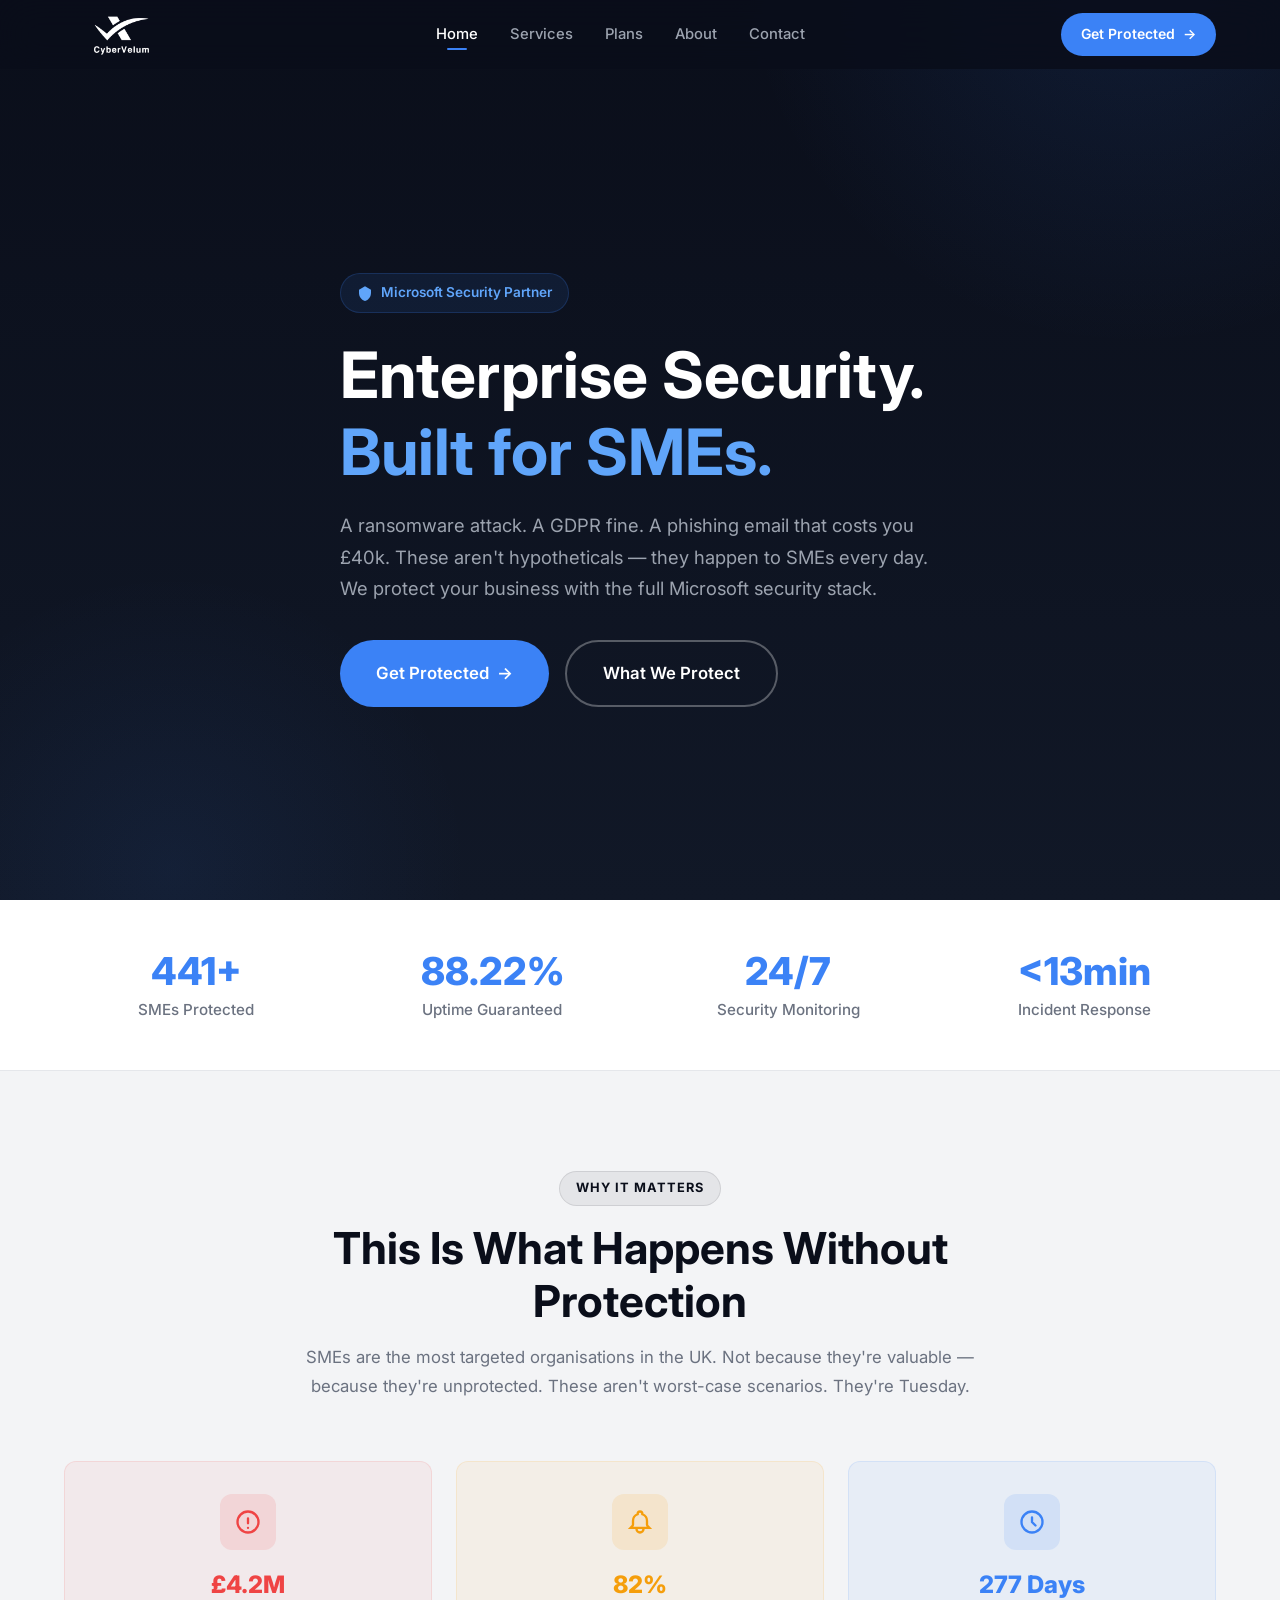
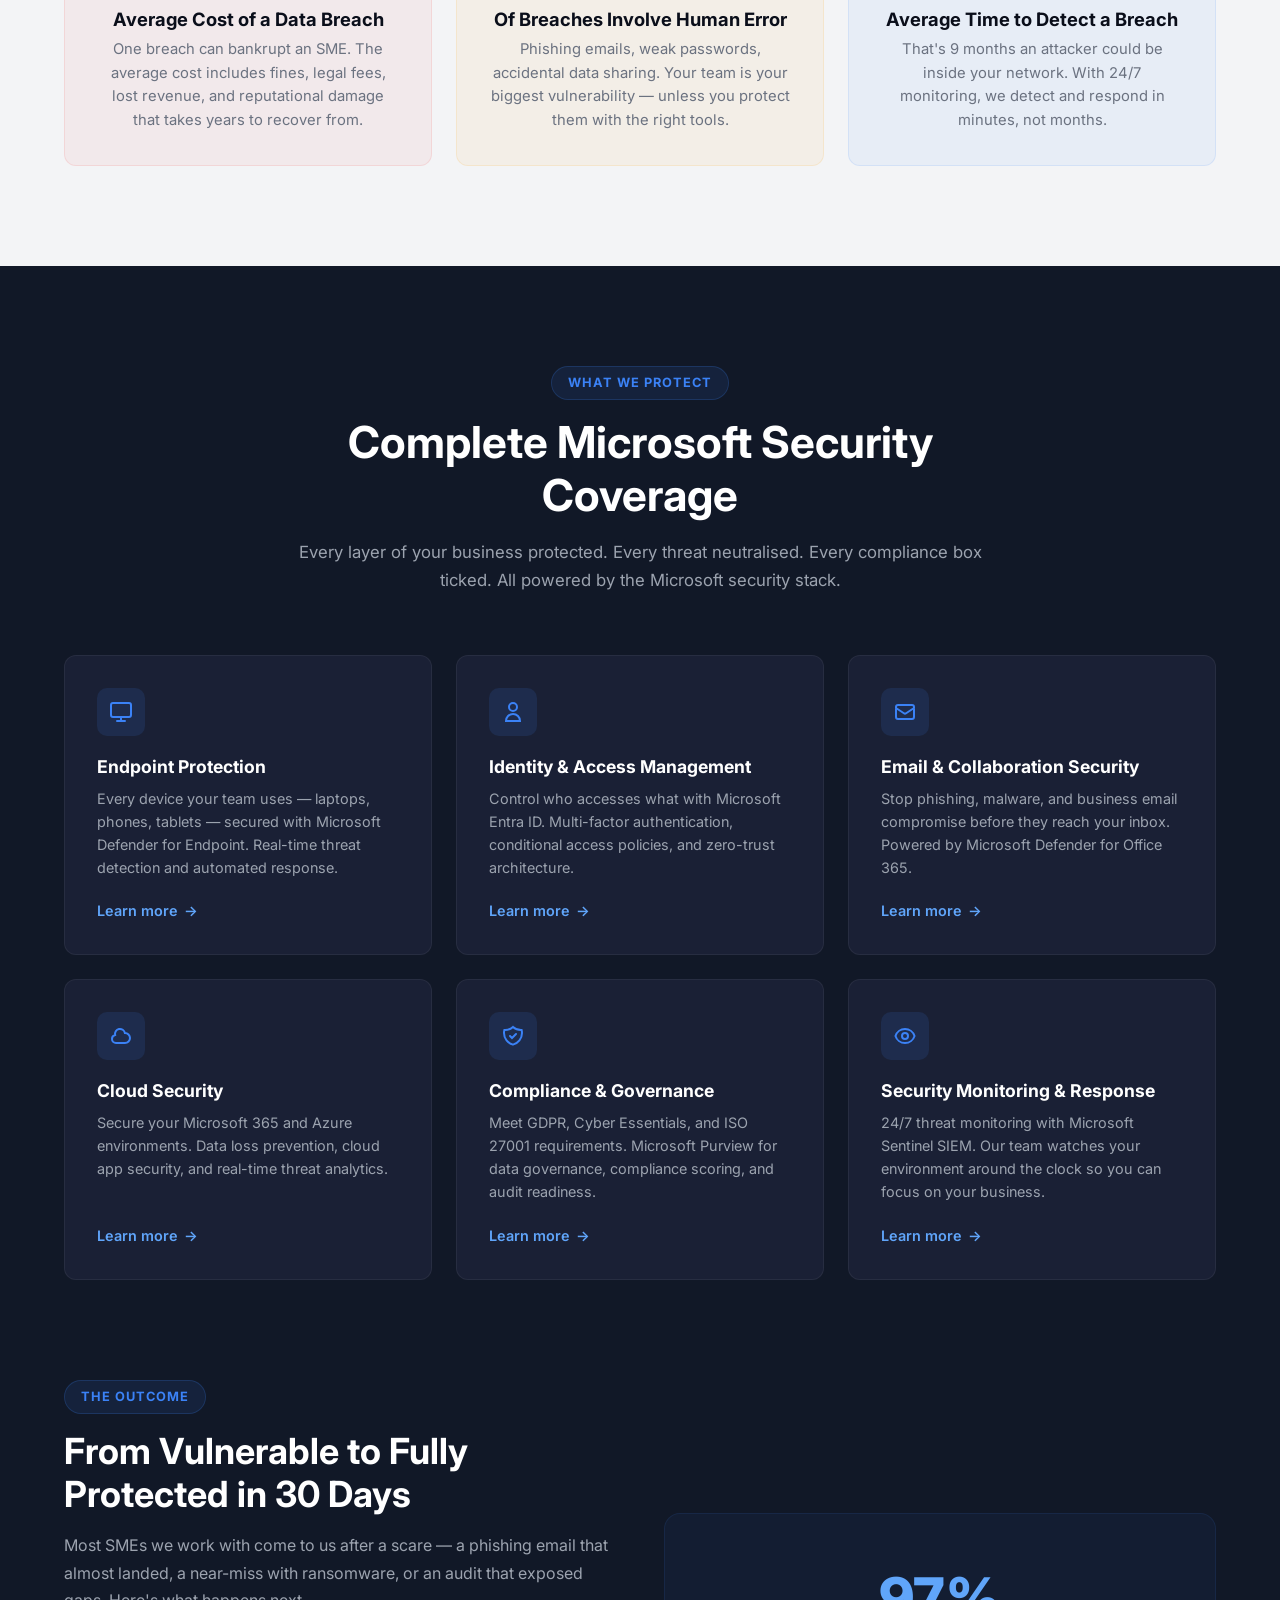
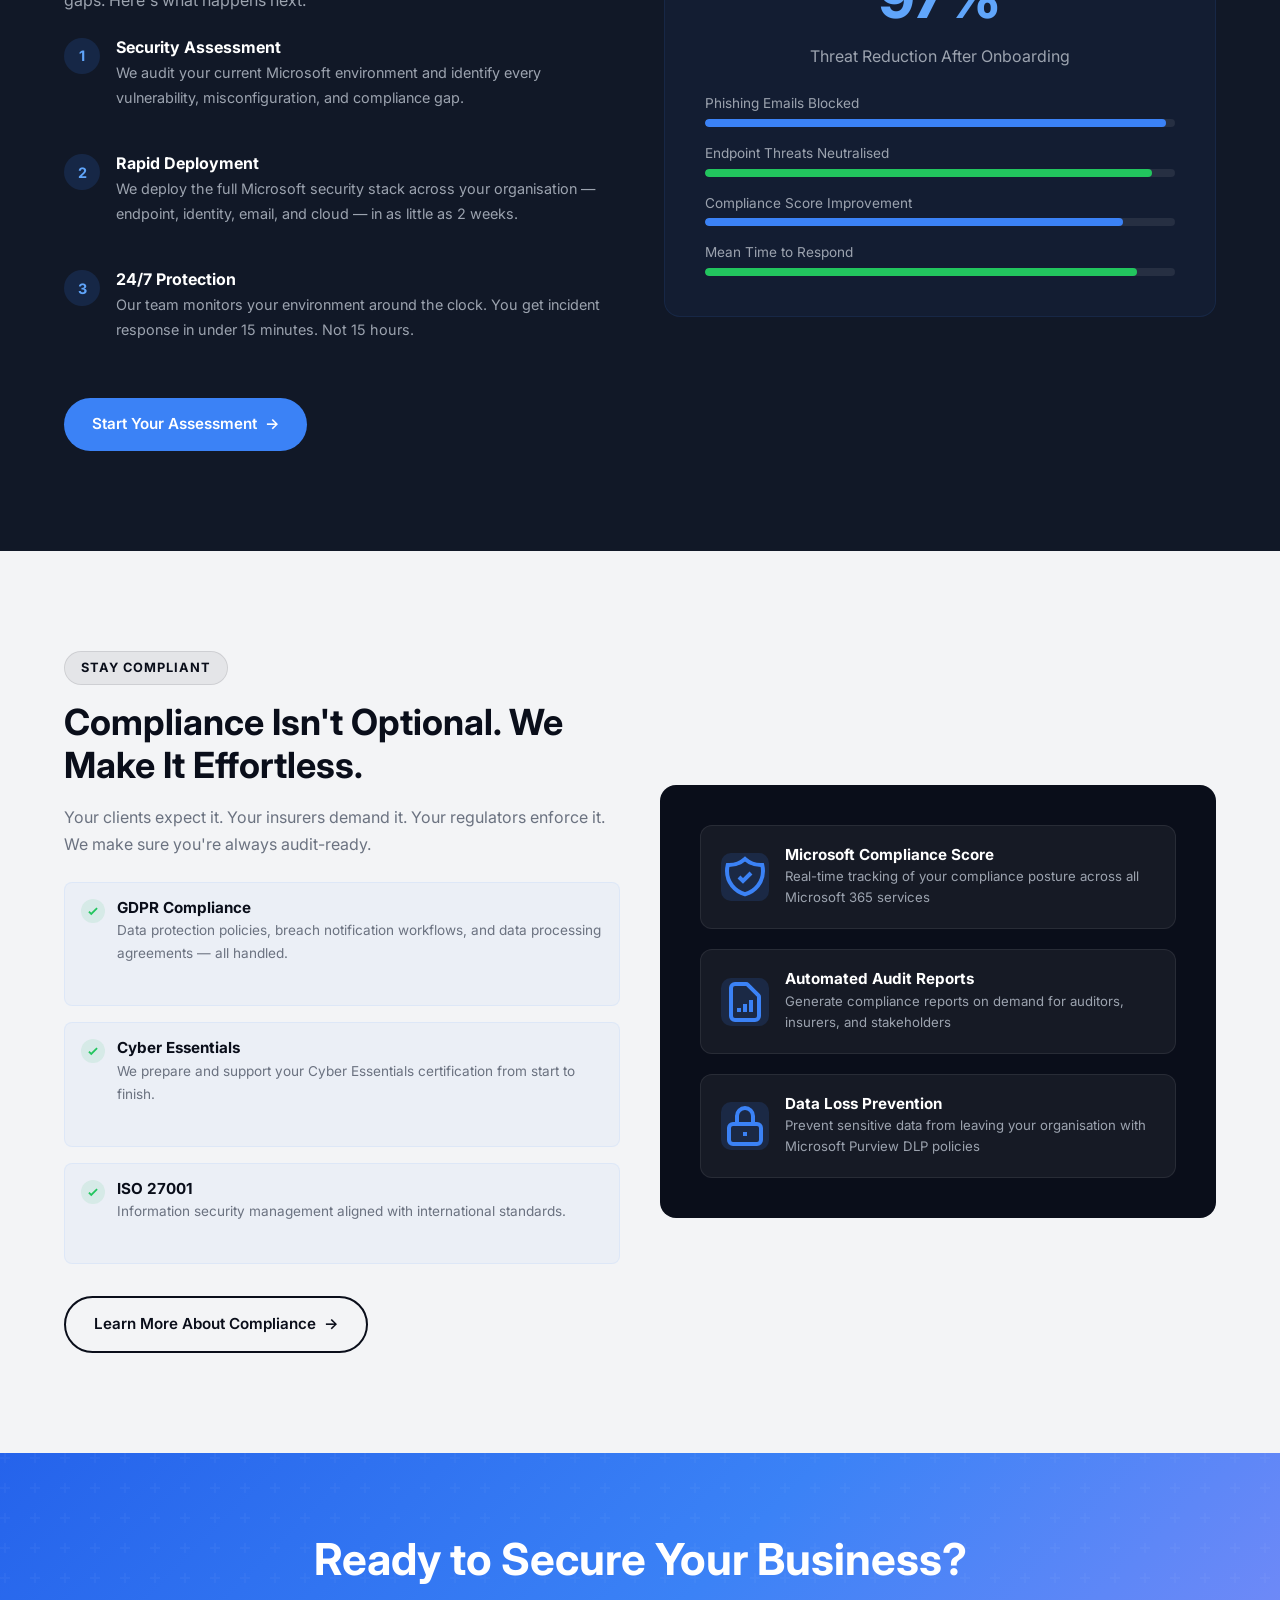
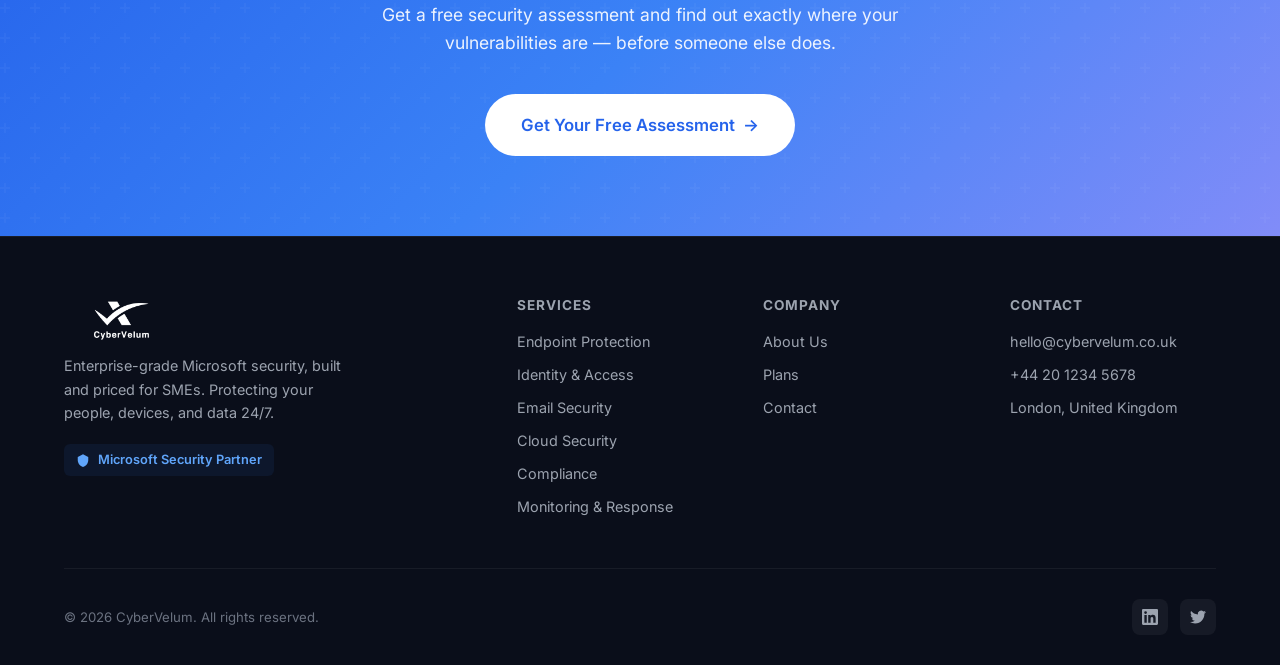
<file: index.html>
<!DOCTYPE html>
<html lang="en">
<head>
  <meta charset="UTF-8">
  <meta name="viewport" content="width=device-width, initial-scale=1.0">
  <title>CyberVelum — Enterprise Security Built for SMEs</title>
  <meta name="description" content="CyberVelum protects SMEs with the full Microsoft security stack. Endpoint protection, identity management, email security, and 24/7 monitoring.">
  <link rel="preconnect" href="https://fonts.googleapis.com">
  <link href="https://fonts.googleapis.com/css2?family=Inter:wght@400;500;600;700;800&display=swap" rel="stylesheet">
  <link rel="stylesheet" href="css/style.css">
  <link rel="icon" type="image/png" href="images/logo.png">
</head>
<body>

  <!-- NAVBAR -->
  <nav class="navbar">
    <div class="container">
      <a href="index.html" class="nav-logo">
        <img src="images/logo.png" alt="CyberVelum">
      </a>
      <div class="nav-links">
        <a href="index.html" class="active">Home</a>
        <a href="services.html">Services</a>
        <a href="plans.html">Plans</a>
        <a href="about.html">About</a>
        <a href="contact.html">Contact</a>
      </div>
      <div class="nav-cta">
        <a href="contact.html" class="btn btn-primary btn-sm">Get Protected <span class="arrow">&rarr;</span></a>
      </div>
      <button class="nav-toggle" aria-label="Toggle menu">
        <span></span><span></span><span></span>
      </button>
    </div>
  </nav>

  <!-- MOBILE MENU -->
  <div class="mobile-menu">
    <a href="index.html">Home</a>
    <a href="services.html">Services</a>
    <a href="plans.html">Plans</a>
    <a href="about.html">About</a>
    <a href="contact.html">Contact</a>
    <a href="contact.html" class="btn btn-primary" style="margin-top:16px">Get Protected &rarr;</a>
  </div>

  <!-- HERO -->
  <section class="hero">
    <div class="container">
      <div class="hero-badge">
        <svg viewBox="0 0 24 24" fill="currentColor" width="16" height="16"><path d="M12 2L3 7v5c0 5.55 3.84 10.74 9 12 5.16-1.26 9-6.45 9-12V7l-9-5z"/></svg>
        Microsoft Security Partner
      </div>
      <h1>Enterprise Security.<br><span>Built for SMEs.</span></h1>
      <p>A ransomware attack. A GDPR fine. A phishing email that costs you &pound;40k. These aren't hypotheticals &mdash; they happen to SMEs every day. We protect your business with the full Microsoft security stack.</p>
      <div class="hero-buttons">
        <a href="contact.html" class="btn btn-primary btn-lg">Get Protected <span class="arrow">&rarr;</span></a>
        <a href="services.html" class="btn btn-outline btn-lg">What We Protect</a>
      </div>
    </div>
  </section>

  <!-- STATS BAR -->
  <section class="stats-bar">
    <div class="container">
      <div class="stats-grid">
        <div class="stat-item fade-in">
          <h3 data-count="500" data-suffix="+">0</h3>
          <p>SMEs Protected</p>
        </div>
        <div class="stat-item fade-in fade-in-delay-1">
          <h3 data-count="99.9" data-suffix="%">0</h3>
          <p>Uptime Guaranteed</p>
        </div>
        <div class="stat-item fade-in fade-in-delay-2">
          <h3>24/7</h3>
          <p>Security Monitoring</p>
        </div>
        <div class="stat-item fade-in fade-in-delay-3">
          <h3 data-count="15" data-prefix="<" data-suffix="min">0</h3>
          <p>Incident Response</p>
        </div>
      </div>
    </div>
  </section>

  <!-- WHY IT MATTERS -->
  <section class="section section-light">
    <div class="container">
      <div class="section-header">
        <span class="section-badge section-badge-dark">Why It Matters</span>
        <h2>This Is What Happens Without Protection</h2>
        <p>SMEs are the most targeted organisations in the UK. Not because they're valuable &mdash; because they're unprotected. These aren't worst-case scenarios. They're Tuesday.</p>
      </div>
      <div class="threat-cards">
        <div class="threat-card threat-card-red fade-in">
          <div class="icon">
            <svg viewBox="0 0 24 24" fill="none" stroke="#ef4444" stroke-width="2" stroke-linecap="round"><path d="M12 9v4m0 4h.01M3 12a9 9 0 1118 0 9 9 0 01-18 0z"/></svg>
          </div>
          <div class="stat">&pound;4.2M</div>
          <h3>Average Cost of a Data Breach</h3>
          <p>One breach can bankrupt an SME. The average cost includes fines, legal fees, lost revenue, and reputational damage that takes years to recover from.</p>
        </div>
        <div class="threat-card threat-card-amber fade-in fade-in-delay-1">
          <div class="icon">
            <svg viewBox="0 0 24 24" fill="none" stroke="#f59e0b" stroke-width="2" stroke-linecap="round"><path d="M15 17h5l-1.405-1.405A2.032 2.032 0 0118 14.158V11a6.002 6.002 0 00-4-5.659V5a2 2 0 10-4 0v.341C7.67 6.165 6 8.388 6 11v3.159c0 .538-.214 1.055-.595 1.436L4 17h5m6 0v1a3 3 0 11-6 0v-1m6 0H9"/></svg>
          </div>
          <div class="stat">82%</div>
          <h3>Of Breaches Involve Human Error</h3>
          <p>Phishing emails, weak passwords, accidental data sharing. Your team is your biggest vulnerability &mdash; unless you protect them with the right tools.</p>
        </div>
        <div class="threat-card threat-card-blue fade-in fade-in-delay-2">
          <div class="icon">
            <svg viewBox="0 0 24 24" fill="none" stroke="#3b82f6" stroke-width="2" stroke-linecap="round"><path d="M12 8v4l3 3m6-3a9 9 0 11-18 0 9 9 0 0118 0z"/></svg>
          </div>
          <div class="stat">277 Days</div>
          <h3>Average Time to Detect a Breach</h3>
          <p>That's 9 months an attacker could be inside your network. With 24/7 monitoring, we detect and respond in minutes, not months.</p>
        </div>
      </div>
    </div>
  </section>

  <!-- WHAT WE PROTECT -->
  <section class="section section-dark">
    <div class="container">
      <div class="section-header">
        <span class="section-badge section-badge-blue">What We Protect</span>
        <h2>Complete Microsoft Security Coverage</h2>
        <p>Every layer of your business protected. Every threat neutralised. Every compliance box ticked. All powered by the Microsoft security stack.</p>
      </div>
      <div class="services-grid">
        <div class="service-card fade-in">
          <div class="icon">
            <svg viewBox="0 0 24 24" fill="none" stroke="#3b82f6" stroke-width="2" stroke-linecap="round"><rect x="2" y="3" width="20" height="14" rx="2"/><path d="M8 21h8m-4-4v4"/></svg>
          </div>
          <h3>Endpoint Protection</h3>
          <p>Every device your team uses &mdash; laptops, phones, tablets &mdash; secured with Microsoft Defender for Endpoint. Real-time threat detection and automated response.</p>
          <a href="services/endpoint-protection.html" class="card-link">Learn more <span class="arrow">&rarr;</span></a>
        </div>
        <div class="service-card fade-in fade-in-delay-1">
          <div class="icon">
            <svg viewBox="0 0 24 24" fill="none" stroke="#3b82f6" stroke-width="2" stroke-linecap="round"><path d="M16 7a4 4 0 11-8 0 4 4 0 018 0zm-4 7a7 7 0 00-7 7h14a7 7 0 00-7-7z"/></svg>
          </div>
          <h3>Identity &amp; Access Management</h3>
          <p>Control who accesses what with Microsoft Entra ID. Multi-factor authentication, conditional access policies, and zero-trust architecture.</p>
          <a href="services/identity-access.html" class="card-link">Learn more <span class="arrow">&rarr;</span></a>
        </div>
        <div class="service-card fade-in fade-in-delay-2">
          <div class="icon">
            <svg viewBox="0 0 24 24" fill="none" stroke="#3b82f6" stroke-width="2" stroke-linecap="round"><path d="M3 8l7.89 5.26a2 2 0 002.22 0L21 8M5 19h14a2 2 0 002-2V7a2 2 0 00-2-2H5a2 2 0 00-2 2v10a2 2 0 002 2z"/></svg>
          </div>
          <h3>Email &amp; Collaboration Security</h3>
          <p>Stop phishing, malware, and business email compromise before they reach your inbox. Powered by Microsoft Defender for Office 365.</p>
          <a href="services/email-security.html" class="card-link">Learn more <span class="arrow">&rarr;</span></a>
        </div>
        <div class="service-card fade-in">
          <div class="icon">
            <svg viewBox="0 0 24 24" fill="none" stroke="#3b82f6" stroke-width="2" stroke-linecap="round"><path d="M3 15a4 4 0 004 4h9a5 5 0 10-.1-9.999 5.002 5.002 0 10-9.78 2.096A4.001 4.001 0 003 15z"/></svg>
          </div>
          <h3>Cloud Security</h3>
          <p>Secure your Microsoft 365 and Azure environments. Data loss prevention, cloud app security, and real-time threat analytics.</p>
          <a href="services/cloud-security.html" class="card-link">Learn more <span class="arrow">&rarr;</span></a>
        </div>
        <div class="service-card fade-in fade-in-delay-1">
          <div class="icon">
            <svg viewBox="0 0 24 24" fill="none" stroke="#3b82f6" stroke-width="2" stroke-linecap="round"><path d="M9 12l2 2 4-4m5.618-4.016A11.955 11.955 0 0112 2.944a11.955 11.955 0 01-8.618 3.04A12.02 12.02 0 003 9c0 5.591 3.824 10.29 9 11.622 5.176-1.332 9-6.03 9-11.622 0-1.042-.133-2.052-.382-3.016z"/></svg>
          </div>
          <h3>Compliance &amp; Governance</h3>
          <p>Meet GDPR, Cyber Essentials, and ISO 27001 requirements. Microsoft Purview for data governance, compliance scoring, and audit readiness.</p>
          <a href="services/compliance.html" class="card-link">Learn more <span class="arrow">&rarr;</span></a>
        </div>
        <div class="service-card fade-in fade-in-delay-2">
          <div class="icon">
            <svg viewBox="0 0 24 24" fill="none" stroke="#3b82f6" stroke-width="2" stroke-linecap="round"><path d="M15 12a3 3 0 11-6 0 3 3 0 016 0z"/><path d="M2.458 12C3.732 7.943 7.523 5 12 5c4.478 0 8.268 2.943 9.542 7-1.274 4.057-5.064 7-9.542 7-4.477 0-8.268-2.943-9.542-7z"/></svg>
          </div>
          <h3>Security Monitoring &amp; Response</h3>
          <p>24/7 threat monitoring with Microsoft Sentinel SIEM. Our team watches your environment around the clock so you can focus on your business.</p>
          <a href="services/monitoring.html" class="card-link">Learn more <span class="arrow">&rarr;</span></a>
        </div>
      </div>
    </div>
  </section>

  <!-- OUTCOME STORY -->
  <section class="section section-dark" style="padding-top:0">
    <div class="container">
      <div class="outcome-grid" style="display:grid;grid-template-columns:1fr 1fr;gap:48px;align-items:center">
        <div class="outcome-content">
          <span class="section-badge section-badge-blue" style="margin-bottom:16px;display:inline-block">The Outcome</span>
          <h2>From Vulnerable to Fully Protected in 30 Days</h2>
          <p>Most SMEs we work with come to us after a scare &mdash; a phishing email that almost landed, a near-miss with ransomware, or an audit that exposed gaps. Here's what happens next.</p>
          <div class="outcome-steps">
            <div class="outcome-step">
              <div class="step-num">1</div>
              <div>
                <h4>Security Assessment</h4>
                <p>We audit your current Microsoft environment and identify every vulnerability, misconfiguration, and compliance gap.</p>
              </div>
            </div>
            <div class="outcome-step">
              <div class="step-num">2</div>
              <div>
                <h4>Rapid Deployment</h4>
                <p>We deploy the full Microsoft security stack across your organisation &mdash; endpoint, identity, email, and cloud &mdash; in as little as 2 weeks.</p>
              </div>
            </div>
            <div class="outcome-step">
              <div class="step-num">3</div>
              <div>
                <h4>24/7 Protection</h4>
                <p>Our team monitors your environment around the clock. You get incident response in under 15 minutes. Not 15 hours.</p>
              </div>
            </div>
          </div>
          <a href="contact.html" class="btn btn-primary">Start Your Assessment <span class="arrow">&rarr;</span></a>
        </div>
        <div class="outcome-visual">
          <div class="outcome-metric">
            <div class="big-num">97%</div>
            <p>Threat Reduction After Onboarding</p>
          </div>
          <div class="outcome-bars">
            <div class="outcome-bar">
              <label>Phishing Emails Blocked</label>
              <div class="bar"><div class="bar-fill bar-fill-blue" style="width:98%"></div></div>
            </div>
            <div class="outcome-bar">
              <label>Endpoint Threats Neutralised</label>
              <div class="bar"><div class="bar-fill bar-fill-green" style="width:95%"></div></div>
            </div>
            <div class="outcome-bar">
              <label>Compliance Score Improvement</label>
              <div class="bar"><div class="bar-fill bar-fill-blue" style="width:89%"></div></div>
            </div>
            <div class="outcome-bar">
              <label>Mean Time to Respond</label>
              <div class="bar"><div class="bar-fill bar-fill-green" style="width:92%"></div></div>
            </div>
          </div>
        </div>
      </div>
    </div>
  </section>

  <!-- COMPLIANCE SECTION -->
  <section class="section section-light">
    <div class="container">
      <div class="compliance-grid">
        <div class="compliance-content">
          <span class="section-badge section-badge-dark" style="margin-bottom:16px;display:inline-block">Stay Compliant</span>
          <h2>Compliance Isn't Optional. We Make It Effortless.</h2>
          <p>Your clients expect it. Your insurers demand it. Your regulators enforce it. We make sure you're always audit-ready.</p>
          <div class="compliance-list">
            <div class="compliance-item">
              <div class="check"><svg viewBox="0 0 24 24" fill="none" stroke="#22c55e" stroke-width="3"><path d="M5 13l4 4L19 7"/></svg></div>
              <div>
                <h4>GDPR Compliance</h4>
                <p>Data protection policies, breach notification workflows, and data processing agreements &mdash; all handled.</p>
              </div>
            </div>
            <div class="compliance-item">
              <div class="check"><svg viewBox="0 0 24 24" fill="none" stroke="#22c55e" stroke-width="3"><path d="M5 13l4 4L19 7"/></svg></div>
              <div>
                <h4>Cyber Essentials</h4>
                <p>We prepare and support your Cyber Essentials certification from start to finish.</p>
              </div>
            </div>
            <div class="compliance-item">
              <div class="check"><svg viewBox="0 0 24 24" fill="none" stroke="#22c55e" stroke-width="3"><path d="M5 13l4 4L19 7"/></svg></div>
              <div>
                <h4>ISO 27001</h4>
                <p>Information security management aligned with international standards.</p>
              </div>
            </div>
          </div>
          <a href="services/compliance.html" class="btn btn-outline-dark">Learn More About Compliance <span class="arrow">&rarr;</span></a>
        </div>
        <div class="compliance-visual">
          <div class="compliance-badge-card">
            <div class="badge-icon"><svg viewBox="0 0 24 24" fill="none" stroke="#3b82f6" stroke-width="2"><path d="M9 12l2 2 4-4m5.618-4.016A11.955 11.955 0 0112 2.944a11.955 11.955 0 01-8.618 3.04A12.02 12.02 0 003 9c0 5.591 3.824 10.29 9 11.622 5.176-1.332 9-6.03 9-11.622 0-1.042-.133-2.052-.382-3.016z"/></svg></div>
            <div>
              <h4>Microsoft Compliance Score</h4>
              <p>Real-time tracking of your compliance posture across all Microsoft 365 services</p>
            </div>
          </div>
          <div class="compliance-badge-card">
            <div class="badge-icon"><svg viewBox="0 0 24 24" fill="none" stroke="#3b82f6" stroke-width="2"><path d="M9 17v-2m3 2v-4m3 4v-6m2 10H7a2 2 0 01-2-2V5a2 2 0 012-2h5.586a1 1 0 01.707.293l5.414 5.414a1 1 0 01.293.707V19a2 2 0 01-2 2z"/></svg></div>
            <div>
              <h4>Automated Audit Reports</h4>
              <p>Generate compliance reports on demand for auditors, insurers, and stakeholders</p>
            </div>
          </div>
          <div class="compliance-badge-card">
            <div class="badge-icon"><svg viewBox="0 0 24 24" fill="none" stroke="#3b82f6" stroke-width="2"><path d="M12 15v2m-6 4h12a2 2 0 002-2v-6a2 2 0 00-2-2H6a2 2 0 00-2 2v6a2 2 0 002 2zm10-10V7a4 4 0 00-8 0v4h8z"/></svg></div>
            <div>
              <h4>Data Loss Prevention</h4>
              <p>Prevent sensitive data from leaving your organisation with Microsoft Purview DLP policies</p>
            </div>
          </div>
        </div>
      </div>
    </div>
  </section>

  <!-- CTA BANNER -->
  <section class="cta-banner">
    <div class="container">
      <h2>Ready to Secure Your Business?</h2>
      <p>Get a free security assessment and find out exactly where your vulnerabilities are &mdash; before someone else does.</p>
      <a href="contact.html" class="btn btn-primary btn-lg">Get Your Free Assessment <span class="arrow">&rarr;</span></a>
    </div>
  </section>

  <!-- FOOTER -->
  <footer class="footer">
    <div class="container">
      <div class="footer-grid">
        <div class="footer-brand">
          <a href="index.html" class="nav-logo">
            <img src="images/logo.png" alt="CyberVelum">
          </a>
          <p>Enterprise-grade Microsoft security, built and priced for SMEs. Protecting your people, devices, and data 24/7.</p>
          <div class="ms-partner-badge">
            <svg viewBox="0 0 24 24" fill="currentColor" width="14" height="14"><path d="M12 2L3 7v5c0 5.55 3.84 10.74 9 12 5.16-1.26 9-6.45 9-12V7l-9-5z"/></svg>
            Microsoft Security Partner
          </div>
        </div>
        <div class="footer-col">
          <h4>Services</h4>
          <a href="services/endpoint-protection.html">Endpoint Protection</a>
          <a href="services/identity-access.html">Identity &amp; Access</a>
          <a href="services/email-security.html">Email Security</a>
          <a href="services/cloud-security.html">Cloud Security</a>
          <a href="services/compliance.html">Compliance</a>
          <a href="services/monitoring.html">Monitoring &amp; Response</a>
        </div>
        <div class="footer-col">
          <h4>Company</h4>
          <a href="about.html">About Us</a>
          <a href="plans.html">Plans</a>
          <a href="contact.html">Contact</a>
        </div>
        <div class="footer-col">
          <h4>Contact</h4>
          <a href="mailto:hello@cybervelum.co.uk">hello@cybervelum.co.uk</a>
          <a href="tel:+442012345678">+44 20 1234 5678</a>
          <a>London, United Kingdom</a>
        </div>
      </div>
      <div class="footer-bottom">
        <p>&copy; 2026 CyberVelum. All rights reserved.</p>
        <div class="footer-social">
          <a href="#" aria-label="LinkedIn"><svg viewBox="0 0 24 24"><path d="M20.447 20.452h-3.554v-5.569c0-1.328-.027-3.037-1.852-3.037-1.853 0-2.136 1.445-2.136 2.939v5.667H9.351V9h3.414v1.561h.046c.477-.9 1.637-1.85 3.37-1.85 3.601 0 4.267 2.37 4.267 5.455v6.286zM5.337 7.433a2.062 2.062 0 01-2.063-2.065 2.064 2.064 0 112.063 2.065zm1.782 13.019H3.555V9h3.564v11.452zM22.225 0H1.771C.792 0 0 .774 0 1.729v20.542C0 23.227.792 24 1.771 24h20.451C23.2 24 24 23.227 24 22.271V1.729C24 .774 23.2 0 22.222 0h.003z"/></svg></a>
          <a href="#" aria-label="Twitter"><svg viewBox="0 0 24 24"><path d="M23.953 4.57a10 10 0 01-2.825.775 4.958 4.958 0 002.163-2.723c-.951.555-2.005.959-3.127 1.184a4.92 4.92 0 00-8.384 4.482C7.69 8.095 4.067 6.13 1.64 3.162a4.822 4.822 0 00-.666 2.475c0 1.71.87 3.213 2.188 4.096a4.904 4.904 0 01-2.228-.616v.06a4.923 4.923 0 003.946 4.827 4.996 4.996 0 01-2.212.085 4.936 4.936 0 004.604 3.417 9.867 9.867 0 01-6.102 2.105c-.39 0-.779-.023-1.17-.067a13.995 13.995 0 007.557 2.209c9.053 0 13.998-7.496 13.998-13.985 0-.21 0-.42-.015-.63A9.935 9.935 0 0024 4.59z"/></svg></a>
        </div>
      </div>
    </div>
  </footer>

  <script src="js/main.js"></script>
</body>
</html>
</file>
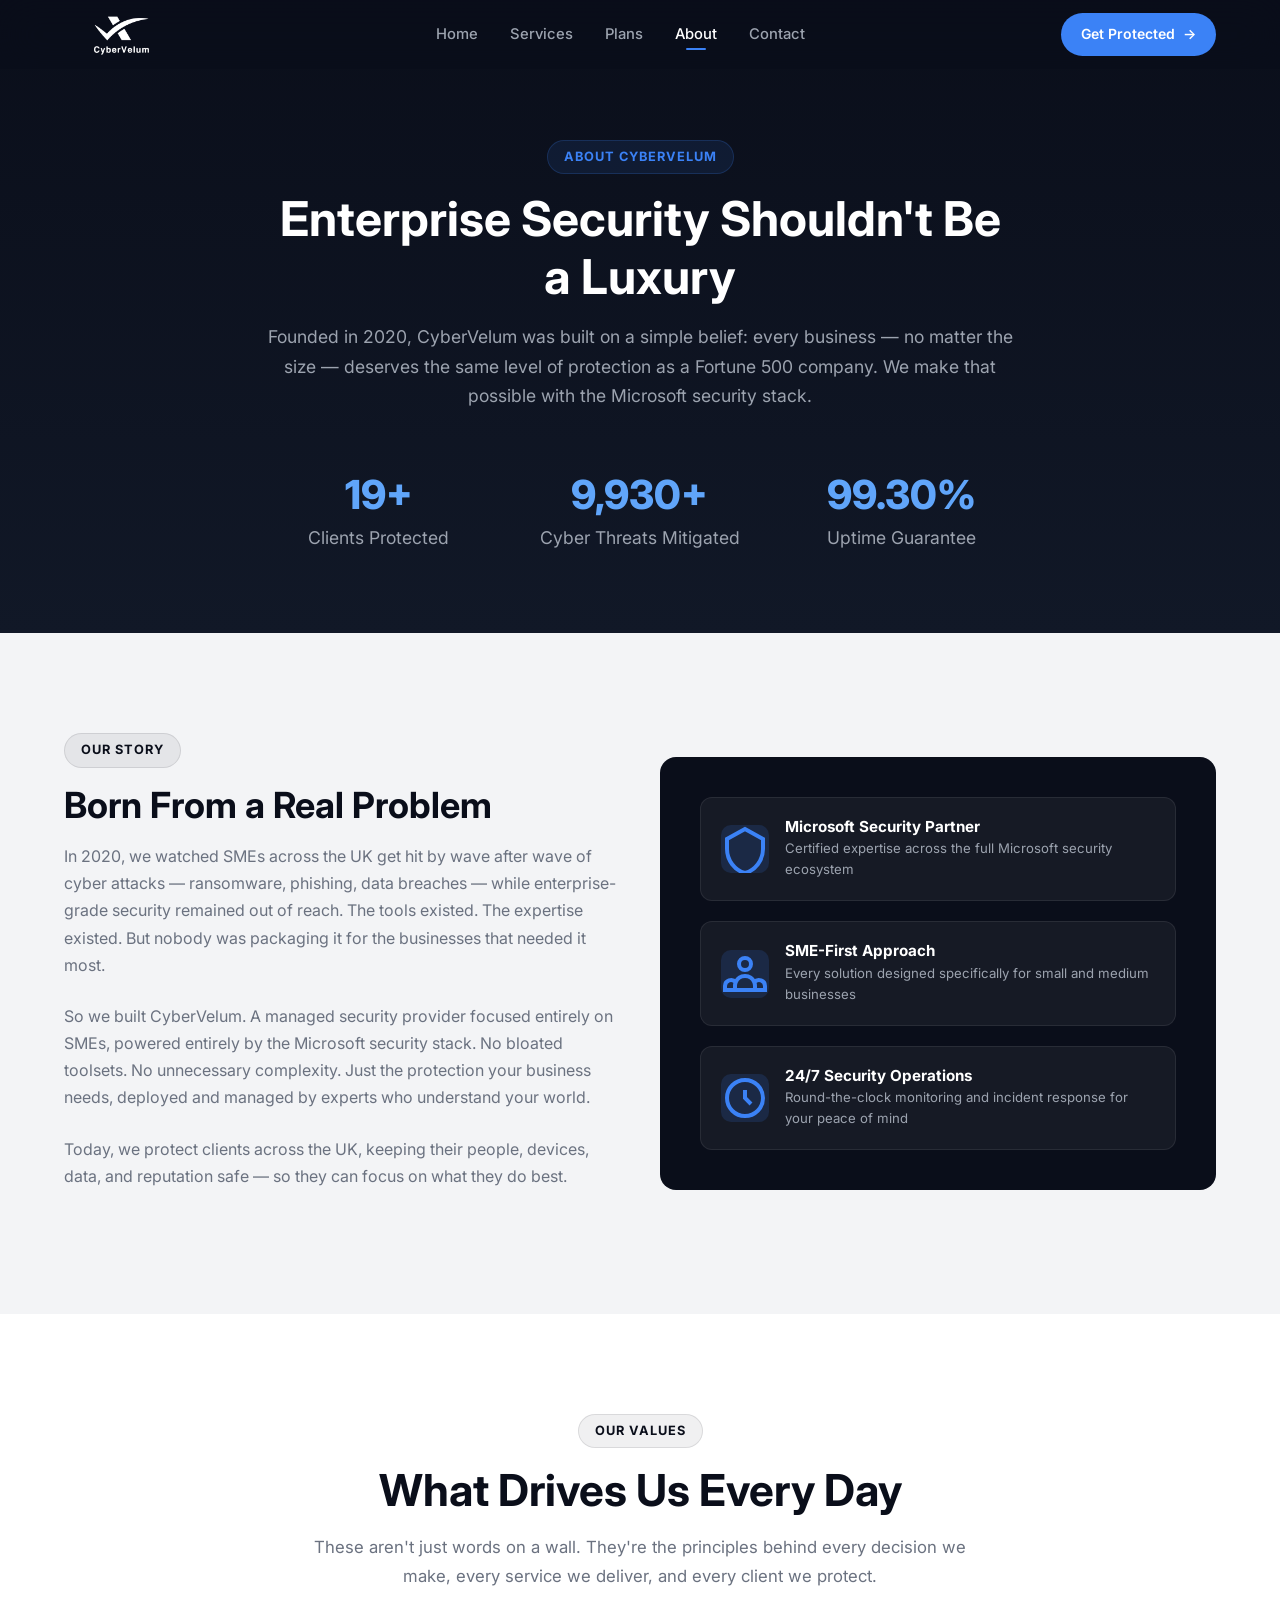
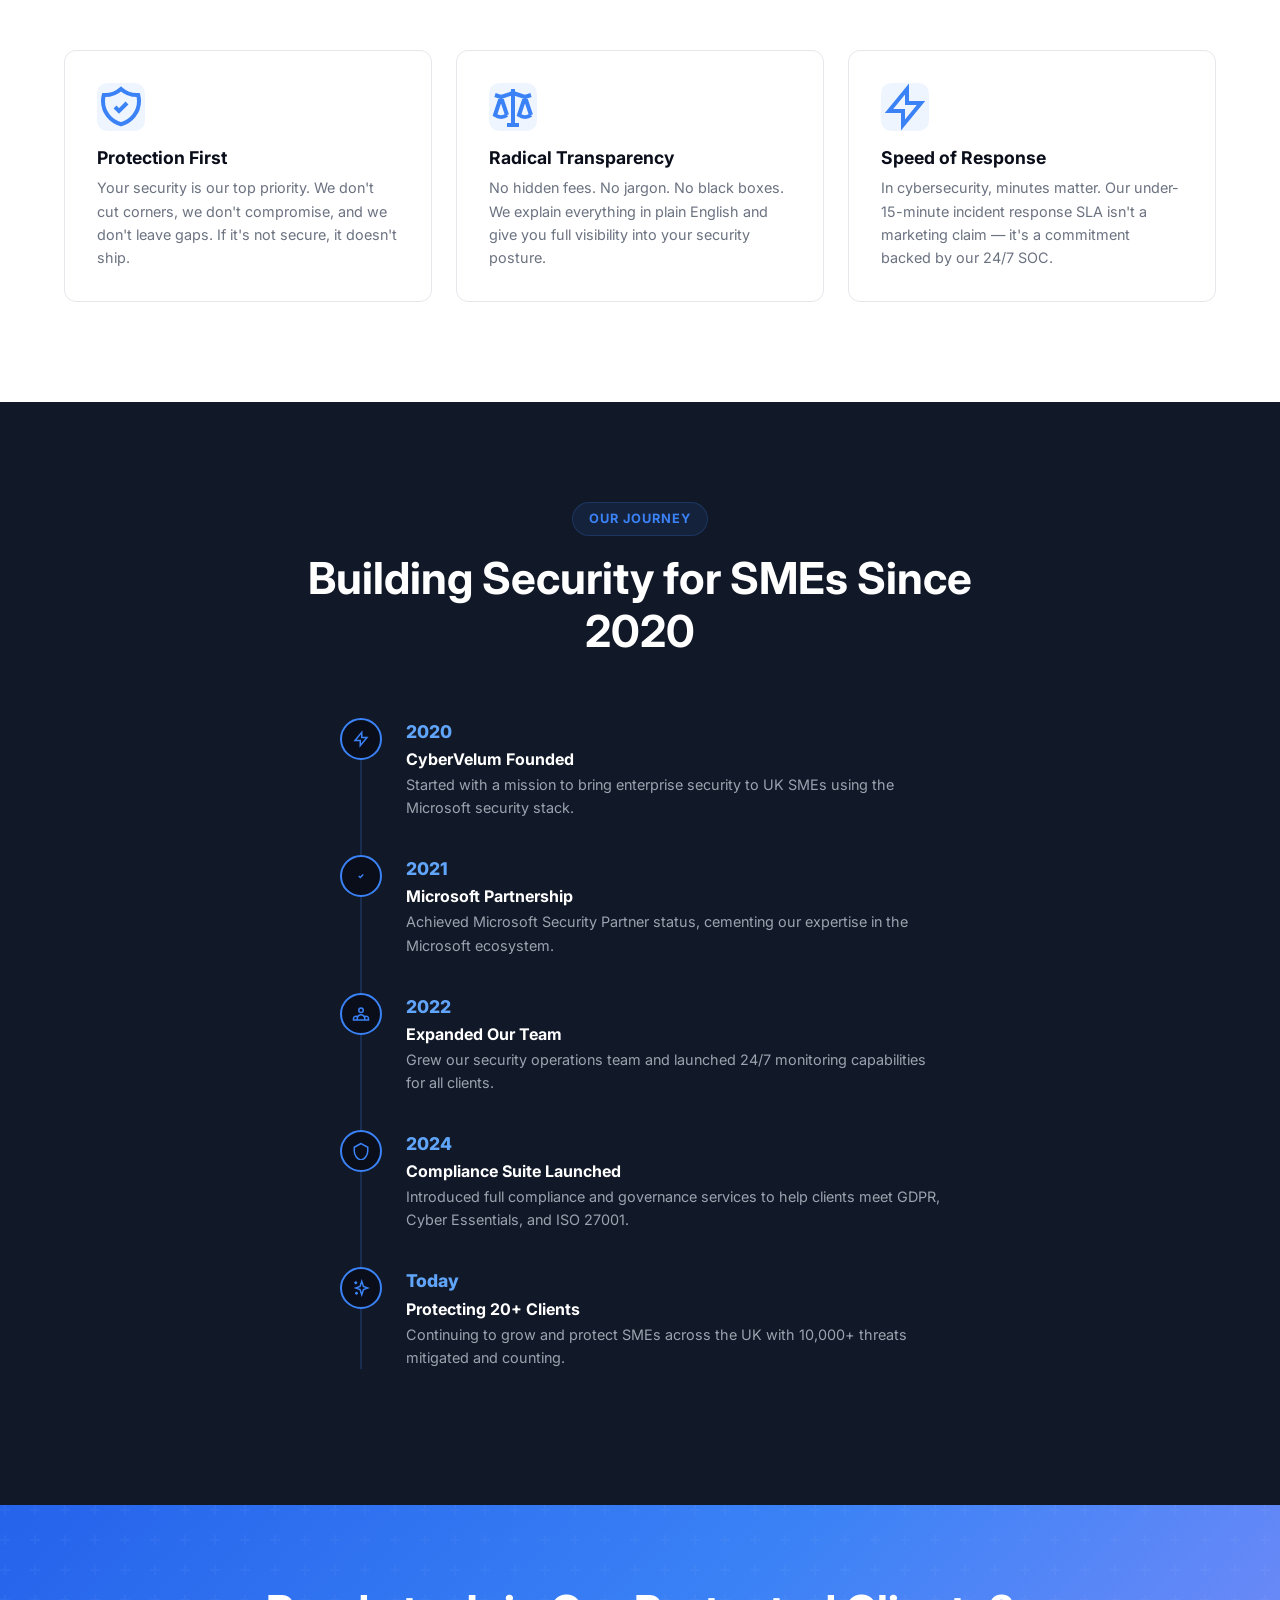
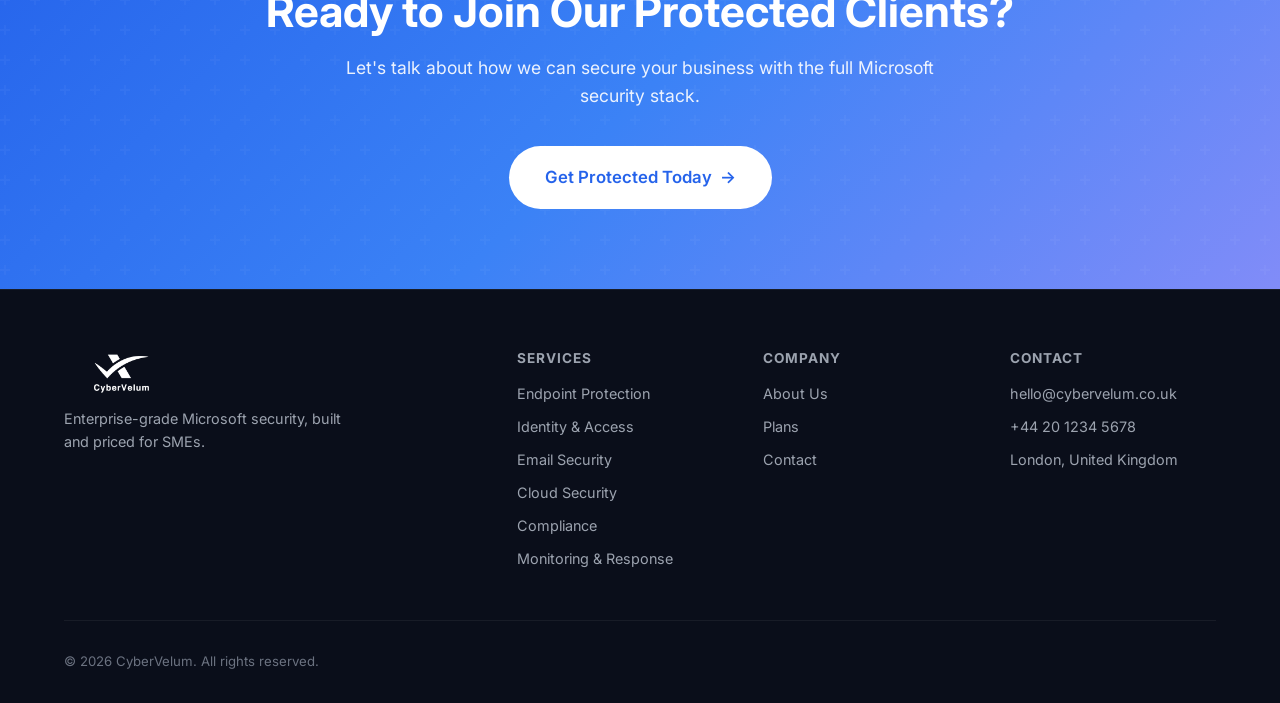
<file: about.html>
<!DOCTYPE html>
<html lang="en">
<head>
  <meta charset="UTF-8">
  <meta name="viewport" content="width=device-width, initial-scale=1.0">
  <title>About Us — CyberVelum</title>
  <meta name="description" content="CyberVelum was founded in 2020 to bring enterprise-grade Microsoft security to SMEs. Learn about our mission, values, and team.">
  <link rel="preconnect" href="https://fonts.googleapis.com">
  <link href="https://fonts.googleapis.com/css2?family=Inter:wght@400;500;600;700;800&display=swap" rel="stylesheet">
  <link rel="stylesheet" href="css/style.css">
  <link rel="icon" type="image/png" href="images/logo.png">
</head>
<body>

  <!-- NAVBAR -->
  <nav class="navbar">
    <div class="container">
      <a href="index.html" class="nav-logo">
        <img src="images/logo.png" alt="CyberVelum">
      </a>
      <div class="nav-links">
        <a href="index.html">Home</a>
        <a href="services.html">Services</a>
        <a href="plans.html">Plans</a>
        <a href="about.html" class="active">About</a>
        <a href="contact.html">Contact</a>
      </div>
      <div class="nav-cta">
        <a href="contact.html" class="btn btn-primary btn-sm">Get Protected <span class="arrow">&rarr;</span></a>
      </div>
      <button class="nav-toggle" aria-label="Toggle menu"><span></span><span></span><span></span></button>
    </div>
  </nav>
  <div class="mobile-menu">
    <a href="index.html">Home</a>
    <a href="services.html">Services</a>
    <a href="plans.html">Plans</a>
    <a href="about.html">About</a>
    <a href="contact.html">Contact</a>
    <a href="contact.html" class="btn btn-primary" style="margin-top:16px">Get Protected &rarr;</a>
  </div>

  <!-- ABOUT HERO -->
  <section class="about-hero">
    <div class="container">
      <span class="section-badge section-badge-blue" style="margin-bottom:16px;display:inline-block">About CyberVelum</span>
      <h1>Enterprise Security Shouldn't Be a Luxury</h1>
      <p>Founded in 2020, CyberVelum was built on a simple belief: every business &mdash; no matter the size &mdash; deserves the same level of protection as a Fortune 500 company. We make that possible with the Microsoft security stack.</p>

      <div class="about-stats">
        <div class="about-stat fade-in">
          <h3 data-count="20" data-suffix="+">0</h3>
          <p>Clients Protected</p>
        </div>
        <div class="about-stat fade-in fade-in-delay-1">
          <h3 data-count="10000" data-suffix="+">0</h3>
          <p>Cyber Threats Mitigated</p>
        </div>
        <div class="about-stat fade-in fade-in-delay-2">
          <h3 data-count="99.99" data-suffix="%">0</h3>
          <p>Uptime Guarantee</p>
        </div>
      </div>
    </div>
  </section>

  <!-- OUR STORY -->
  <section class="section section-light">
    <div class="container">
      <div class="compliance-grid">
        <div class="compliance-content">
          <span class="section-badge section-badge-dark" style="margin-bottom:16px;display:inline-block">Our Story</span>
          <h2>Born From a Real Problem</h2>
          <p>In 2020, we watched SMEs across the UK get hit by wave after wave of cyber attacks &mdash; ransomware, phishing, data breaches &mdash; while enterprise-grade security remained out of reach. The tools existed. The expertise existed. But nobody was packaging it for the businesses that needed it most.</p>
          <p>So we built CyberVelum. A managed security provider focused entirely on SMEs, powered entirely by the Microsoft security stack. No bloated toolsets. No unnecessary complexity. Just the protection your business needs, deployed and managed by experts who understand your world.</p>
          <p style="margin-top:20px">Today, we protect clients across the UK, keeping their people, devices, data, and reputation safe &mdash; so they can focus on what they do best.</p>
        </div>
        <div class="compliance-visual">
          <div class="compliance-badge-card">
            <div class="badge-icon"><svg viewBox="0 0 24 24" fill="none" stroke="#3b82f6" stroke-width="2"><path d="M12 2L3 7v5c0 5.55 3.84 10.74 9 12 5.16-1.26 9-6.45 9-12V7l-9-5z"/></svg></div>
            <div>
              <h4>Microsoft Security Partner</h4>
              <p>Certified expertise across the full Microsoft security ecosystem</p>
            </div>
          </div>
          <div class="compliance-badge-card">
            <div class="badge-icon"><svg viewBox="0 0 24 24" fill="none" stroke="#3b82f6" stroke-width="2"><path d="M17 20h5v-2a3 3 0 00-5.356-1.857M17 20H7m10 0v-2c0-.656-.126-1.283-.356-1.857M7 20H2v-2a3 3 0 015.356-1.857M7 20v-2c0-.656.126-1.283.356-1.857m0 0a5.002 5.002 0 019.288 0M15 7a3 3 0 11-6 0 3 3 0 016 0z"/></svg></div>
            <div>
              <h4>SME-First Approach</h4>
              <p>Every solution designed specifically for small and medium businesses</p>
            </div>
          </div>
          <div class="compliance-badge-card">
            <div class="badge-icon"><svg viewBox="0 0 24 24" fill="none" stroke="#3b82f6" stroke-width="2"><path d="M12 8v4l3 3m6-3a9 9 0 11-18 0 9 9 0 0118 0z"/></svg></div>
            <div>
              <h4>24/7 Security Operations</h4>
              <p>Round-the-clock monitoring and incident response for your peace of mind</p>
            </div>
          </div>
        </div>
      </div>
    </div>
  </section>

  <!-- OUR VALUES -->
  <section class="section section-white">
    <div class="container">
      <div class="section-header">
        <span class="section-badge section-badge-dark">Our Values</span>
        <h2>What Drives Us Every Day</h2>
        <p>These aren't just words on a wall. They're the principles behind every decision we make, every service we deliver, and every client we protect.</p>
      </div>
      <div class="values-grid">
        <div class="value-card fade-in">
          <div class="icon">
            <svg viewBox="0 0 24 24" fill="none" stroke="#3b82f6" stroke-width="2"><path d="M9 12l2 2 4-4m5.618-4.016A11.955 11.955 0 0112 2.944a11.955 11.955 0 01-8.618 3.04A12.02 12.02 0 003 9c0 5.591 3.824 10.29 9 11.622 5.176-1.332 9-6.03 9-11.622 0-1.042-.133-2.052-.382-3.016z"/></svg>
          </div>
          <h3>Protection First</h3>
          <p>Your security is our top priority. We don't cut corners, we don't compromise, and we don't leave gaps. If it's not secure, it doesn't ship.</p>
        </div>
        <div class="value-card fade-in fade-in-delay-1">
          <div class="icon">
            <svg viewBox="0 0 24 24" fill="none" stroke="#3b82f6" stroke-width="2"><path d="M3 6l3 1m0 0l-3 9a5.002 5.002 0 006.001 0M6 7l3 9M6 7l6-2m6 2l3-1m-3 1l-3 9a5.002 5.002 0 006.001 0M18 7l3 9m-3-9l-6-2m0-2v2m0 16V5m0 16H9m3 0h3"/></svg>
          </div>
          <h3>Radical Transparency</h3>
          <p>No hidden fees. No jargon. No black boxes. We explain everything in plain English and give you full visibility into your security posture.</p>
        </div>
        <div class="value-card fade-in fade-in-delay-2">
          <div class="icon">
            <svg viewBox="0 0 24 24" fill="none" stroke="#3b82f6" stroke-width="2"><path d="M13 10V3L4 14h7v7l9-11h-7z"/></svg>
          </div>
          <h3>Speed of Response</h3>
          <p>In cybersecurity, minutes matter. Our under-15-minute incident response SLA isn't a marketing claim &mdash; it's a commitment backed by our 24/7 SOC.</p>
        </div>
      </div>
    </div>
  </section>

  <!-- JOURNEY / TIMELINE -->
  <section class="section section-dark">
    <div class="container">
      <div class="section-header">
        <span class="section-badge section-badge-blue">Our Journey</span>
        <h2>Building Security for SMEs Since 2020</h2>
      </div>
      <div class="timeline">
        <div class="timeline-item fade-in">
          <div class="dot"><svg viewBox="0 0 24 24" fill="none" stroke="#3b82f6" stroke-width="2"><path d="M13 10V3L4 14h7v7l9-11h-7z"/></svg></div>
          <div>
            <div class="year">2020</div>
            <h4>CyberVelum Founded</h4>
            <p>Started with a mission to bring enterprise security to UK SMEs using the Microsoft security stack.</p>
          </div>
        </div>
        <div class="timeline-item fade-in fade-in-delay-1">
          <div class="dot"><svg viewBox="0 0 24 24" fill="none" stroke="#3b82f6" stroke-width="2"><path d="M9 12l2 2 4-4"/></svg></div>
          <div>
            <div class="year">2021</div>
            <h4>Microsoft Partnership</h4>
            <p>Achieved Microsoft Security Partner status, cementing our expertise in the Microsoft ecosystem.</p>
          </div>
        </div>
        <div class="timeline-item fade-in fade-in-delay-2">
          <div class="dot"><svg viewBox="0 0 24 24" fill="none" stroke="#3b82f6" stroke-width="2"><path d="M17 20h5v-2a3 3 0 00-5.356-1.857M17 20H7m10 0v-2c0-.656-.126-1.283-.356-1.857M7 20H2v-2a3 3 0 015.356-1.857M7 20v-2c0-.656.126-1.283.356-1.857m0 0a5.002 5.002 0 019.288 0M15 7a3 3 0 11-6 0 3 3 0 016 0z"/></svg></div>
          <div>
            <div class="year">2022</div>
            <h4>Expanded Our Team</h4>
            <p>Grew our security operations team and launched 24/7 monitoring capabilities for all clients.</p>
          </div>
        </div>
        <div class="timeline-item fade-in fade-in-delay-3">
          <div class="dot"><svg viewBox="0 0 24 24" fill="none" stroke="#3b82f6" stroke-width="2"><path d="M12 2L3 7v5c0 5.55 3.84 10.74 9 12 5.16-1.26 9-6.45 9-12V7l-9-5z"/></svg></div>
          <div>
            <div class="year">2024</div>
            <h4>Compliance Suite Launched</h4>
            <p>Introduced full compliance and governance services to help clients meet GDPR, Cyber Essentials, and ISO 27001.</p>
          </div>
        </div>
        <div class="timeline-item fade-in">
          <div class="dot"><svg viewBox="0 0 24 24" fill="none" stroke="#3b82f6" stroke-width="2"><path d="M5 3v4M3 5h4M6 17v4m-2-2h4m5-16l2.286 6.857L21 12l-5.714 2.143L13 21l-2.286-6.857L5 12l5.714-2.143L13 3z"/></svg></div>
          <div>
            <div class="year">Today</div>
            <h4>Protecting 20+ Clients</h4>
            <p>Continuing to grow and protect SMEs across the UK with 10,000+ threats mitigated and counting.</p>
          </div>
        </div>
      </div>
    </div>
  </section>

  <!-- CTA -->
  <section class="cta-banner">
    <div class="container">
      <h2>Ready to Join Our Protected Clients?</h2>
      <p>Let's talk about how we can secure your business with the full Microsoft security stack.</p>
      <a href="contact.html" class="btn btn-primary btn-lg">Get Protected Today <span class="arrow">&rarr;</span></a>
    </div>
  </section>

  <!-- FOOTER -->
  <footer class="footer">
    <div class="container">
      <div class="footer-grid">
        <div class="footer-brand">
          <a href="index.html" class="nav-logo">
            <img src="images/logo.png" alt="CyberVelum">
          </a>
          <p>Enterprise-grade Microsoft security, built and priced for SMEs.</p>
        </div>
        <div class="footer-col">
          <h4>Services</h4>
          <a href="services/endpoint-protection.html">Endpoint Protection</a>
          <a href="services/identity-access.html">Identity &amp; Access</a>
          <a href="services/email-security.html">Email Security</a>
          <a href="services/cloud-security.html">Cloud Security</a>
          <a href="services/compliance.html">Compliance</a>
          <a href="services/monitoring.html">Monitoring &amp; Response</a>
        </div>
        <div class="footer-col">
          <h4>Company</h4>
          <a href="about.html">About Us</a>
          <a href="plans.html">Plans</a>
          <a href="contact.html">Contact</a>
        </div>
        <div class="footer-col">
          <h4>Contact</h4>
          <a href="mailto:hello@cybervelum.co.uk">hello@cybervelum.co.uk</a>
          <a href="tel:+442012345678">+44 20 1234 5678</a>
          <a>London, United Kingdom</a>
        </div>
      </div>
      <div class="footer-bottom">
        <p>&copy; 2026 CyberVelum. All rights reserved.</p>
      </div>
    </div>
  </footer>

  <script src="js/main.js"></script>
</body>
</html>
</file>
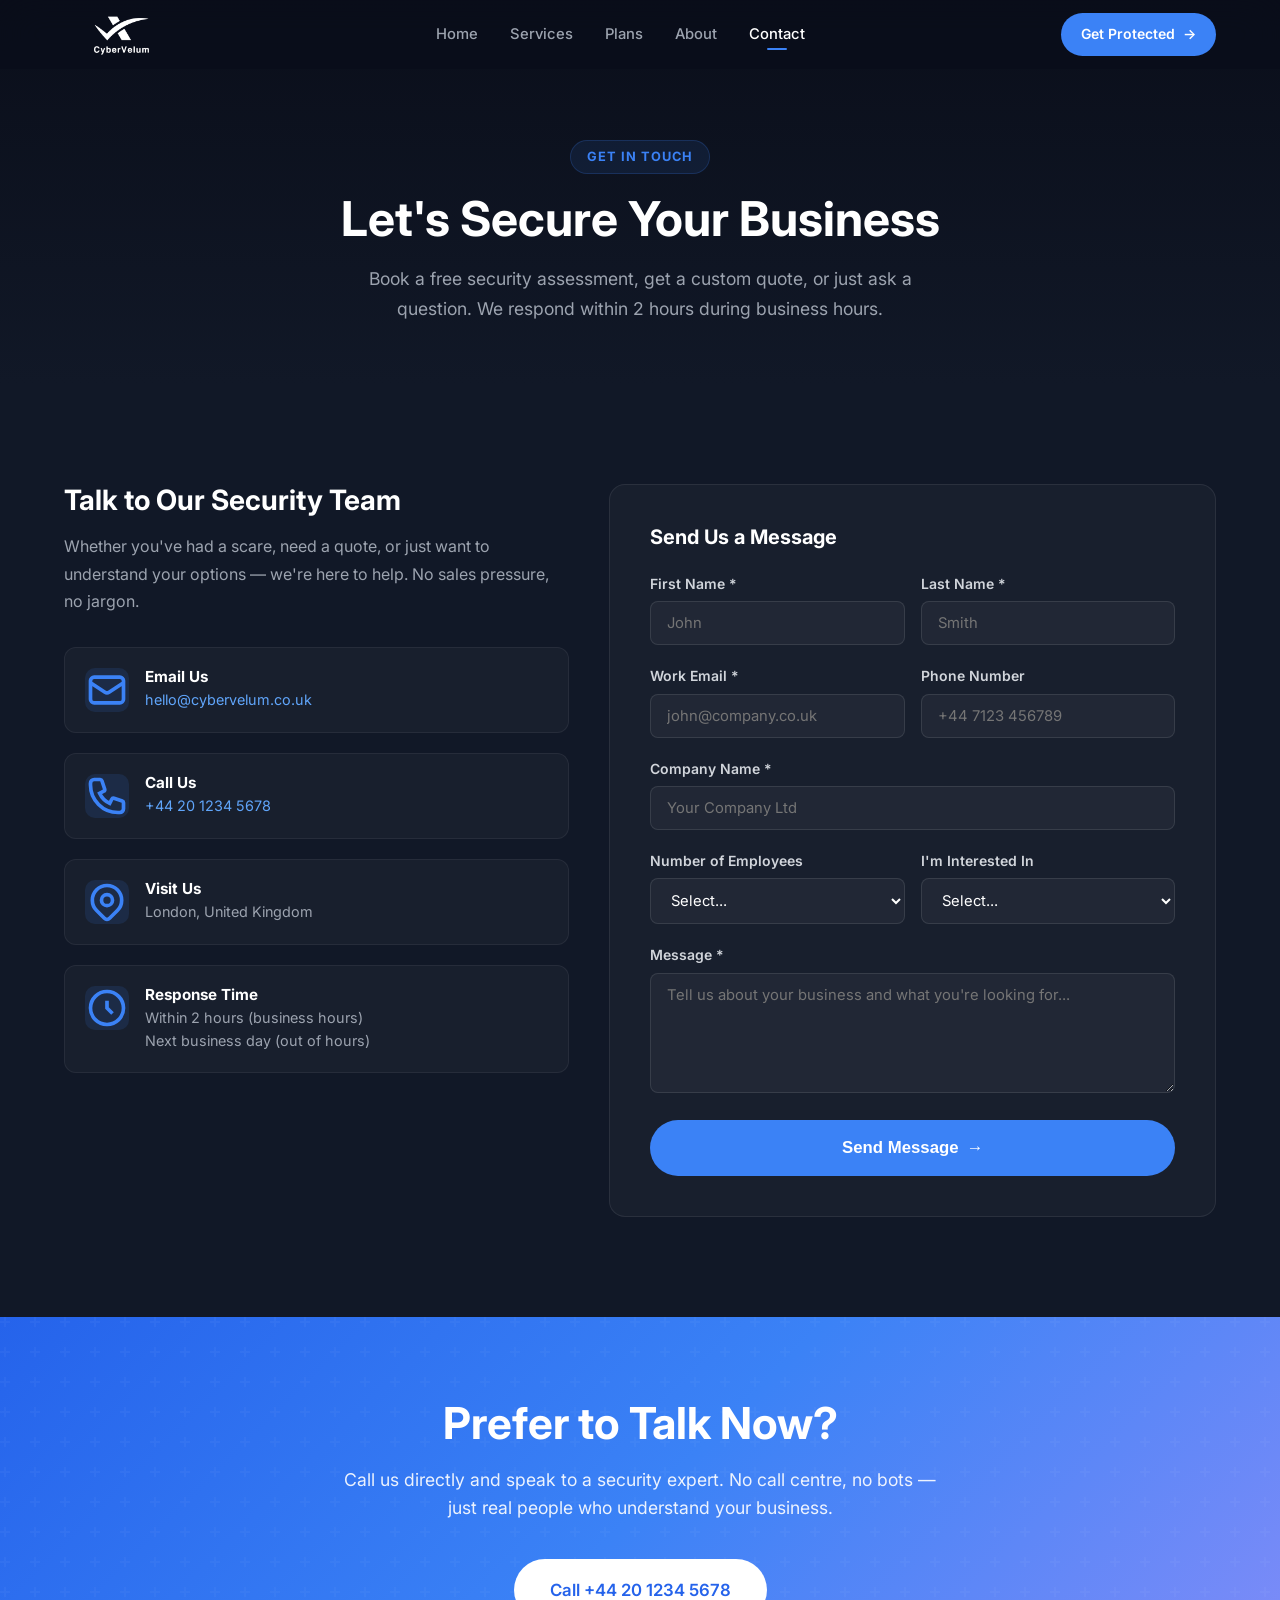
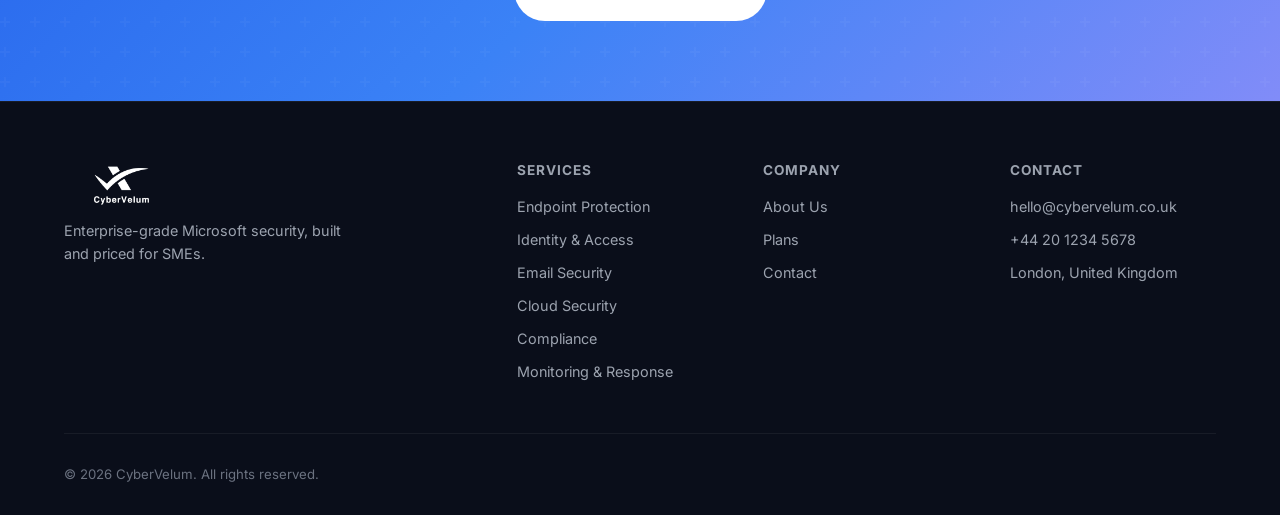
<file: contact.html>
<!DOCTYPE html>
<html lang="en">
<head>
  <meta charset="UTF-8">
  <meta name="viewport" content="width=device-width, initial-scale=1.0">
  <title>Contact Us — CyberVelum</title>
  <meta name="description" content="Get in touch with CyberVelum. Book a free security assessment or get a custom quote for your business.">
  <link rel="preconnect" href="https://fonts.googleapis.com">
  <link href="https://fonts.googleapis.com/css2?family=Inter:wght@400;500;600;700;800&display=swap" rel="stylesheet">
  <link rel="stylesheet" href="css/style.css">
  <link rel="icon" type="image/png" href="images/logo.png">
</head>
<body>

  <!-- NAVBAR -->
  <nav class="navbar">
    <div class="container">
      <a href="index.html" class="nav-logo">
        <img src="images/logo.png" alt="CyberVelum">
      </a>
      <div class="nav-links">
        <a href="index.html">Home</a>
        <a href="services.html">Services</a>
        <a href="plans.html">Plans</a>
        <a href="about.html">About</a>
        <a href="contact.html" class="active">Contact</a>
      </div>
      <div class="nav-cta">
        <a href="contact.html" class="btn btn-primary btn-sm">Get Protected <span class="arrow">&rarr;</span></a>
      </div>
      <button class="nav-toggle" aria-label="Toggle menu"><span></span><span></span><span></span></button>
    </div>
  </nav>
  <div class="mobile-menu">
    <a href="index.html">Home</a>
    <a href="services.html">Services</a>
    <a href="plans.html">Plans</a>
    <a href="about.html">About</a>
    <a href="contact.html">Contact</a>
    <a href="contact.html" class="btn btn-primary" style="margin-top:16px">Get Protected &rarr;</a>
  </div>

  <!-- PAGE HERO -->
  <section class="page-hero">
    <div class="container">
      <span class="section-badge section-badge-blue" style="margin-bottom:16px;display:inline-block">Get In Touch</span>
      <h1>Let's Secure Your Business</h1>
      <p>Book a free security assessment, get a custom quote, or just ask a question. We respond within 2 hours during business hours.</p>
    </div>
  </section>

  <!-- CONTACT SECTION -->
  <section class="section section-dark">
    <div class="container">
      <div class="contact-grid">

        <!-- LEFT: INFO -->
        <div class="contact-info">
          <h2>Talk to Our Security Team</h2>
          <p>Whether you've had a scare, need a quote, or just want to understand your options &mdash; we're here to help. No sales pressure, no jargon.</p>

          <div class="contact-methods">
            <div class="contact-method">
              <div class="icon">
                <svg viewBox="0 0 24 24" fill="none" stroke="#3b82f6" stroke-width="2"><path d="M3 8l7.89 5.26a2 2 0 002.22 0L21 8M5 19h14a2 2 0 002-2V7a2 2 0 00-2-2H5a2 2 0 00-2 2v10a2 2 0 002 2z"/></svg>
              </div>
              <div>
                <h4>Email Us</h4>
                <p><a href="mailto:hello@cybervelum.co.uk">hello@cybervelum.co.uk</a></p>
              </div>
            </div>
            <div class="contact-method">
              <div class="icon">
                <svg viewBox="0 0 24 24" fill="none" stroke="#3b82f6" stroke-width="2"><path d="M3 5a2 2 0 012-2h3.28a1 1 0 01.948.684l1.498 4.493a1 1 0 01-.502 1.21l-2.257 1.13a11.042 11.042 0 005.516 5.516l1.13-2.257a1 1 0 011.21-.502l4.493 1.498a1 1 0 01.684.949V19a2 2 0 01-2 2h-1C9.716 21 3 14.284 3 6V5z"/></svg>
              </div>
              <div>
                <h4>Call Us</h4>
                <p><a href="tel:+442012345678">+44 20 1234 5678</a></p>
              </div>
            </div>
            <div class="contact-method">
              <div class="icon">
                <svg viewBox="0 0 24 24" fill="none" stroke="#3b82f6" stroke-width="2"><path d="M17.657 16.657L13.414 20.9a1.998 1.998 0 01-2.827 0l-4.244-4.243a8 8 0 1111.314 0z"/><path d="M15 11a3 3 0 11-6 0 3 3 0 016 0z"/></svg>
              </div>
              <div>
                <h4>Visit Us</h4>
                <p>London, United Kingdom</p>
              </div>
            </div>
            <div class="contact-method">
              <div class="icon">
                <svg viewBox="0 0 24 24" fill="none" stroke="#3b82f6" stroke-width="2"><path d="M12 8v4l3 3m6-3a9 9 0 11-18 0 9 9 0 0118 0z"/></svg>
              </div>
              <div>
                <h4>Response Time</h4>
                <p>Within 2 hours (business hours)<br>Next business day (out of hours)</p>
              </div>
            </div>
          </div>
        </div>

        <!-- RIGHT: FORM -->
        <div class="contact-form">
          <h3>Send Us a Message</h3>
          <form id="contactForm">
            <div class="form-row">
              <div class="form-group">
                <label for="firstName">First Name *</label>
                <input type="text" id="firstName" name="firstName" required placeholder="John">
              </div>
              <div class="form-group">
                <label for="lastName">Last Name *</label>
                <input type="text" id="lastName" name="lastName" required placeholder="Smith">
              </div>
            </div>
            <div class="form-row">
              <div class="form-group">
                <label for="email">Work Email *</label>
                <input type="email" id="email" name="email" required placeholder="john@company.co.uk">
              </div>
              <div class="form-group">
                <label for="phone">Phone Number</label>
                <input type="tel" id="phone" name="phone" placeholder="+44 7123 456789">
              </div>
            </div>
            <div class="form-group">
              <label for="company">Company Name *</label>
              <input type="text" id="company" name="company" required placeholder="Your Company Ltd">
            </div>
            <div class="form-row">
              <div class="form-group">
                <label for="employees">Number of Employees</label>
                <select id="employees" name="employees">
                  <option value="">Select...</option>
                  <option value="1-10">1-10</option>
                  <option value="11-50">11-50</option>
                  <option value="51-100">51-100</option>
                  <option value="101-250">101-250</option>
                  <option value="250+">250+</option>
                </select>
              </div>
              <div class="form-group">
                <label for="interest">I'm Interested In</label>
                <select id="interest" name="interest">
                  <option value="">Select...</option>
                  <option value="assessment">Free Security Assessment</option>
                  <option value="quote">Custom Quote</option>
                  <option value="endpoint">Endpoint Protection</option>
                  <option value="identity">Identity &amp; Access</option>
                  <option value="email">Email Security</option>
                  <option value="compliance">Compliance</option>
                  <option value="monitoring">24/7 Monitoring</option>
                  <option value="other">Something Else</option>
                </select>
              </div>
            </div>
            <div class="form-group">
              <label for="message">Message *</label>
              <textarea id="message" name="message" required placeholder="Tell us about your business and what you're looking for..."></textarea>
            </div>
            <button type="submit" class="btn btn-primary btn-lg" style="width:100%;justify-content:center">Send Message <span class="arrow">&rarr;</span></button>
          </form>
        </div>

      </div>
    </div>
  </section>

  <!-- CTA -->
  <section class="cta-banner">
    <div class="container">
      <h2>Prefer to Talk Now?</h2>
      <p>Call us directly and speak to a security expert. No call centre, no bots &mdash; just real people who understand your business.</p>
      <a href="tel:+442012345678" class="btn btn-primary btn-lg">Call +44 20 1234 5678</a>
    </div>
  </section>

  <!-- FOOTER -->
  <footer class="footer">
    <div class="container">
      <div class="footer-grid">
        <div class="footer-brand">
          <a href="index.html" class="nav-logo">
            <img src="images/logo.png" alt="CyberVelum">
          </a>
          <p>Enterprise-grade Microsoft security, built and priced for SMEs.</p>
        </div>
        <div class="footer-col">
          <h4>Services</h4>
          <a href="services/endpoint-protection.html">Endpoint Protection</a>
          <a href="services/identity-access.html">Identity &amp; Access</a>
          <a href="services/email-security.html">Email Security</a>
          <a href="services/cloud-security.html">Cloud Security</a>
          <a href="services/compliance.html">Compliance</a>
          <a href="services/monitoring.html">Monitoring &amp; Response</a>
        </div>
        <div class="footer-col">
          <h4>Company</h4>
          <a href="about.html">About Us</a>
          <a href="plans.html">Plans</a>
          <a href="contact.html">Contact</a>
        </div>
        <div class="footer-col">
          <h4>Contact</h4>
          <a href="mailto:hello@cybervelum.co.uk">hello@cybervelum.co.uk</a>
          <a href="tel:+442012345678">+44 20 1234 5678</a>
          <a>London, United Kingdom</a>
        </div>
      </div>
      <div class="footer-bottom">
        <p>&copy; 2026 CyberVelum. All rights reserved.</p>
      </div>
    </div>
  </footer>

  <script src="js/main.js"></script>
</body>
</html>
</file>
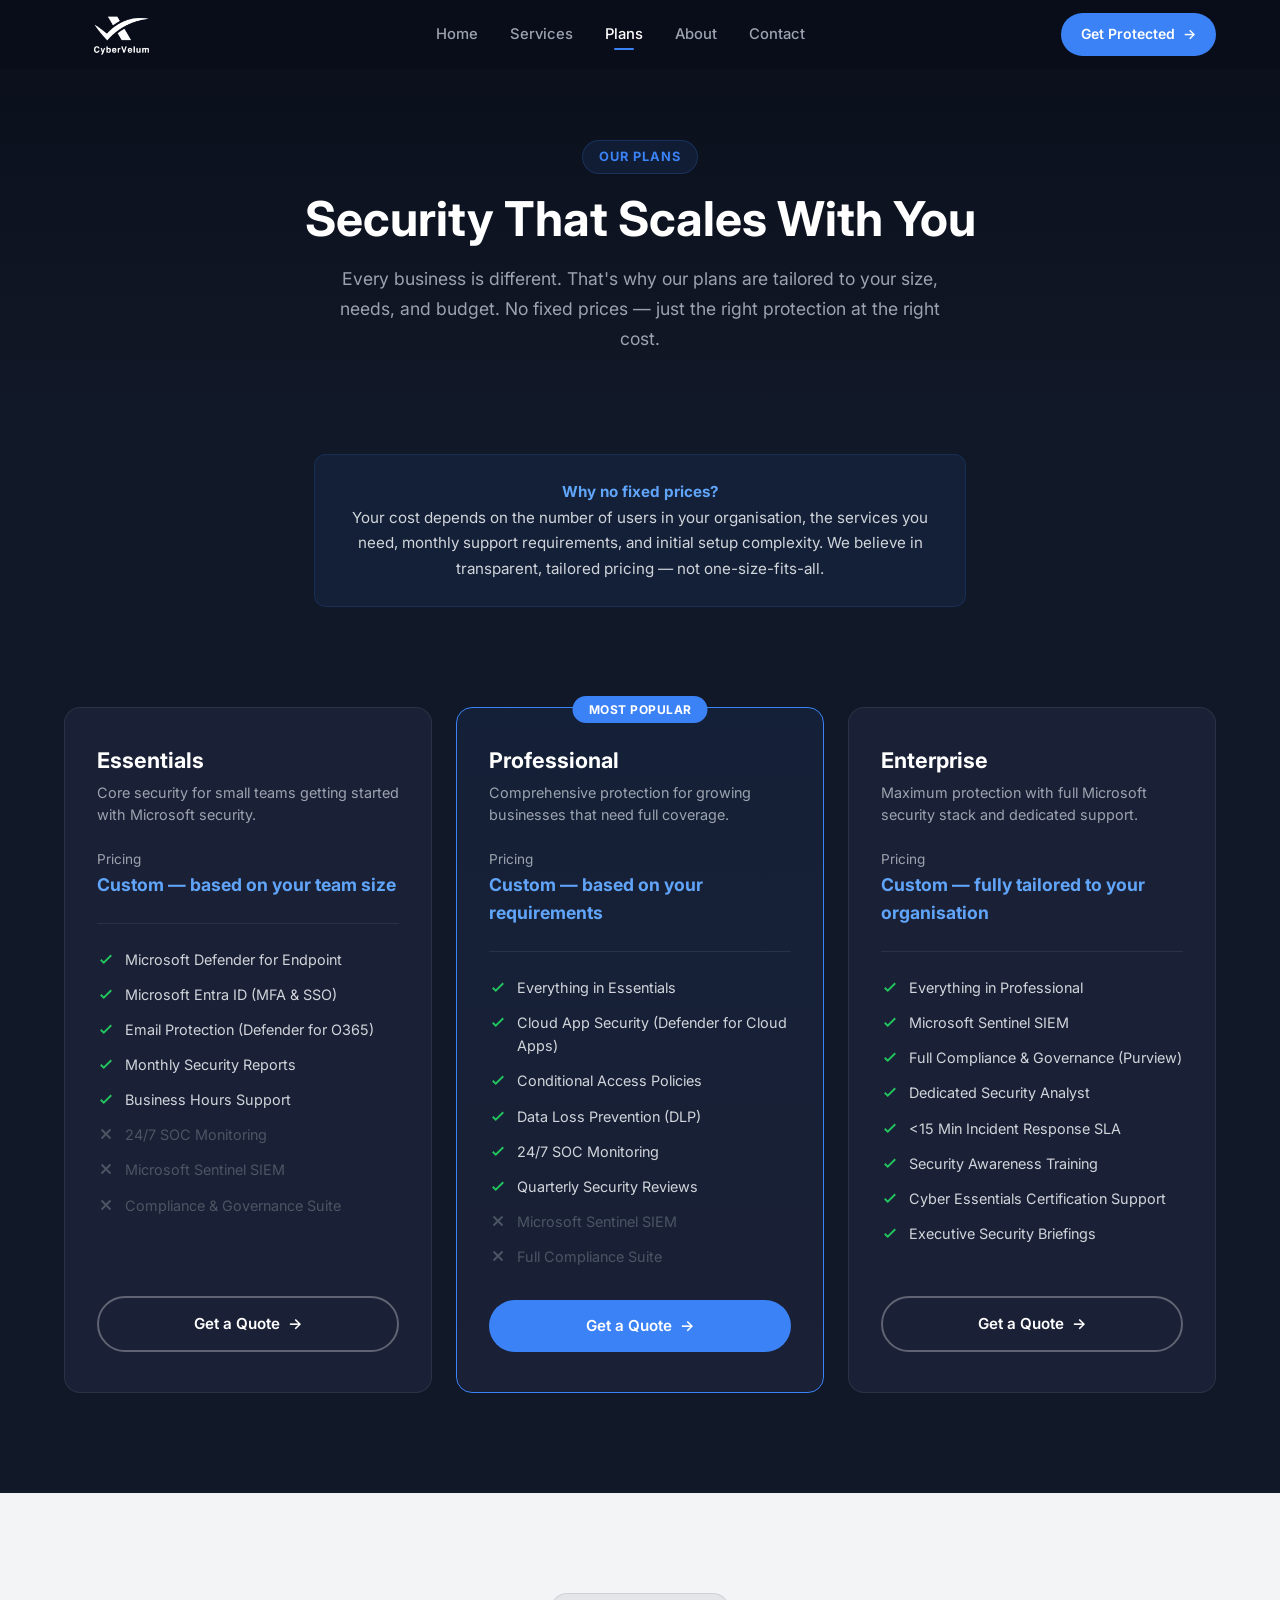
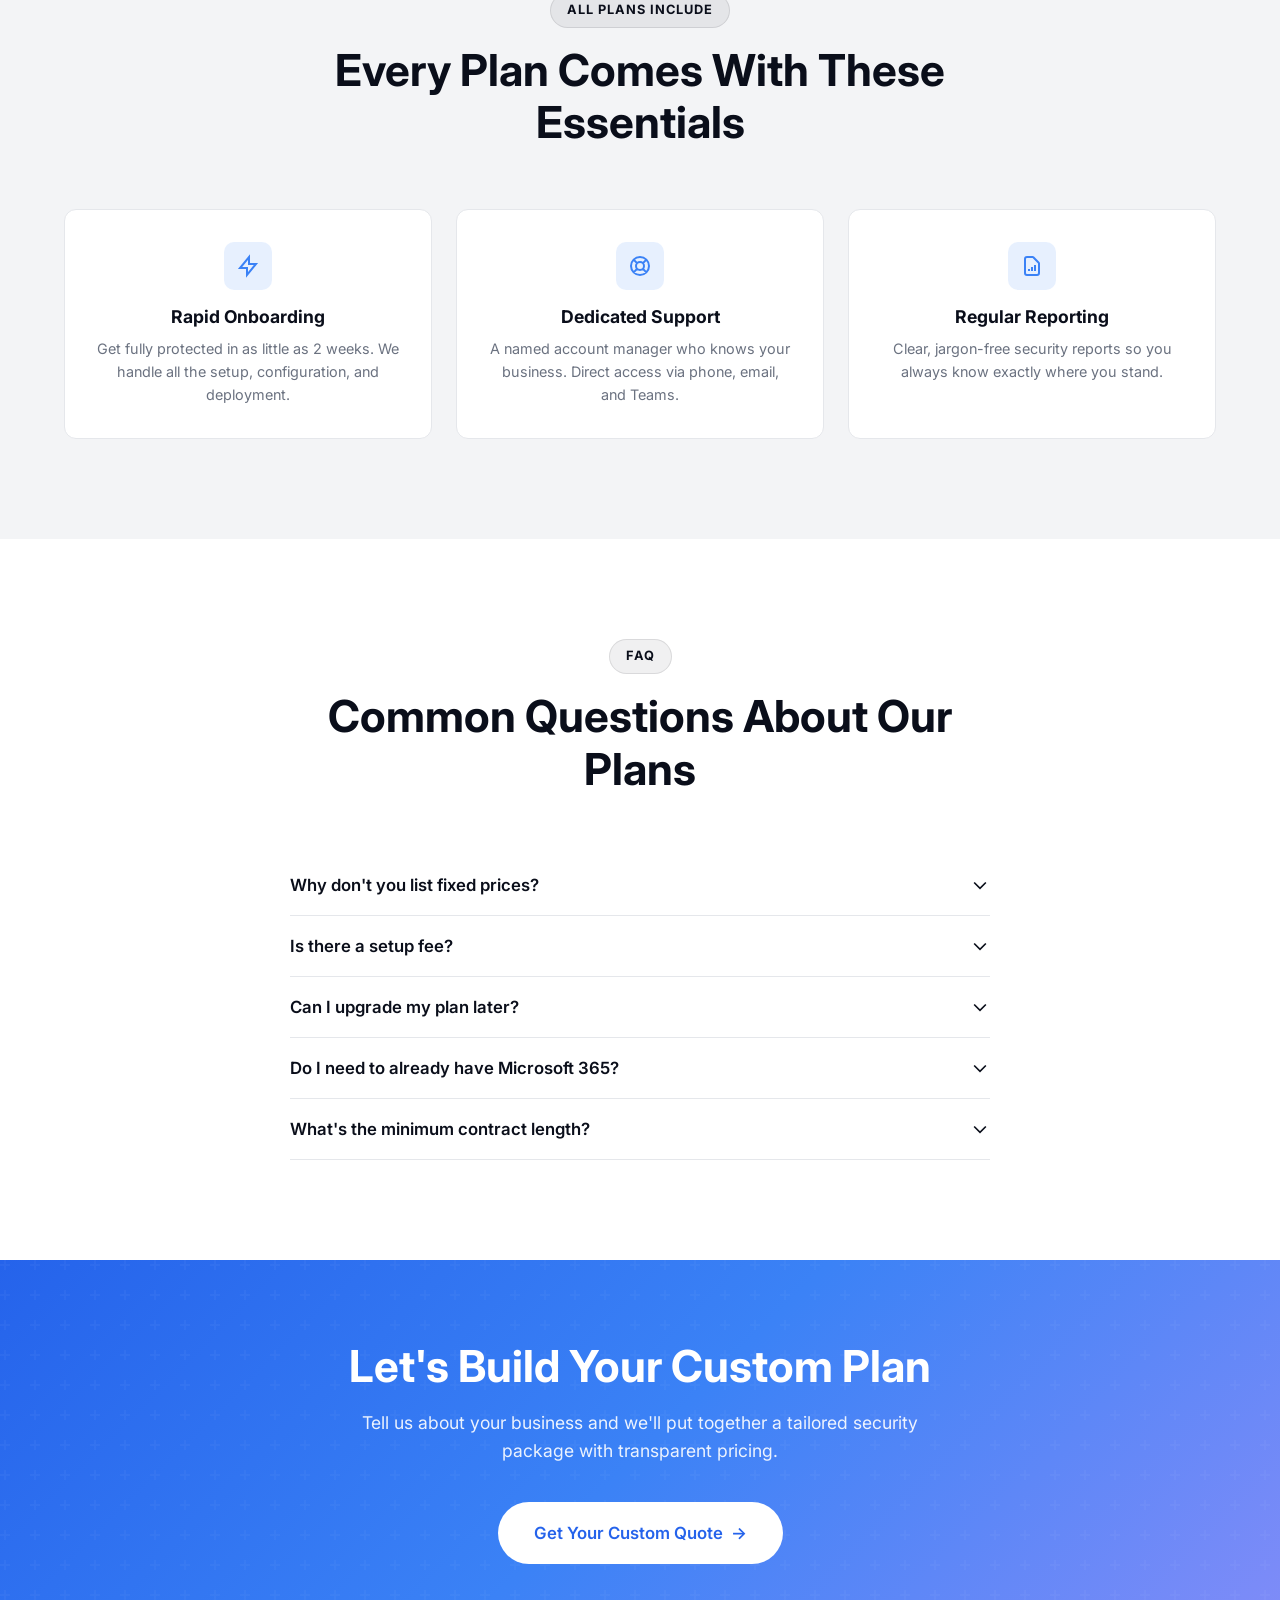
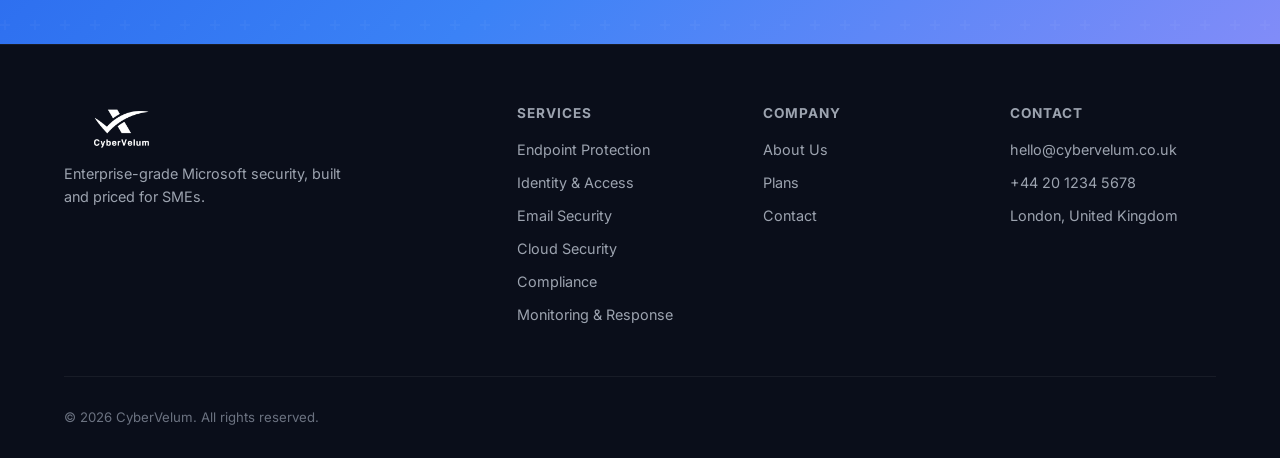
<file: plans.html>
<!DOCTYPE html>
<html lang="en">
<head>
  <meta charset="UTF-8">
  <meta name="viewport" content="width=device-width, initial-scale=1.0">
  <title>Plans — CyberVelum</title>
  <meta name="description" content="Flexible security plans for SMEs. Choose the level of protection that fits your business. No hidden fees, no long contracts.">
  <link rel="preconnect" href="https://fonts.googleapis.com">
  <link href="https://fonts.googleapis.com/css2?family=Inter:wght@400;500;600;700;800&display=swap" rel="stylesheet">
  <link rel="stylesheet" href="css/style.css">
  <link rel="icon" type="image/png" href="images/logo.png">
</head>
<body>

  <!-- NAVBAR -->
  <nav class="navbar">
    <div class="container">
      <a href="index.html" class="nav-logo">
        <img src="images/logo.png" alt="CyberVelum">
      </a>
      <div class="nav-links">
        <a href="index.html">Home</a>
        <a href="services.html">Services</a>
        <a href="plans.html" class="active">Plans</a>
        <a href="about.html">About</a>
        <a href="contact.html">Contact</a>
      </div>
      <div class="nav-cta">
        <a href="contact.html" class="btn btn-primary btn-sm">Get Protected <span class="arrow">&rarr;</span></a>
      </div>
      <button class="nav-toggle" aria-label="Toggle menu"><span></span><span></span><span></span></button>
    </div>
  </nav>
  <div class="mobile-menu">
    <a href="index.html">Home</a>
    <a href="services.html">Services</a>
    <a href="plans.html">Plans</a>
    <a href="about.html">About</a>
    <a href="contact.html">Contact</a>
    <a href="contact.html" class="btn btn-primary" style="margin-top:16px">Get Protected &rarr;</a>
  </div>

  <!-- PAGE HERO -->
  <section class="page-hero">
    <div class="container">
      <span class="section-badge section-badge-blue" style="margin-bottom:16px;display:inline-block">Our Plans</span>
      <h1>Security That Scales With You</h1>
      <p>Every business is different. That's why our plans are tailored to your size, needs, and budget. No fixed prices &mdash; just the right protection at the right cost.</p>
    </div>
  </section>

  <!-- PRICING NOTE -->
  <section class="section section-dark" style="padding-top:40px;padding-bottom:0">
    <div class="container" style="text-align:center;max-width:700px">
      <div style="background:rgba(59,130,246,.08);border:1px solid rgba(59,130,246,.15);border-radius:12px;padding:24px 32px;display:inline-block">
        <p style="color:var(--gray-300);font-size:.95rem;line-height:1.7">
          <strong style="color:var(--blue-bright)">Why no fixed prices?</strong><br>
          Your cost depends on the number of users in your organisation, the services you need, monthly support requirements, and initial setup complexity. We believe in transparent, tailored pricing &mdash; not one-size-fits-all.
        </p>
      </div>
    </div>
  </section>

  <!-- PLANS -->
  <section class="section section-dark">
    <div class="container">
      <div class="plans-grid">

        <!-- ESSENTIALS -->
        <div class="plan-card fade-in">
          <h3>Essentials</h3>
          <p class="plan-desc">Core security for small teams getting started with Microsoft security.</p>
          <div class="plan-price">
            <p class="label">Pricing</p>
            <p class="price-text">Custom &mdash; based on your team size</p>
          </div>
          <ul class="features">
            <li>
              <svg viewBox="0 0 24 24" fill="none" stroke-width="2.5"><path d="M5 13l4 4L19 7" stroke="#22c55e"/></svg>
              Microsoft Defender for Endpoint
            </li>
            <li>
              <svg viewBox="0 0 24 24" fill="none" stroke-width="2.5"><path d="M5 13l4 4L19 7" stroke="#22c55e"/></svg>
              Microsoft Entra ID (MFA &amp; SSO)
            </li>
            <li>
              <svg viewBox="0 0 24 24" fill="none" stroke-width="2.5"><path d="M5 13l4 4L19 7" stroke="#22c55e"/></svg>
              Email Protection (Defender for O365)
            </li>
            <li>
              <svg viewBox="0 0 24 24" fill="none" stroke-width="2.5"><path d="M5 13l4 4L19 7" stroke="#22c55e"/></svg>
              Monthly Security Reports
            </li>
            <li>
              <svg viewBox="0 0 24 24" fill="none" stroke-width="2.5"><path d="M5 13l4 4L19 7" stroke="#22c55e"/></svg>
              Business Hours Support
            </li>
            <li class="disabled">
              <svg viewBox="0 0 24 24" fill="none" stroke-width="2.5"><path d="M18 6L6 18M6 6l12 12" stroke="#4b5563"/></svg>
              24/7 SOC Monitoring
            </li>
            <li class="disabled">
              <svg viewBox="0 0 24 24" fill="none" stroke-width="2.5"><path d="M18 6L6 18M6 6l12 12" stroke="#4b5563"/></svg>
              Microsoft Sentinel SIEM
            </li>
            <li class="disabled">
              <svg viewBox="0 0 24 24" fill="none" stroke-width="2.5"><path d="M18 6L6 18M6 6l12 12" stroke="#4b5563"/></svg>
              Compliance &amp; Governance Suite
            </li>
          </ul>
          <a href="contact.html" class="btn btn-outline">Get a Quote <span class="arrow">&rarr;</span></a>
        </div>

        <!-- PROFESSIONAL -->
        <div class="plan-card featured fade-in fade-in-delay-1">
          <h3>Professional</h3>
          <p class="plan-desc">Comprehensive protection for growing businesses that need full coverage.</p>
          <div class="plan-price">
            <p class="label">Pricing</p>
            <p class="price-text">Custom &mdash; based on your requirements</p>
          </div>
          <ul class="features">
            <li>
              <svg viewBox="0 0 24 24" fill="none" stroke-width="2.5"><path d="M5 13l4 4L19 7" stroke="#22c55e"/></svg>
              Everything in Essentials
            </li>
            <li>
              <svg viewBox="0 0 24 24" fill="none" stroke-width="2.5"><path d="M5 13l4 4L19 7" stroke="#22c55e"/></svg>
              Cloud App Security (Defender for Cloud Apps)
            </li>
            <li>
              <svg viewBox="0 0 24 24" fill="none" stroke-width="2.5"><path d="M5 13l4 4L19 7" stroke="#22c55e"/></svg>
              Conditional Access Policies
            </li>
            <li>
              <svg viewBox="0 0 24 24" fill="none" stroke-width="2.5"><path d="M5 13l4 4L19 7" stroke="#22c55e"/></svg>
              Data Loss Prevention (DLP)
            </li>
            <li>
              <svg viewBox="0 0 24 24" fill="none" stroke-width="2.5"><path d="M5 13l4 4L19 7" stroke="#22c55e"/></svg>
              24/7 SOC Monitoring
            </li>
            <li>
              <svg viewBox="0 0 24 24" fill="none" stroke-width="2.5"><path d="M5 13l4 4L19 7" stroke="#22c55e"/></svg>
              Quarterly Security Reviews
            </li>
            <li class="disabled">
              <svg viewBox="0 0 24 24" fill="none" stroke-width="2.5"><path d="M18 6L6 18M6 6l12 12" stroke="#4b5563"/></svg>
              Microsoft Sentinel SIEM
            </li>
            <li class="disabled">
              <svg viewBox="0 0 24 24" fill="none" stroke-width="2.5"><path d="M18 6L6 18M6 6l12 12" stroke="#4b5563"/></svg>
              Full Compliance Suite
            </li>
          </ul>
          <a href="contact.html" class="btn btn-primary">Get a Quote <span class="arrow">&rarr;</span></a>
        </div>

        <!-- ENTERPRISE -->
        <div class="plan-card fade-in fade-in-delay-2">
          <h3>Enterprise</h3>
          <p class="plan-desc">Maximum protection with full Microsoft security stack and dedicated support.</p>
          <div class="plan-price">
            <p class="label">Pricing</p>
            <p class="price-text">Custom &mdash; fully tailored to your organisation</p>
          </div>
          <ul class="features">
            <li>
              <svg viewBox="0 0 24 24" fill="none" stroke-width="2.5"><path d="M5 13l4 4L19 7" stroke="#22c55e"/></svg>
              Everything in Professional
            </li>
            <li>
              <svg viewBox="0 0 24 24" fill="none" stroke-width="2.5"><path d="M5 13l4 4L19 7" stroke="#22c55e"/></svg>
              Microsoft Sentinel SIEM
            </li>
            <li>
              <svg viewBox="0 0 24 24" fill="none" stroke-width="2.5"><path d="M5 13l4 4L19 7" stroke="#22c55e"/></svg>
              Full Compliance &amp; Governance (Purview)
            </li>
            <li>
              <svg viewBox="0 0 24 24" fill="none" stroke-width="2.5"><path d="M5 13l4 4L19 7" stroke="#22c55e"/></svg>
              Dedicated Security Analyst
            </li>
            <li>
              <svg viewBox="0 0 24 24" fill="none" stroke-width="2.5"><path d="M5 13l4 4L19 7" stroke="#22c55e"/></svg>
              &lt;15 Min Incident Response SLA
            </li>
            <li>
              <svg viewBox="0 0 24 24" fill="none" stroke-width="2.5"><path d="M5 13l4 4L19 7" stroke="#22c55e"/></svg>
              Security Awareness Training
            </li>
            <li>
              <svg viewBox="0 0 24 24" fill="none" stroke-width="2.5"><path d="M5 13l4 4L19 7" stroke="#22c55e"/></svg>
              Cyber Essentials Certification Support
            </li>
            <li>
              <svg viewBox="0 0 24 24" fill="none" stroke-width="2.5"><path d="M5 13l4 4L19 7" stroke="#22c55e"/></svg>
              Executive Security Briefings
            </li>
          </ul>
          <a href="contact.html" class="btn btn-outline">Get a Quote <span class="arrow">&rarr;</span></a>
        </div>

      </div>
    </div>
  </section>

  <!-- WHAT'S INCLUDED -->
  <section class="section section-light">
    <div class="container">
      <div class="section-header">
        <span class="section-badge section-badge-dark">All Plans Include</span>
        <h2>Every Plan Comes With These Essentials</h2>
      </div>
      <div class="services-grid" style="grid-template-columns:repeat(3,1fr)">
        <div class="service-card fade-in" style="text-align:center">
          <div class="icon" style="margin:0 auto 16px">
            <svg viewBox="0 0 24 24" fill="none" stroke="#3b82f6" stroke-width="2"><path d="M13 10V3L4 14h7v7l9-11h-7z"/></svg>
          </div>
          <h3>Rapid Onboarding</h3>
          <p>Get fully protected in as little as 2 weeks. We handle all the setup, configuration, and deployment.</p>
        </div>
        <div class="service-card fade-in fade-in-delay-1" style="text-align:center">
          <div class="icon" style="margin:0 auto 16px">
            <svg viewBox="0 0 24 24" fill="none" stroke="#3b82f6" stroke-width="2"><path d="M18.364 5.636l-3.536 3.536m0 5.656l3.536 3.536M9.172 9.172L5.636 5.636m3.536 9.192l-3.536 3.536M21 12a9 9 0 11-18 0 9 9 0 0118 0zm-5 0a4 4 0 11-8 0 4 4 0 018 0z"/></svg>
          </div>
          <h3>Dedicated Support</h3>
          <p>A named account manager who knows your business. Direct access via phone, email, and Teams.</p>
        </div>
        <div class="service-card fade-in fade-in-delay-2" style="text-align:center">
          <div class="icon" style="margin:0 auto 16px">
            <svg viewBox="0 0 24 24" fill="none" stroke="#3b82f6" stroke-width="2"><path d="M9 17v-2m3 2v-4m3 4v-6m2 10H7a2 2 0 01-2-2V5a2 2 0 012-2h5.586a1 1 0 01.707.293l5.414 5.414a1 1 0 01.293.707V19a2 2 0 01-2 2z"/></svg>
          </div>
          <h3>Regular Reporting</h3>
          <p>Clear, jargon-free security reports so you always know exactly where you stand.</p>
        </div>
      </div>
    </div>
  </section>

  <!-- FAQ -->
  <section class="section section-white">
    <div class="container">
      <div class="section-header">
        <span class="section-badge section-badge-dark">FAQ</span>
        <h2>Common Questions About Our Plans</h2>
      </div>
      <div class="faq-list">
        <div class="faq-item">
          <button class="faq-question">
            Why don't you list fixed prices?
            <svg width="20" height="20" viewBox="0 0 24 24" fill="none" stroke="currentColor" stroke-width="2"><path d="M19 9l-7 7-7-7"/></svg>
          </button>
          <div class="faq-answer">
            <p>Every SME is different. Your cost depends on the number of users, the Microsoft licences you already have, the services you need, and the level of ongoing support required. We provide a transparent, itemised quote after understanding your specific situation.</p>
          </div>
        </div>
        <div class="faq-item">
          <button class="faq-question">
            Is there a setup fee?
            <svg width="20" height="20" viewBox="0 0 24 24" fill="none" stroke="currentColor" stroke-width="2"><path d="M19 9l-7 7-7-7"/></svg>
          </button>
          <div class="faq-answer">
            <p>There is typically a one-time setup fee that covers the initial security assessment, deployment, configuration, and staff onboarding. This varies based on the size and complexity of your environment. We'll provide this upfront in your quote.</p>
          </div>
        </div>
        <div class="faq-item">
          <button class="faq-question">
            Can I upgrade my plan later?
            <svg width="20" height="20" viewBox="0 0 24 24" fill="none" stroke="currentColor" stroke-width="2"><path d="M19 9l-7 7-7-7"/></svg>
          </button>
          <div class="faq-answer">
            <p>Absolutely. Our plans are designed to grow with your business. You can add services, increase coverage, or move to a higher tier at any time. We'll handle the migration seamlessly.</p>
          </div>
        </div>
        <div class="faq-item">
          <button class="faq-question">
            Do I need to already have Microsoft 365?
            <svg width="20" height="20" viewBox="0 0 24 24" fill="none" stroke="currentColor" stroke-width="2"><path d="M19 9l-7 7-7-7"/></svg>
          </button>
          <div class="faq-answer">
            <p>Not necessarily. If you're already on Microsoft 365, we build on top of your existing investment. If you're not, we can help you migrate and set everything up as part of the onboarding process.</p>
          </div>
        </div>
        <div class="faq-item">
          <button class="faq-question">
            What's the minimum contract length?
            <svg width="20" height="20" viewBox="0 0 24 24" fill="none" stroke="currentColor" stroke-width="2"><path d="M19 9l-7 7-7-7"/></svg>
          </button>
          <div class="faq-answer">
            <p>We offer flexible terms. Most clients start with a 12-month agreement, but we can discuss shorter or longer terms based on your needs. No hidden lock-ins or surprise fees.</p>
          </div>
        </div>
      </div>
    </div>
  </section>

  <!-- CTA -->
  <section class="cta-banner">
    <div class="container">
      <h2>Let's Build Your Custom Plan</h2>
      <p>Tell us about your business and we'll put together a tailored security package with transparent pricing.</p>
      <a href="contact.html" class="btn btn-primary btn-lg">Get Your Custom Quote <span class="arrow">&rarr;</span></a>
    </div>
  </section>

  <!-- FOOTER -->
  <footer class="footer">
    <div class="container">
      <div class="footer-grid">
        <div class="footer-brand">
          <a href="index.html" class="nav-logo">
            <img src="images/logo.png" alt="CyberVelum">
          </a>
          <p>Enterprise-grade Microsoft security, built and priced for SMEs.</p>
        </div>
        <div class="footer-col">
          <h4>Services</h4>
          <a href="services/endpoint-protection.html">Endpoint Protection</a>
          <a href="services/identity-access.html">Identity &amp; Access</a>
          <a href="services/email-security.html">Email Security</a>
          <a href="services/cloud-security.html">Cloud Security</a>
          <a href="services/compliance.html">Compliance</a>
          <a href="services/monitoring.html">Monitoring &amp; Response</a>
        </div>
        <div class="footer-col">
          <h4>Company</h4>
          <a href="about.html">About Us</a>
          <a href="plans.html">Plans</a>
          <a href="contact.html">Contact</a>
        </div>
        <div class="footer-col">
          <h4>Contact</h4>
          <a href="mailto:hello@cybervelum.co.uk">hello@cybervelum.co.uk</a>
          <a href="tel:+442012345678">+44 20 1234 5678</a>
          <a>London, United Kingdom</a>
        </div>
      </div>
      <div class="footer-bottom">
        <p>&copy; 2026 CyberVelum. All rights reserved.</p>
      </div>
    </div>
  </footer>

  <script src="js/main.js"></script>
</body>
</html>
</file>
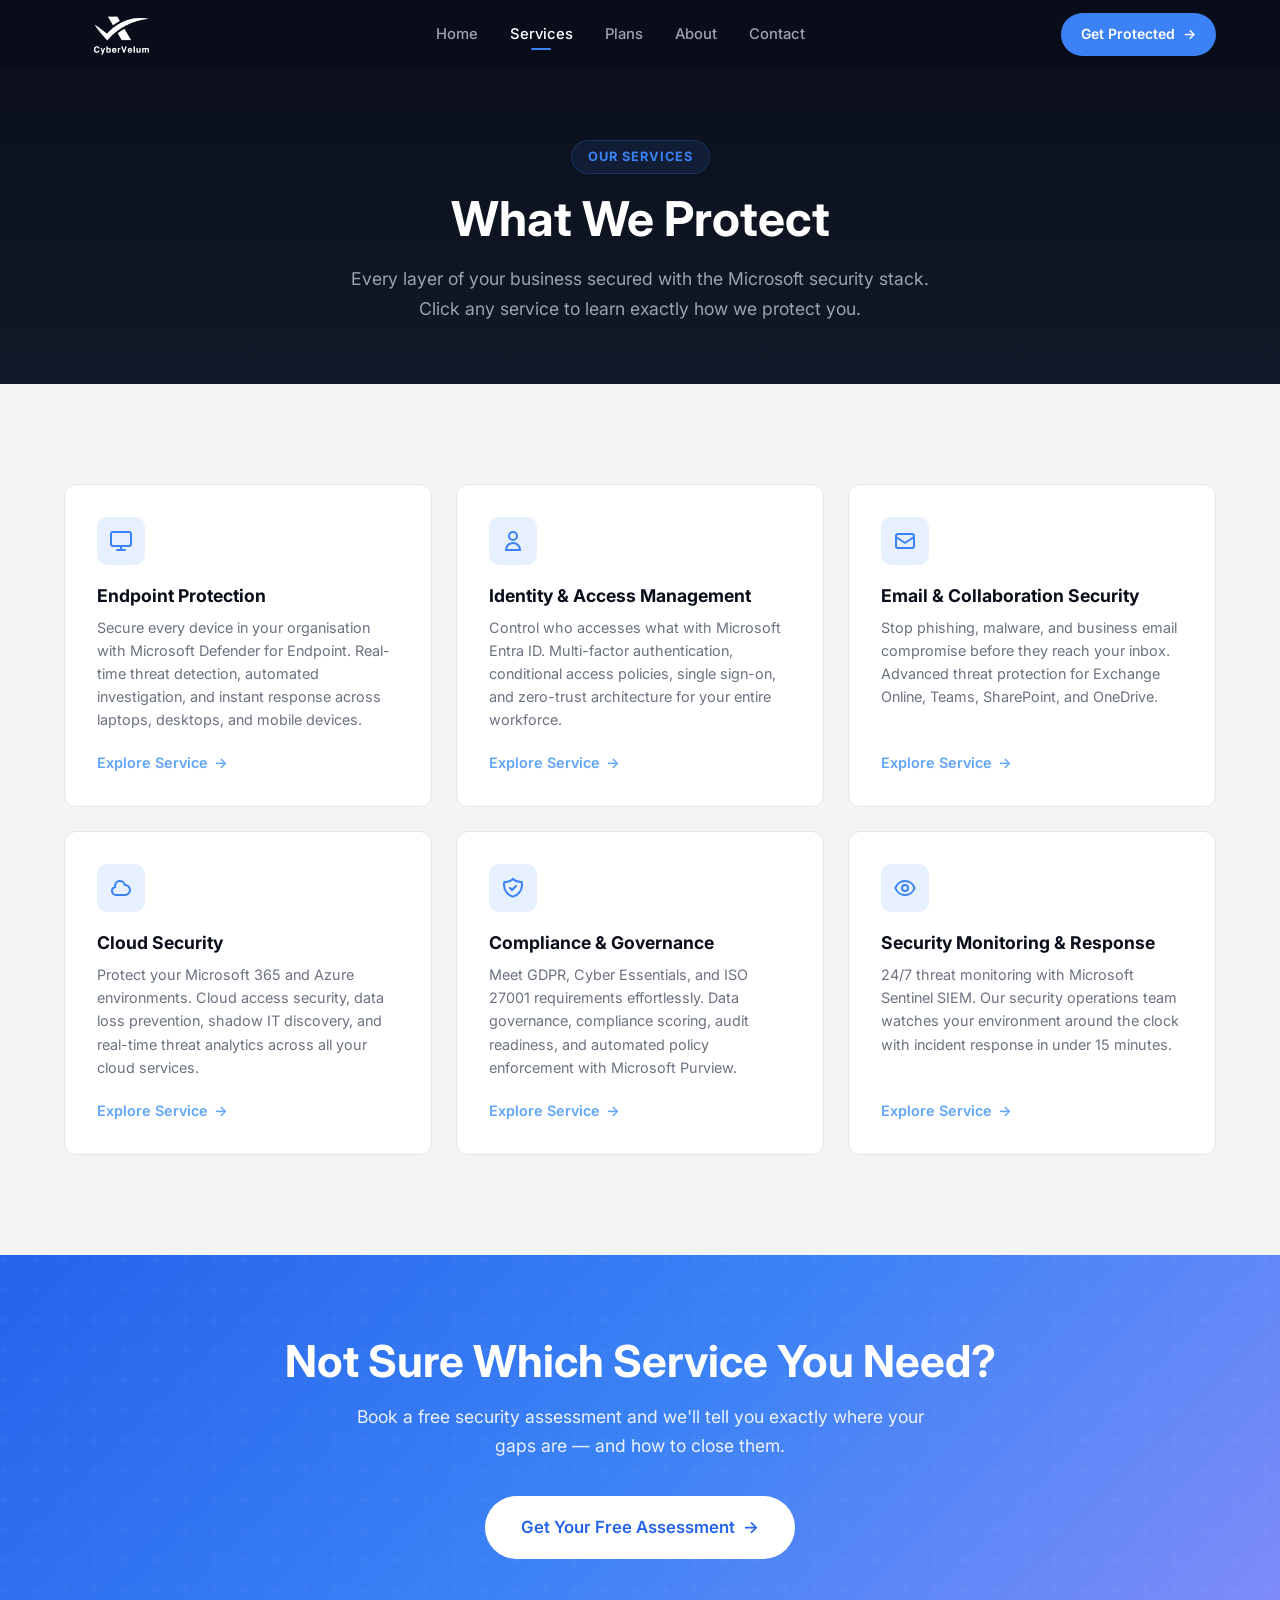
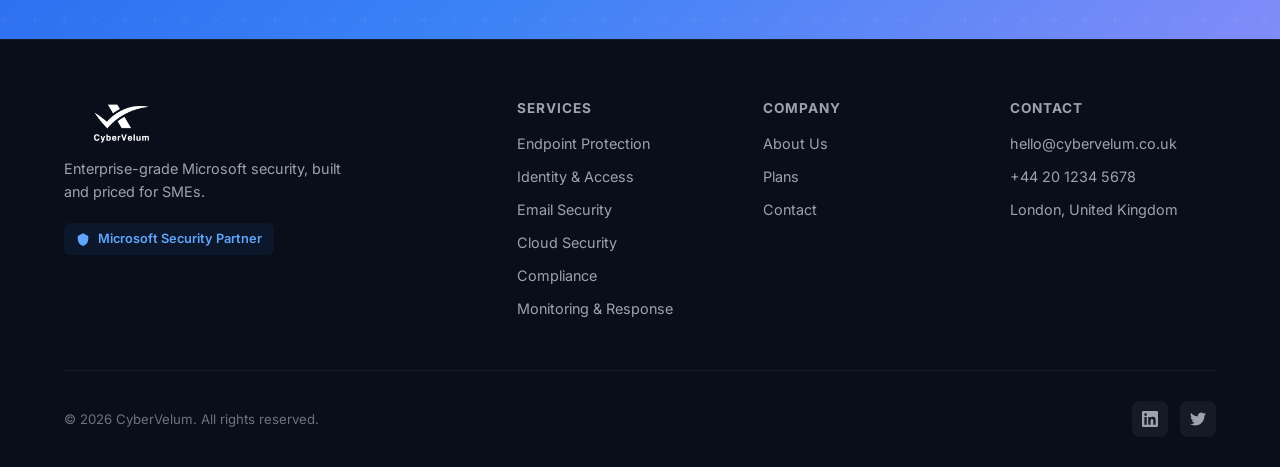
<file: services.html>
<!DOCTYPE html>
<html lang="en">
<head>
  <meta charset="UTF-8">
  <meta name="viewport" content="width=device-width, initial-scale=1.0">
  <title>Our Services — CyberVelum</title>
  <meta name="description" content="Comprehensive Microsoft security services for SMEs. Endpoint protection, identity management, email security, cloud security, compliance, and 24/7 monitoring.">
  <link rel="preconnect" href="https://fonts.googleapis.com">
  <link href="https://fonts.googleapis.com/css2?family=Inter:wght@400;500;600;700;800&display=swap" rel="stylesheet">
  <link rel="stylesheet" href="css/style.css">
  <link rel="icon" type="image/png" href="images/logo.png">
</head>
<body>

  <!-- NAVBAR -->
  <nav class="navbar">
    <div class="container">
      <a href="index.html" class="nav-logo">
        <img src="images/logo.png" alt="CyberVelum">
      </a>
      <div class="nav-links">
        <a href="index.html">Home</a>
        <a href="services.html" class="active">Services</a>
        <a href="plans.html">Plans</a>
        <a href="about.html">About</a>
        <a href="contact.html">Contact</a>
      </div>
      <div class="nav-cta">
        <a href="contact.html" class="btn btn-primary btn-sm">Get Protected <span class="arrow">&rarr;</span></a>
      </div>
      <button class="nav-toggle" aria-label="Toggle menu"><span></span><span></span><span></span></button>
    </div>
  </nav>
  <div class="mobile-menu">
    <a href="index.html">Home</a>
    <a href="services.html">Services</a>
    <a href="plans.html">Plans</a>
    <a href="about.html">About</a>
    <a href="contact.html">Contact</a>
    <a href="contact.html" class="btn btn-primary" style="margin-top:16px">Get Protected &rarr;</a>
  </div>

  <!-- PAGE HERO -->
  <section class="page-hero">
    <div class="container">
      <span class="section-badge section-badge-blue" style="margin-bottom:16px;display:inline-block">Our Services</span>
      <h1>What We Protect</h1>
      <p>Every layer of your business secured with the Microsoft security stack. Click any service to learn exactly how we protect you.</p>
    </div>
  </section>

  <!-- SERVICES GRID -->
  <section class="section section-light">
    <div class="container">
      <div class="services-grid">

        <div class="service-card fade-in">
          <div class="icon">
            <svg viewBox="0 0 24 24" fill="none" stroke="#3b82f6" stroke-width="2" stroke-linecap="round"><rect x="2" y="3" width="20" height="14" rx="2"/><path d="M8 21h8m-4-4v4"/></svg>
          </div>
          <h3>Endpoint Protection</h3>
          <p>Secure every device in your organisation with Microsoft Defender for Endpoint. Real-time threat detection, automated investigation, and instant response across laptops, desktops, and mobile devices.</p>
          <a href="services/endpoint-protection.html" class="card-link">Explore Service <span class="arrow">&rarr;</span></a>
        </div>

        <div class="service-card fade-in fade-in-delay-1">
          <div class="icon">
            <svg viewBox="0 0 24 24" fill="none" stroke="#3b82f6" stroke-width="2" stroke-linecap="round"><path d="M16 7a4 4 0 11-8 0 4 4 0 018 0zm-4 7a7 7 0 00-7 7h14a7 7 0 00-7-7z"/></svg>
          </div>
          <h3>Identity &amp; Access Management</h3>
          <p>Control who accesses what with Microsoft Entra ID. Multi-factor authentication, conditional access policies, single sign-on, and zero-trust architecture for your entire workforce.</p>
          <a href="services/identity-access.html" class="card-link">Explore Service <span class="arrow">&rarr;</span></a>
        </div>

        <div class="service-card fade-in fade-in-delay-2">
          <div class="icon">
            <svg viewBox="0 0 24 24" fill="none" stroke="#3b82f6" stroke-width="2" stroke-linecap="round"><path d="M3 8l7.89 5.26a2 2 0 002.22 0L21 8M5 19h14a2 2 0 002-2V7a2 2 0 00-2-2H5a2 2 0 00-2 2v10a2 2 0 002 2z"/></svg>
          </div>
          <h3>Email &amp; Collaboration Security</h3>
          <p>Stop phishing, malware, and business email compromise before they reach your inbox. Advanced threat protection for Exchange Online, Teams, SharePoint, and OneDrive.</p>
          <a href="services/email-security.html" class="card-link">Explore Service <span class="arrow">&rarr;</span></a>
        </div>

        <div class="service-card fade-in">
          <div class="icon">
            <svg viewBox="0 0 24 24" fill="none" stroke="#3b82f6" stroke-width="2" stroke-linecap="round"><path d="M3 15a4 4 0 004 4h9a5 5 0 10-.1-9.999 5.002 5.002 0 10-9.78 2.096A4.001 4.001 0 003 15z"/></svg>
          </div>
          <h3>Cloud Security</h3>
          <p>Protect your Microsoft 365 and Azure environments. Cloud access security, data loss prevention, shadow IT discovery, and real-time threat analytics across all your cloud services.</p>
          <a href="services/cloud-security.html" class="card-link">Explore Service <span class="arrow">&rarr;</span></a>
        </div>

        <div class="service-card fade-in fade-in-delay-1">
          <div class="icon">
            <svg viewBox="0 0 24 24" fill="none" stroke="#3b82f6" stroke-width="2" stroke-linecap="round"><path d="M9 12l2 2 4-4m5.618-4.016A11.955 11.955 0 0112 2.944a11.955 11.955 0 01-8.618 3.04A12.02 12.02 0 003 9c0 5.591 3.824 10.29 9 11.622 5.176-1.332 9-6.03 9-11.622 0-1.042-.133-2.052-.382-3.016z"/></svg>
          </div>
          <h3>Compliance &amp; Governance</h3>
          <p>Meet GDPR, Cyber Essentials, and ISO 27001 requirements effortlessly. Data governance, compliance scoring, audit readiness, and automated policy enforcement with Microsoft Purview.</p>
          <a href="services/compliance.html" class="card-link">Explore Service <span class="arrow">&rarr;</span></a>
        </div>

        <div class="service-card fade-in fade-in-delay-2">
          <div class="icon">
            <svg viewBox="0 0 24 24" fill="none" stroke="#3b82f6" stroke-width="2" stroke-linecap="round"><path d="M15 12a3 3 0 11-6 0 3 3 0 016 0z"/><path d="M2.458 12C3.732 7.943 7.523 5 12 5c4.478 0 8.268 2.943 9.542 7-1.274 4.057-5.064 7-9.542 7-4.477 0-8.268-2.943-9.542-7z"/></svg>
          </div>
          <h3>Security Monitoring &amp; Response</h3>
          <p>24/7 threat monitoring with Microsoft Sentinel SIEM. Our security operations team watches your environment around the clock with incident response in under 15 minutes.</p>
          <a href="services/monitoring.html" class="card-link">Explore Service <span class="arrow">&rarr;</span></a>
        </div>

      </div>
    </div>
  </section>

  <!-- CTA -->
  <section class="cta-banner">
    <div class="container">
      <h2>Not Sure Which Service You Need?</h2>
      <p>Book a free security assessment and we'll tell you exactly where your gaps are &mdash; and how to close them.</p>
      <a href="contact.html" class="btn btn-primary btn-lg">Get Your Free Assessment <span class="arrow">&rarr;</span></a>
    </div>
  </section>

  <!-- FOOTER -->
  <footer class="footer">
    <div class="container">
      <div class="footer-grid">
        <div class="footer-brand">
          <a href="index.html" class="nav-logo">
            <img src="images/logo.png" alt="CyberVelum">
          </a>
          <p>Enterprise-grade Microsoft security, built and priced for SMEs.</p>
          <div class="ms-partner-badge">
            <svg viewBox="0 0 24 24" fill="currentColor" width="14" height="14"><path d="M12 2L3 7v5c0 5.55 3.84 10.74 9 12 5.16-1.26 9-6.45 9-12V7l-9-5z"/></svg>
            Microsoft Security Partner
          </div>
        </div>
        <div class="footer-col">
          <h4>Services</h4>
          <a href="services/endpoint-protection.html">Endpoint Protection</a>
          <a href="services/identity-access.html">Identity &amp; Access</a>
          <a href="services/email-security.html">Email Security</a>
          <a href="services/cloud-security.html">Cloud Security</a>
          <a href="services/compliance.html">Compliance</a>
          <a href="services/monitoring.html">Monitoring &amp; Response</a>
        </div>
        <div class="footer-col">
          <h4>Company</h4>
          <a href="about.html">About Us</a>
          <a href="plans.html">Plans</a>
          <a href="contact.html">Contact</a>
        </div>
        <div class="footer-col">
          <h4>Contact</h4>
          <a href="mailto:hello@cybervelum.co.uk">hello@cybervelum.co.uk</a>
          <a href="tel:+442012345678">+44 20 1234 5678</a>
          <a>London, United Kingdom</a>
        </div>
      </div>
      <div class="footer-bottom">
        <p>&copy; 2026 CyberVelum. All rights reserved.</p>
        <div class="footer-social">
          <a href="#" aria-label="LinkedIn"><svg viewBox="0 0 24 24"><path d="M20.447 20.452h-3.554v-5.569c0-1.328-.027-3.037-1.852-3.037-1.853 0-2.136 1.445-2.136 2.939v5.667H9.351V9h3.414v1.561h.046c.477-.9 1.637-1.85 3.37-1.85 3.601 0 4.267 2.37 4.267 5.455v6.286zM5.337 7.433a2.062 2.062 0 01-2.063-2.065 2.064 2.064 0 112.063 2.065zm1.782 13.019H3.555V9h3.564v11.452zM22.225 0H1.771C.792 0 0 .774 0 1.729v20.542C0 23.227.792 24 1.771 24h20.451C23.2 24 24 23.227 24 22.271V1.729C24 .774 23.2 0 22.222 0h.003z"/></svg></a>
          <a href="#" aria-label="Twitter"><svg viewBox="0 0 24 24"><path d="M23.953 4.57a10 10 0 01-2.825.775 4.958 4.958 0 002.163-2.723c-.951.555-2.005.959-3.127 1.184a4.92 4.92 0 00-8.384 4.482C7.69 8.095 4.067 6.13 1.64 3.162a4.822 4.822 0 00-.666 2.475c0 1.71.87 3.213 2.188 4.096a4.904 4.904 0 01-2.228-.616v.06a4.923 4.923 0 003.946 4.827 4.996 4.996 0 01-2.212.085 4.936 4.936 0 004.604 3.417 9.867 9.867 0 01-6.102 2.105c-.39 0-.779-.023-1.17-.067a13.995 13.995 0 007.557 2.209c9.053 0 13.998-7.496 13.998-13.985 0-.21 0-.42-.015-.63A9.935 9.935 0 0024 4.59z"/></svg></a>
        </div>
      </div>
    </div>
  </footer>

  <script src="js/main.js"></script>
</body>
</html>
</file>
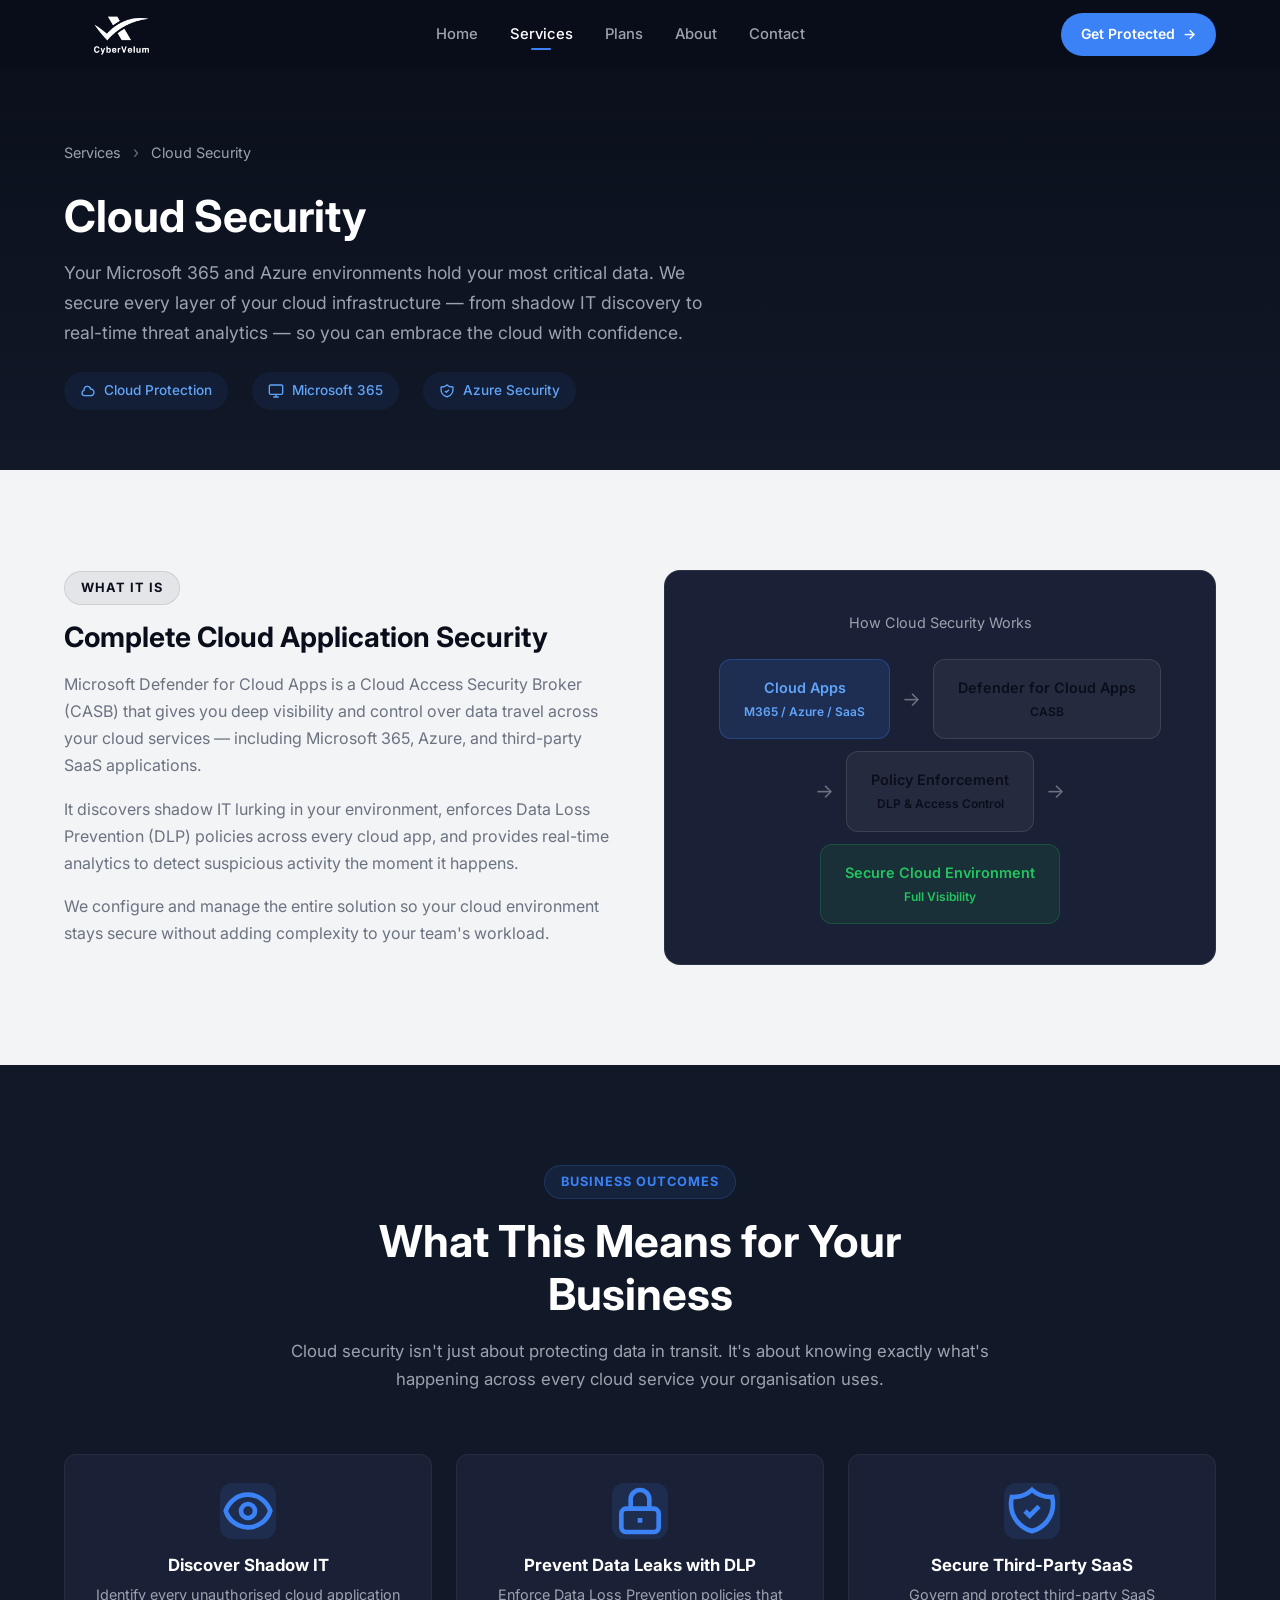
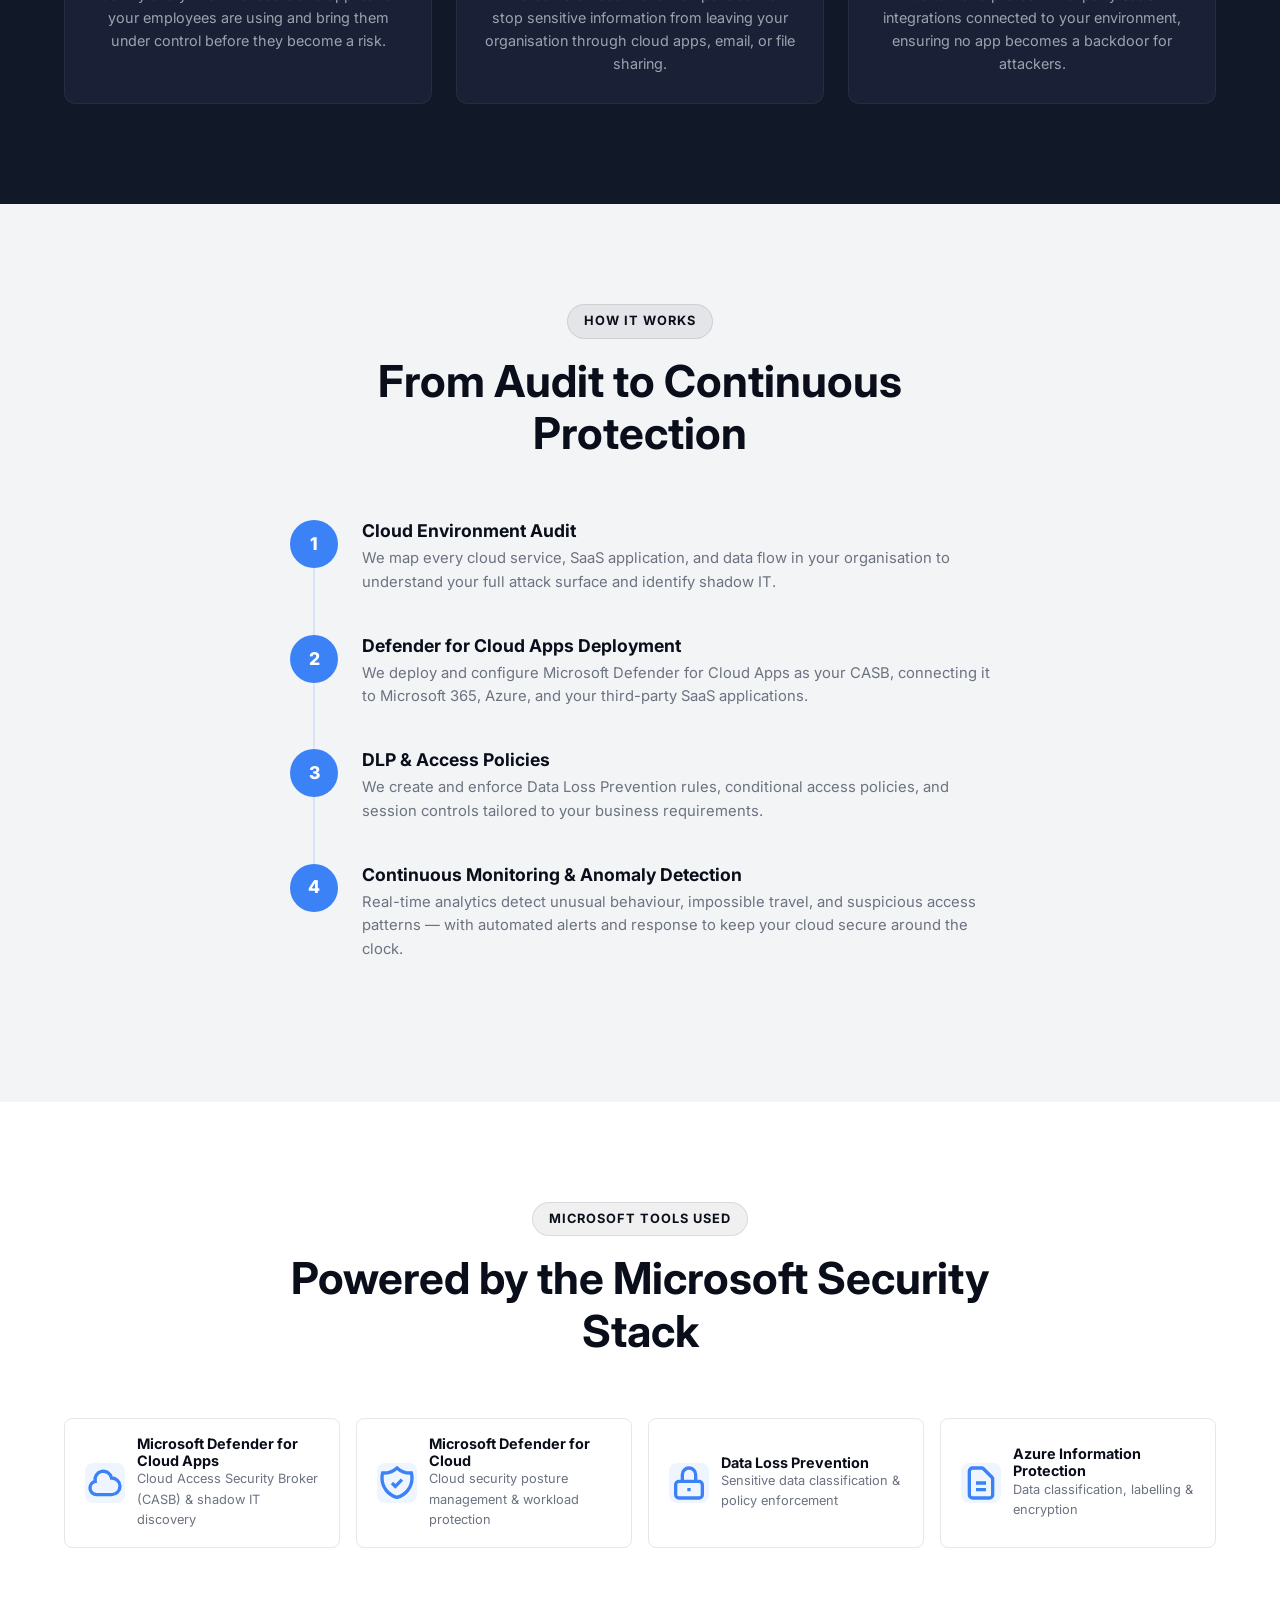
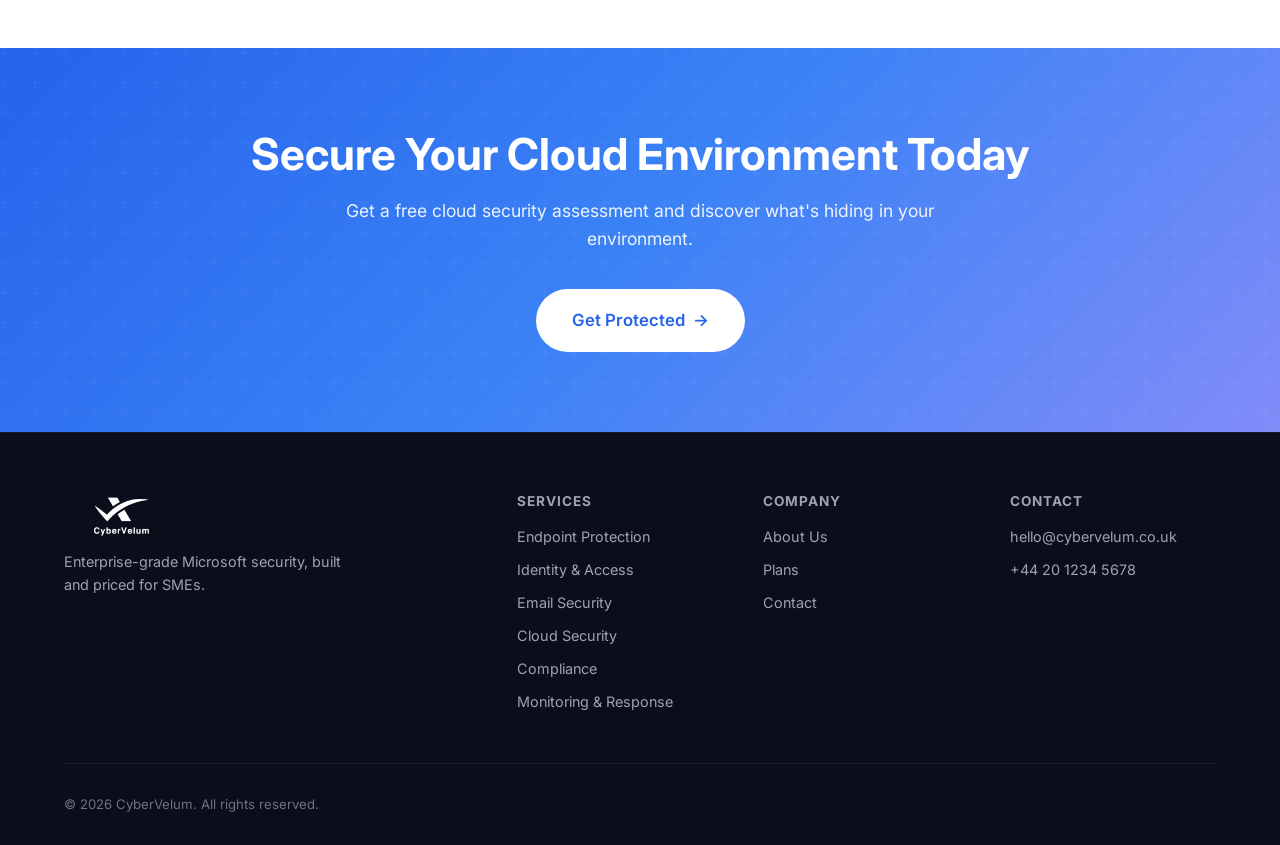
<file: services/cloud-security.html>
<!DOCTYPE html>
<html lang="en">
<head>
  <meta charset="UTF-8">
  <meta name="viewport" content="width=device-width, initial-scale=1.0">
  <title>Cloud Security — CyberVelum</title>
  <meta name="description" content="Secure your Microsoft 365 and Azure environments with Microsoft Defender for Cloud Apps. Shadow IT discovery, DLP, and real-time analytics.">
  <link rel="preconnect" href="https://fonts.googleapis.com">
  <link href="https://fonts.googleapis.com/css2?family=Inter:wght@400;500;600;700;800&display=swap" rel="stylesheet">
  <link rel="stylesheet" href="../css/style.css">
  <link rel="icon" type="image/png" href="../images/logo.png">
</head>
<body>

  <!-- NAVBAR -->
  <nav class="navbar">
    <div class="container">
      <a href="../index.html" class="nav-logo">
        <img src="../images/logo.png" alt="CyberVelum">
      </a>
      <div class="nav-links">
        <a href="../index.html">Home</a>
        <a href="../services.html" class="active">Services</a>
        <a href="../plans.html">Plans</a>
        <a href="../about.html">About</a>
        <a href="../contact.html">Contact</a>
      </div>
      <div class="nav-cta">
        <a href="../contact.html" class="btn btn-primary btn-sm">Get Protected <span class="arrow">&rarr;</span></a>
      </div>
      <button class="nav-toggle" aria-label="Toggle menu"><span></span><span></span><span></span></button>
    </div>
  </nav>
  <div class="mobile-menu">
    <a href="../index.html">Home</a><a href="../services.html">Services</a><a href="../plans.html">Plans</a><a href="../about.html">About</a><a href="../contact.html">Contact</a>
    <a href="../contact.html" class="btn btn-primary" style="margin-top:16px">Get Protected &rarr;</a>
  </div>

  <!-- SERVICE HERO -->
  <section class="service-hero">
    <div class="container">
      <div class="breadcrumb">
        <a href="../services.html">Services</a> <span>&rsaquo;</span> <a href="#">Cloud Security</a>
      </div>
      <h1>Cloud Security</h1>
      <p>Your Microsoft 365 and Azure environments hold your most critical data. We secure every layer of your cloud infrastructure &mdash; from shadow IT discovery to real-time threat analytics &mdash; so you can embrace the cloud with confidence.</p>
      <div class="hero-meta">
        <span class="meta-tag">
          <svg width="16" height="16" viewBox="0 0 24 24" fill="none" stroke="currentColor" stroke-width="2"><path d="M3 15a4 4 0 004 4h9a5 5 0 10-.1-9.999 5.002 5.002 0 10-9.78 2.096A4.001 4.001 0 003 15z"/></svg>
          Cloud Protection
        </span>
        <span class="meta-tag">
          <svg width="16" height="16" viewBox="0 0 24 24" fill="none" stroke="currentColor" stroke-width="2"><rect x="2" y="3" width="20" height="14" rx="2"/><path d="M8 21h8m-4-4v4"/></svg>
          Microsoft 365
        </span>
        <span class="meta-tag">
          <svg width="16" height="16" viewBox="0 0 24 24" fill="none" stroke="currentColor" stroke-width="2"><path d="M9 12l2 2 4-4m5.618-4.016A11.955 11.955 0 0112 2.944a11.955 11.955 0 01-8.618 3.04A12.02 12.02 0 003 9c0 5.591 3.824 10.29 9 11.622 5.176-1.332 9-6.03 9-11.622 0-1.042-.133-2.052-.382-3.016z"/></svg>
          Azure Security
        </span>
      </div>
    </div>
  </section>

  <!-- WHAT IT IS -->
  <section class="section section-light what-it-is">
    <div class="container">
      <div class="two-col">
        <div>
          <span class="section-badge section-badge-dark" style="margin-bottom:16px;display:inline-block">What It Is</span>
          <h2>Complete Cloud Application Security</h2>
          <p>Microsoft Defender for Cloud Apps is a Cloud Access Security Broker (CASB) that gives you deep visibility and control over data travel across your cloud services &mdash; including Microsoft 365, Azure, and third-party SaaS applications.</p>
          <p>It discovers shadow IT lurking in your environment, enforces Data Loss Prevention (DLP) policies across every cloud app, and provides real-time analytics to detect suspicious activity the moment it happens.</p>
          <p>We configure and manage the entire solution so your cloud environment stays secure without adding complexity to your team's workload.</p>
        </div>
        <div class="diagram-box">
          <p style="color:var(--gray-400);margin-bottom:24px;font-size:.9rem">How Cloud Security Works</p>
          <div class="diagram-flow">
            <div class="diagram-node diagram-node-blue">Cloud Apps<br><small>M365 / Azure / SaaS</small></div>
            <div class="diagram-arrow">&rarr;</div>
            <div class="diagram-node diagram-node-navy">Defender for Cloud Apps<br><small>CASB</small></div>
            <div class="diagram-arrow">&rarr;</div>
            <div class="diagram-node diagram-node-navy">Policy Enforcement<br><small>DLP &amp; Access Control</small></div>
            <div class="diagram-arrow">&rarr;</div>
            <div class="diagram-node diagram-node-green">Secure Cloud Environment<br><small>Full Visibility</small></div>
          </div>
        </div>
      </div>
    </div>
  </section>

  <!-- WHAT IT MEANS FOR YOUR BUSINESS -->
  <section class="section section-dark">
    <div class="container">
      <div class="section-header">
        <span class="section-badge section-badge-blue">Business Outcomes</span>
        <h2>What This Means for Your Business</h2>
        <p>Cloud security isn't just about protecting data in transit. It's about knowing exactly what's happening across every cloud service your organisation uses.</p>
      </div>
      <div class="outcomes-grid">
        <div class="outcome-card fade-in">
          <div class="icon">
            <svg viewBox="0 0 24 24" fill="none" stroke="#3b82f6" stroke-width="2"><path d="M15 12a3 3 0 11-6 0 3 3 0 016 0z"/><path d="M2.458 12C3.732 7.943 7.523 5 12 5c4.478 0 8.268 2.943 9.542 7-1.274 4.057-5.064 7-9.542 7-4.477 0-8.268-2.943-9.542-7z"/></svg>
          </div>
          <h3>Discover Shadow IT</h3>
          <p>Identify every unauthorised cloud application your employees are using and bring them under control before they become a risk.</p>
        </div>
        <div class="outcome-card fade-in fade-in-delay-1">
          <div class="icon">
            <svg viewBox="0 0 24 24" fill="none" stroke="#3b82f6" stroke-width="2"><path d="M12 15v2m-6 4h12a2 2 0 002-2v-6a2 2 0 00-2-2H6a2 2 0 00-2 2v6a2 2 0 002 2zm10-10V7a4 4 0 00-8 0v4h8z"/></svg>
          </div>
          <h3>Prevent Data Leaks with DLP</h3>
          <p>Enforce Data Loss Prevention policies that stop sensitive information from leaving your organisation through cloud apps, email, or file sharing.</p>
        </div>
        <div class="outcome-card fade-in fade-in-delay-2">
          <div class="icon">
            <svg viewBox="0 0 24 24" fill="none" stroke="#3b82f6" stroke-width="2"><path d="M9 12l2 2 4-4m5.618-4.016A11.955 11.955 0 0112 2.944a11.955 11.955 0 01-8.618 3.04A12.02 12.02 0 003 9c0 5.591 3.824 10.29 9 11.622 5.176-1.332 9-6.03 9-11.622 0-1.042-.133-2.052-.382-3.016z"/></svg>
          </div>
          <h3>Secure Third-Party SaaS</h3>
          <p>Govern and protect third-party SaaS integrations connected to your environment, ensuring no app becomes a backdoor for attackers.</p>
        </div>
      </div>
    </div>
  </section>

  <!-- HOW IT WORKS -->
  <section class="section section-light">
    <div class="container">
      <div class="section-header">
        <span class="section-badge section-badge-dark">How It Works</span>
        <h2>From Audit to Continuous Protection</h2>
      </div>
      <div class="how-it-works-steps">
        <div class="step-item fade-in">
          <div class="step-num">1</div>
          <div>
            <h3 style="color:var(--navy)">Cloud Environment Audit</h3>
            <p style="color:var(--gray-500)">We map every cloud service, SaaS application, and data flow in your organisation to understand your full attack surface and identify shadow IT.</p>
          </div>
        </div>
        <div class="step-item fade-in fade-in-delay-1">
          <div class="step-num">2</div>
          <div>
            <h3 style="color:var(--navy)">Defender for Cloud Apps Deployment</h3>
            <p style="color:var(--gray-500)">We deploy and configure Microsoft Defender for Cloud Apps as your CASB, connecting it to Microsoft 365, Azure, and your third-party SaaS applications.</p>
          </div>
        </div>
        <div class="step-item fade-in fade-in-delay-2">
          <div class="step-num">3</div>
          <div>
            <h3 style="color:var(--navy)">DLP &amp; Access Policies</h3>
            <p style="color:var(--gray-500)">We create and enforce Data Loss Prevention rules, conditional access policies, and session controls tailored to your business requirements.</p>
          </div>
        </div>
        <div class="step-item fade-in fade-in-delay-3">
          <div class="step-num">4</div>
          <div>
            <h3 style="color:var(--navy)">Continuous Monitoring &amp; Anomaly Detection</h3>
            <p style="color:var(--gray-500)">Real-time analytics detect unusual behaviour, impossible travel, and suspicious access patterns &mdash; with automated alerts and response to keep your cloud secure around the clock.</p>
          </div>
        </div>
      </div>
    </div>
  </section>

  <!-- TOOLS -->
  <section class="section section-white">
    <div class="container">
      <div class="section-header">
        <span class="section-badge section-badge-dark">Microsoft Tools Used</span>
        <h2>Powered by the Microsoft Security Stack</h2>
      </div>
      <div class="tools-grid">
        <div class="tool-card fade-in">
          <div class="tool-icon"><svg viewBox="0 0 24 24" fill="none" stroke="#3b82f6" stroke-width="2"><path d="M3 15a4 4 0 004 4h9a5 5 0 10-.1-9.999 5.002 5.002 0 10-9.78 2.096A4.001 4.001 0 003 15z"/></svg></div>
          <div><h4>Microsoft Defender for Cloud Apps</h4><p>Cloud Access Security Broker (CASB) &amp; shadow IT discovery</p></div>
        </div>
        <div class="tool-card fade-in fade-in-delay-1">
          <div class="tool-icon"><svg viewBox="0 0 24 24" fill="none" stroke="#3b82f6" stroke-width="2"><path d="M9 12l2 2 4-4m5.618-4.016A11.955 11.955 0 0112 2.944a11.955 11.955 0 01-8.618 3.04A12.02 12.02 0 003 9c0 5.591 3.824 10.29 9 11.622 5.176-1.332 9-6.03 9-11.622 0-1.042-.133-2.052-.382-3.016z"/></svg></div>
          <div><h4>Microsoft Defender for Cloud</h4><p>Cloud security posture management &amp; workload protection</p></div>
        </div>
        <div class="tool-card fade-in fade-in-delay-2">
          <div class="tool-icon"><svg viewBox="0 0 24 24" fill="none" stroke="#3b82f6" stroke-width="2"><path d="M12 15v2m-6 4h12a2 2 0 002-2v-6a2 2 0 00-2-2H6a2 2 0 00-2 2v6a2 2 0 002 2zm10-10V7a4 4 0 00-8 0v4h8z"/></svg></div>
          <div><h4>Data Loss Prevention</h4><p>Sensitive data classification &amp; policy enforcement</p></div>
        </div>
        <div class="tool-card fade-in">
          <div class="tool-icon"><svg viewBox="0 0 24 24" fill="none" stroke="#3b82f6" stroke-width="2"><path d="M9 12h6m-6 4h6m2 5H7a2 2 0 01-2-2V5a2 2 0 012-2h5.586a1 1 0 01.707.293l5.414 5.414a1 1 0 01.293.707V19a2 2 0 01-2 2z"/></svg></div>
          <div><h4>Azure Information Protection</h4><p>Data classification, labelling &amp; encryption</p></div>
        </div>
      </div>
    </div>
  </section>

  <!-- CTA -->
  <section class="cta-banner">
    <div class="container">
      <h2>Secure Your Cloud Environment Today</h2>
      <p>Get a free cloud security assessment and discover what's hiding in your environment.</p>
      <a href="../contact.html" class="btn btn-primary btn-lg">Get Protected <span class="arrow">&rarr;</span></a>
    </div>
  </section>

  <!-- FOOTER -->
  <footer class="footer">
    <div class="container">
      <div class="footer-grid">
        <div class="footer-brand">
          <a href="../index.html" class="nav-logo">
            <img src="../images/logo.png" alt="CyberVelum">
          </a>
          <p>Enterprise-grade Microsoft security, built and priced for SMEs.</p>
        </div>
        <div class="footer-col">
          <h4>Services</h4>
          <a href="endpoint-protection.html">Endpoint Protection</a>
          <a href="identity-access.html">Identity &amp; Access</a>
          <a href="email-security.html">Email Security</a>
          <a href="cloud-security.html">Cloud Security</a>
          <a href="compliance.html">Compliance</a>
          <a href="monitoring.html">Monitoring &amp; Response</a>
        </div>
        <div class="footer-col">
          <h4>Company</h4>
          <a href="../about.html">About Us</a>
          <a href="../plans.html">Plans</a>
          <a href="../contact.html">Contact</a>
        </div>
        <div class="footer-col">
          <h4>Contact</h4>
          <a href="mailto:hello@cybervelum.co.uk">hello@cybervelum.co.uk</a>
          <a href="tel:+442012345678">+44 20 1234 5678</a>
        </div>
      </div>
      <div class="footer-bottom">
        <p>&copy; 2026 CyberVelum. All rights reserved.</p>
      </div>
    </div>
  </footer>

  <script src="../js/main.js"></script>
</body>
</html>
</file>
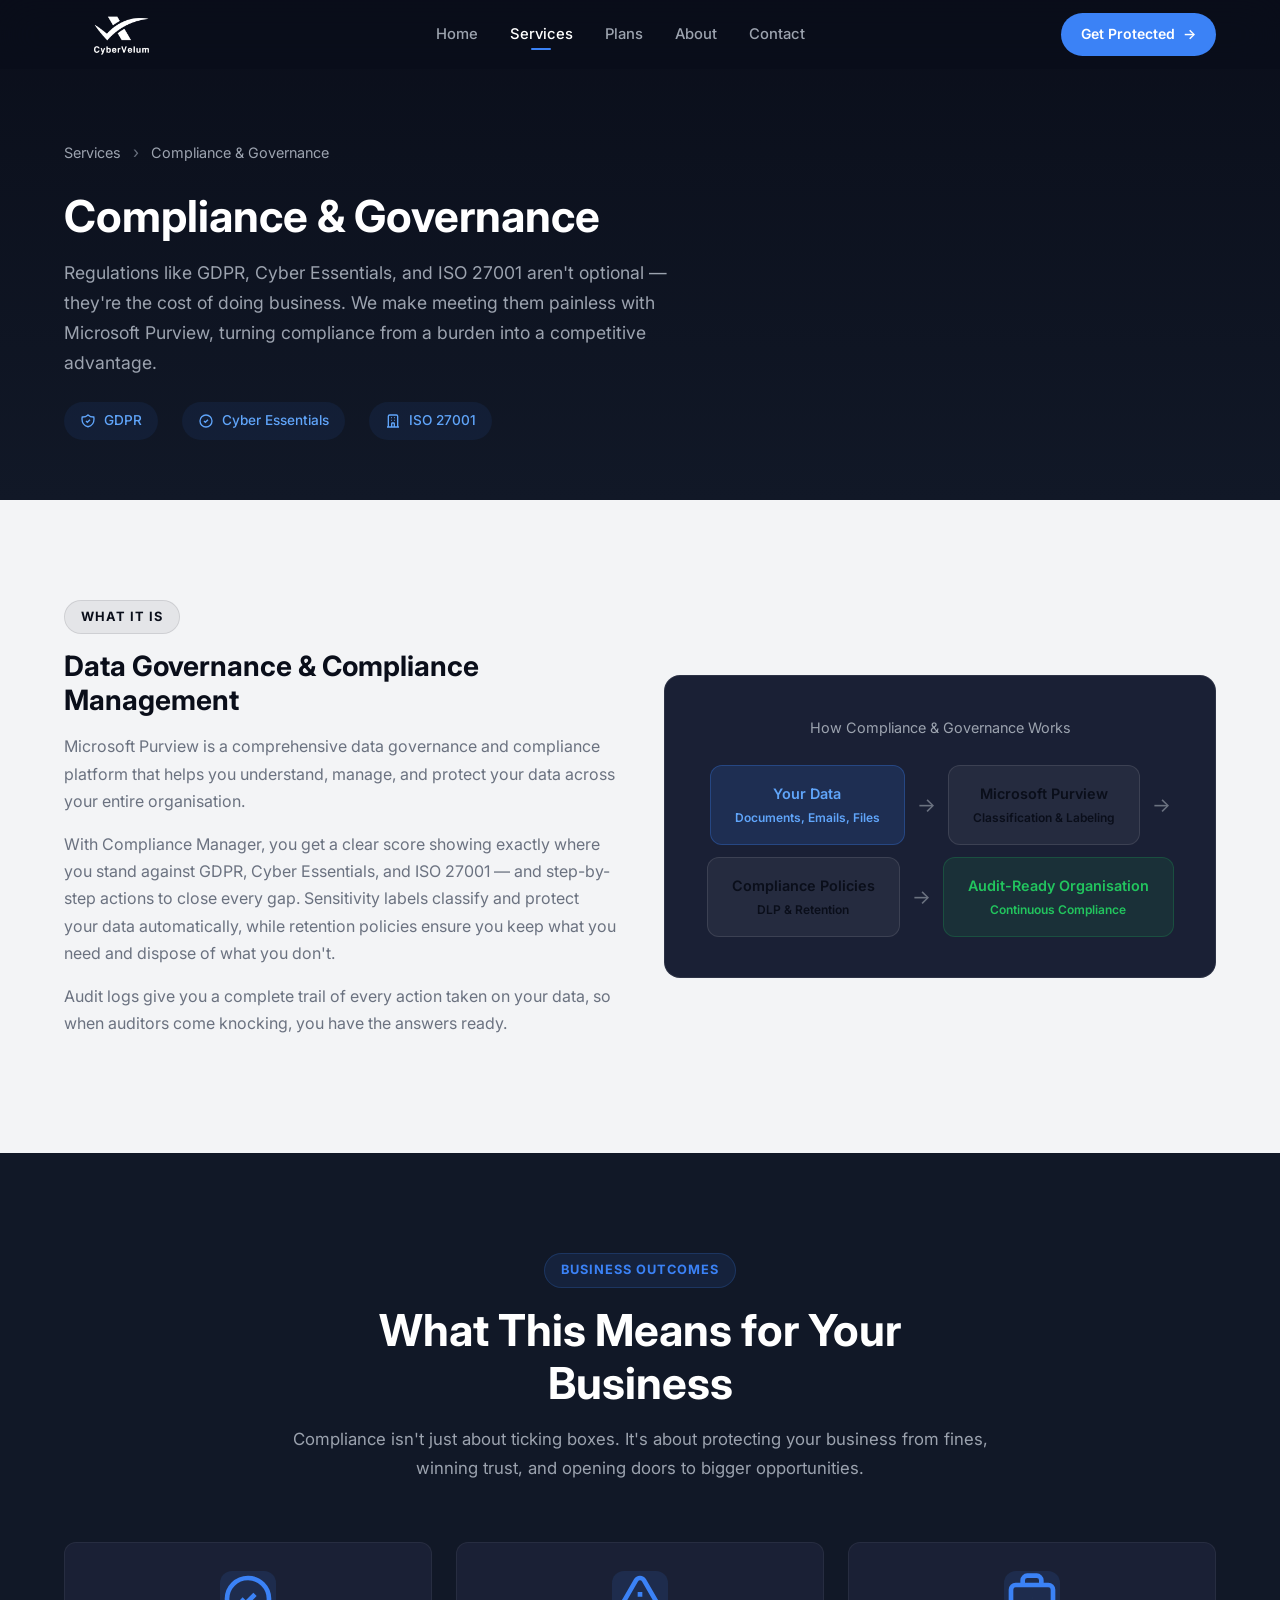
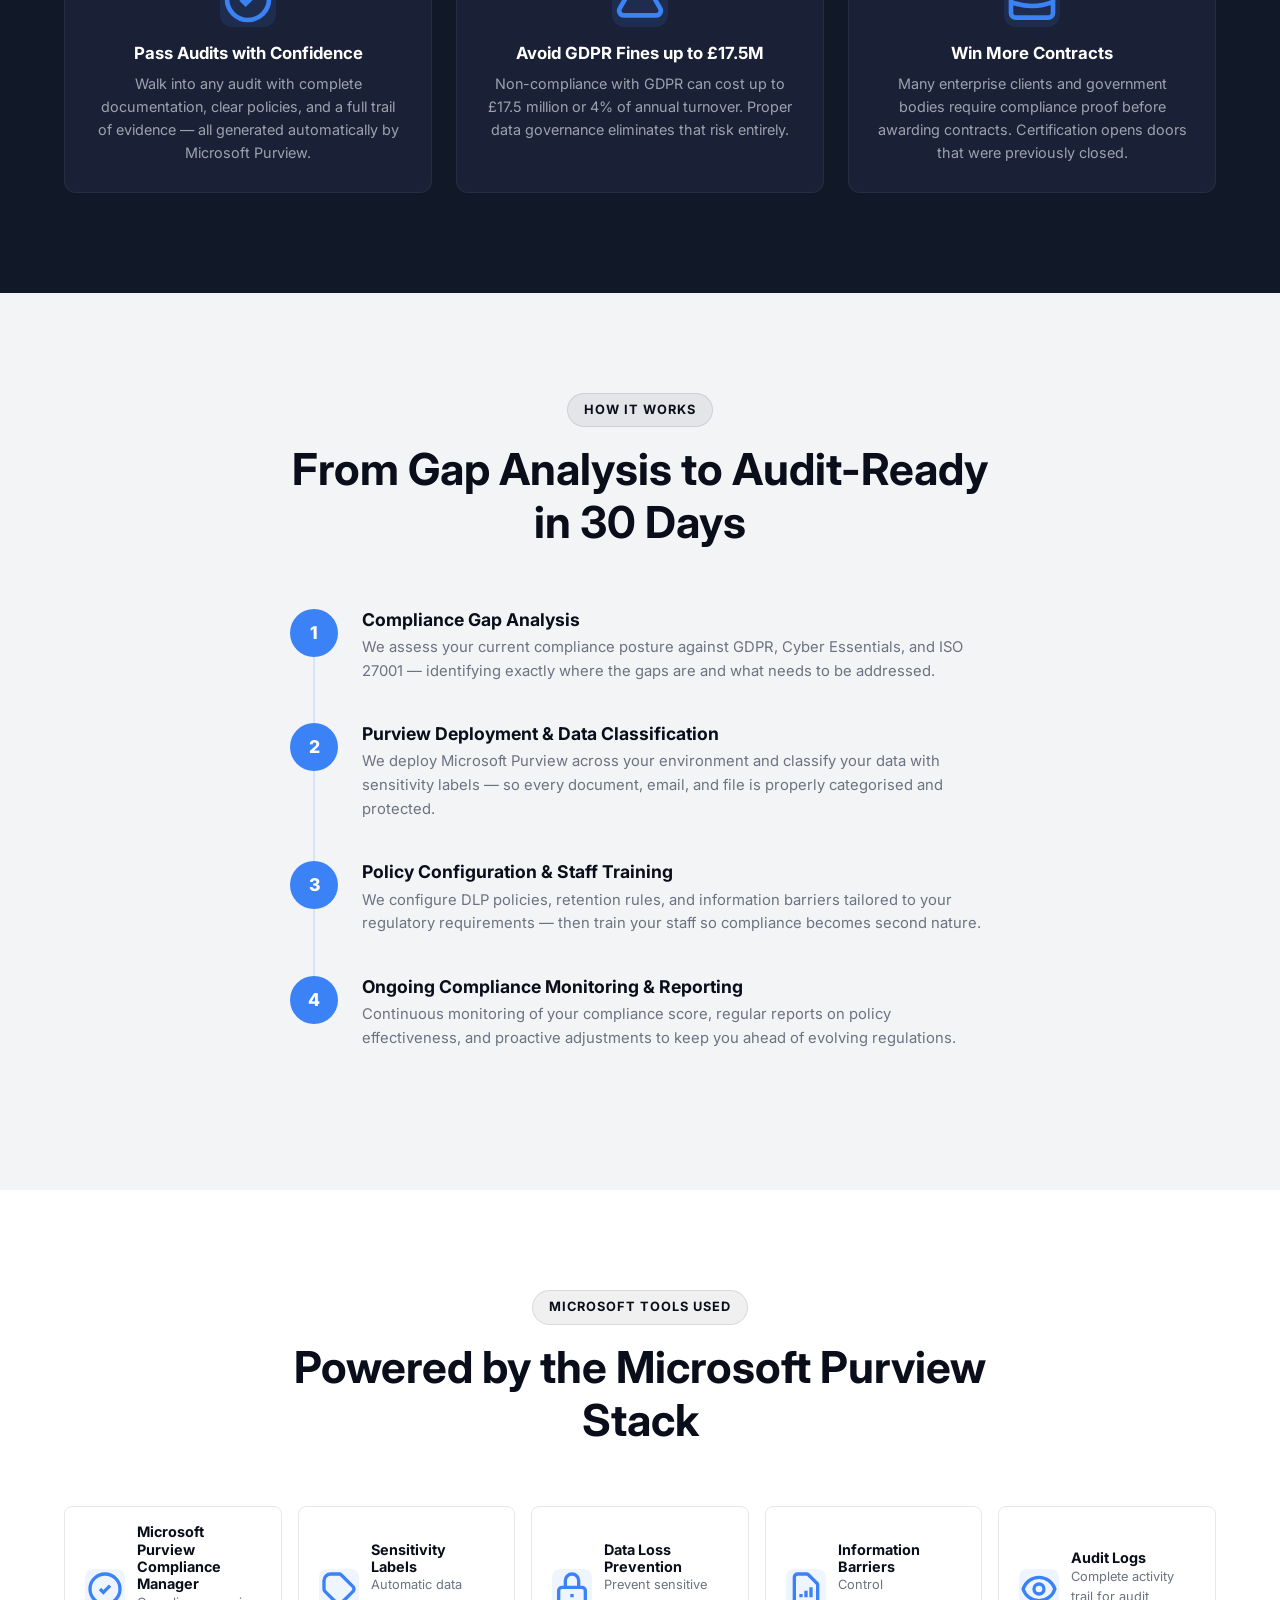
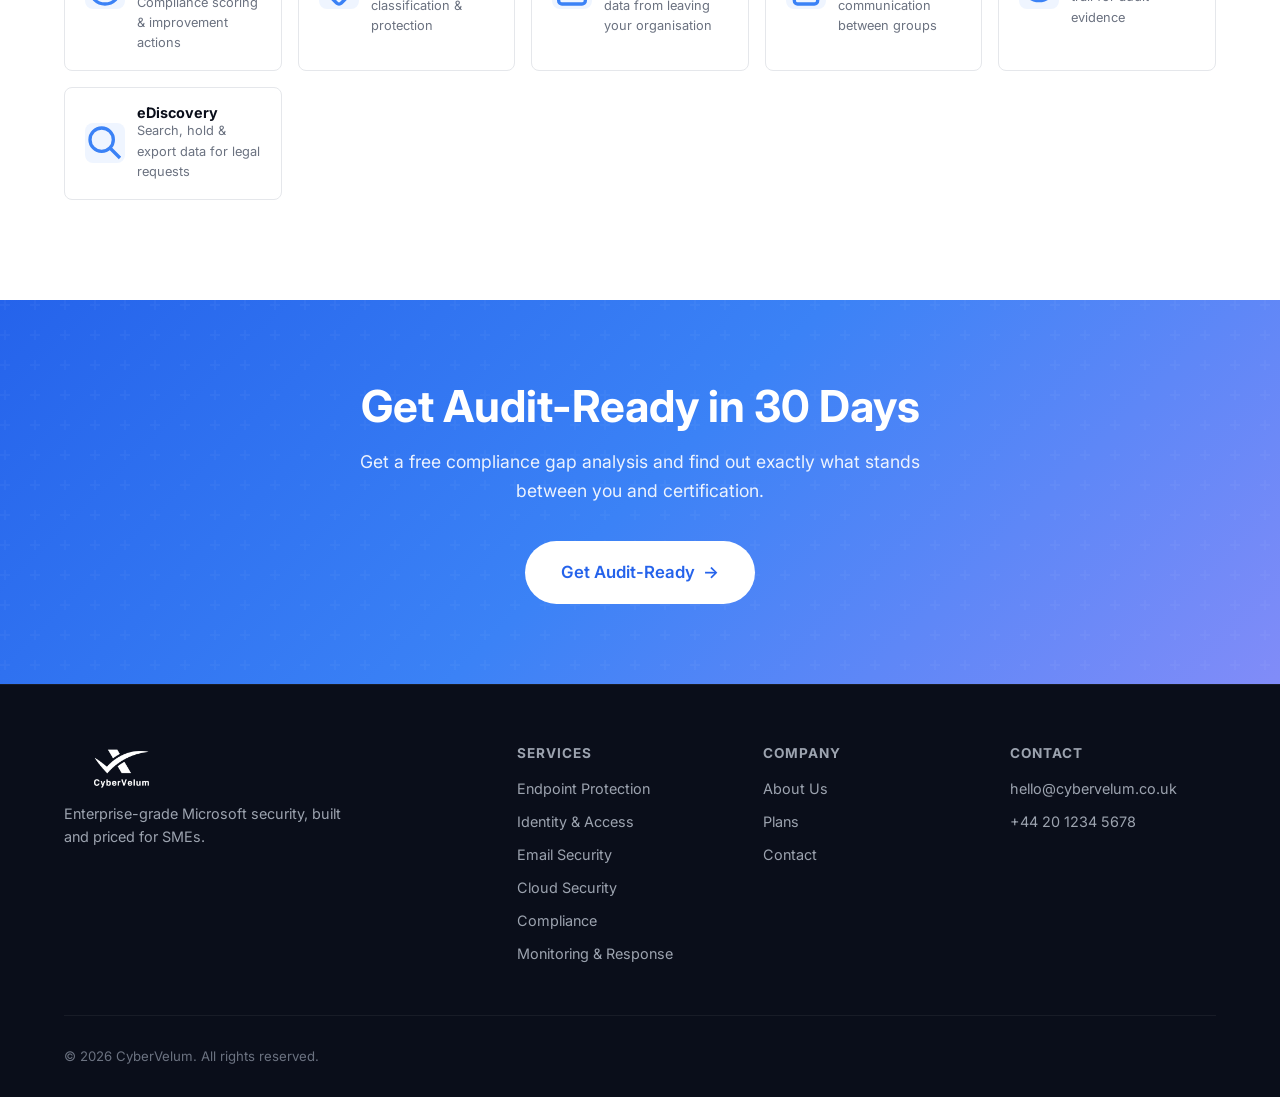
<file: services/compliance.html>
<!DOCTYPE html>
<html lang="en">
<head>
  <meta charset="UTF-8">
  <meta name="viewport" content="width=device-width, initial-scale=1.0">
  <title>Compliance &amp; Governance — CyberVelum</title>
  <meta name="description" content="Meet GDPR, Cyber Essentials, and ISO 27001 requirements with Microsoft Purview. Data governance, compliance management, and audit readiness for SMEs.">
  <link rel="preconnect" href="https://fonts.googleapis.com">
  <link href="https://fonts.googleapis.com/css2?family=Inter:wght@400;500;600;700;800&display=swap" rel="stylesheet">
  <link rel="stylesheet" href="../css/style.css">
  <link rel="icon" type="image/png" href="../images/logo.png">
</head>
<body>

  <!-- NAVBAR -->
  <nav class="navbar">
    <div class="container">
      <a href="../index.html" class="nav-logo">
        <img src="../images/logo.png" alt="CyberVelum">
      </a>
      <div class="nav-links">
        <a href="../index.html">Home</a>
        <a href="../services.html" class="active">Services</a>
        <a href="../plans.html">Plans</a>
        <a href="../about.html">About</a>
        <a href="../contact.html">Contact</a>
      </div>
      <div class="nav-cta">
        <a href="../contact.html" class="btn btn-primary btn-sm">Get Protected <span class="arrow">&rarr;</span></a>
      </div>
      <button class="nav-toggle" aria-label="Toggle menu"><span></span><span></span><span></span></button>
    </div>
  </nav>
  <div class="mobile-menu">
    <a href="../index.html">Home</a><a href="../services.html">Services</a><a href="../plans.html">Plans</a><a href="../about.html">About</a><a href="../contact.html">Contact</a>
    <a href="../contact.html" class="btn btn-primary" style="margin-top:16px">Get Protected &rarr;</a>
  </div>

  <!-- SERVICE HERO -->
  <section class="service-hero">
    <div class="container">
      <div class="breadcrumb">
        <a href="../services.html">Services</a> <span>&rsaquo;</span> <a href="#">Compliance &amp; Governance</a>
      </div>
      <h1>Compliance &amp; Governance</h1>
      <p>Regulations like GDPR, Cyber Essentials, and ISO 27001 aren't optional &mdash; they're the cost of doing business. We make meeting them painless with Microsoft Purview, turning compliance from a burden into a competitive advantage.</p>
      <div class="hero-meta">
        <span class="meta-tag">
          <svg width="16" height="16" viewBox="0 0 24 24" fill="none" stroke="currentColor" stroke-width="2"><path d="M9 12l2 2 4-4m5.618-4.016A11.955 11.955 0 0112 2.944a11.955 11.955 0 01-8.618 3.04A12.02 12.02 0 003 9c0 5.591 3.824 10.29 9 11.622 5.176-1.332 9-6.03 9-11.622 0-1.042-.133-2.052-.382-3.016z"/></svg>
          GDPR
        </span>
        <span class="meta-tag">
          <svg width="16" height="16" viewBox="0 0 24 24" fill="none" stroke="currentColor" stroke-width="2"><path d="M9 12l2 2 4-4m6 2a9 9 0 11-18 0 9 9 0 0118 0z"/></svg>
          Cyber Essentials
        </span>
        <span class="meta-tag">
          <svg width="16" height="16" viewBox="0 0 24 24" fill="none" stroke="currentColor" stroke-width="2"><path d="M19 21V5a2 2 0 00-2-2H7a2 2 0 00-2 2v16m14 0h2m-2 0h-5m-9 0H3m2 0h5M9 7h1m-1 4h1m4-4h1m-1 4h1m-5 10v-5a1 1 0 011-1h2a1 1 0 011 1v5m-4 0h4"/></svg>
          ISO 27001
        </span>
      </div>
    </div>
  </section>

  <!-- WHAT IT IS -->
  <section class="section section-light what-it-is">
    <div class="container">
      <div class="two-col">
        <div>
          <span class="section-badge section-badge-dark" style="margin-bottom:16px;display:inline-block">What It Is</span>
          <h2>Data Governance &amp; Compliance Management</h2>
          <p>Microsoft Purview is a comprehensive data governance and compliance platform that helps you understand, manage, and protect your data across your entire organisation.</p>
          <p>With Compliance Manager, you get a clear score showing exactly where you stand against GDPR, Cyber Essentials, and ISO 27001 &mdash; and step-by-step actions to close every gap. Sensitivity labels classify and protect your data automatically, while retention policies ensure you keep what you need and dispose of what you don't.</p>
          <p>Audit logs give you a complete trail of every action taken on your data, so when auditors come knocking, you have the answers ready.</p>
        </div>
        <div class="diagram-box">
          <p style="color:var(--gray-400);margin-bottom:24px;font-size:.9rem">How Compliance &amp; Governance Works</p>
          <div class="diagram-flow">
            <div class="diagram-node diagram-node-blue">Your Data<br><small>Documents, Emails, Files</small></div>
            <div class="diagram-arrow">&rarr;</div>
            <div class="diagram-node diagram-node-navy">Microsoft Purview<br><small>Classification &amp; Labeling</small></div>
            <div class="diagram-arrow">&rarr;</div>
            <div class="diagram-node diagram-node-navy">Compliance Policies<br><small>DLP &amp; Retention</small></div>
            <div class="diagram-arrow">&rarr;</div>
            <div class="diagram-node diagram-node-green">Audit-Ready Organisation<br><small>Continuous Compliance</small></div>
          </div>
        </div>
      </div>
    </div>
  </section>

  <!-- WHAT IT MEANS FOR YOUR BUSINESS -->
  <section class="section section-dark">
    <div class="container">
      <div class="section-header">
        <span class="section-badge section-badge-blue">Business Outcomes</span>
        <h2>What This Means for Your Business</h2>
        <p>Compliance isn't just about ticking boxes. It's about protecting your business from fines, winning trust, and opening doors to bigger opportunities.</p>
      </div>
      <div class="outcomes-grid">
        <div class="outcome-card fade-in">
          <div class="icon">
            <svg viewBox="0 0 24 24" fill="none" stroke="#3b82f6" stroke-width="2"><path d="M9 12l2 2 4-4m6 2a9 9 0 11-18 0 9 9 0 0118 0z"/></svg>
          </div>
          <h3>Pass Audits with Confidence</h3>
          <p>Walk into any audit with complete documentation, clear policies, and a full trail of evidence &mdash; all generated automatically by Microsoft Purview.</p>
        </div>
        <div class="outcome-card fade-in fade-in-delay-1">
          <div class="icon">
            <svg viewBox="0 0 24 24" fill="none" stroke="#3b82f6" stroke-width="2"><path d="M12 9v2m0 4h.01m-6.938 4h13.856c1.54 0 2.502-1.667 1.732-3L13.732 4c-.77-1.333-2.694-1.333-3.464 0L3.34 16c-.77 1.333.192 3 1.732 3z"/></svg>
          </div>
          <h3>Avoid GDPR Fines up to &pound;17.5M</h3>
          <p>Non-compliance with GDPR can cost up to &pound;17.5 million or 4% of annual turnover. Proper data governance eliminates that risk entirely.</p>
        </div>
        <div class="outcome-card fade-in fade-in-delay-2">
          <div class="icon">
            <svg viewBox="0 0 24 24" fill="none" stroke="#3b82f6" stroke-width="2"><path d="M21 13.255A23.931 23.931 0 0112 15c-3.183 0-6.22-.62-9-1.745M16 6V4a2 2 0 00-2-2h-4a2 2 0 00-2 2v2m4 6h.01M5 20h14a2 2 0 002-2V8a2 2 0 00-2-2H5a2 2 0 00-2 2v10a2 2 0 002 2z"/></svg>
          </div>
          <h3>Win More Contracts</h3>
          <p>Many enterprise clients and government bodies require compliance proof before awarding contracts. Certification opens doors that were previously closed.</p>
        </div>
      </div>
    </div>
  </section>

  <!-- HOW IT WORKS -->
  <section class="section section-light">
    <div class="container">
      <div class="section-header">
        <span class="section-badge section-badge-dark">How It Works</span>
        <h2>From Gap Analysis to Audit-Ready in 30 Days</h2>
      </div>
      <div class="how-it-works-steps">
        <div class="step-item fade-in">
          <div class="step-num">1</div>
          <div>
            <h3 style="color:var(--navy)">Compliance Gap Analysis</h3>
            <p style="color:var(--gray-500)">We assess your current compliance posture against GDPR, Cyber Essentials, and ISO 27001 &mdash; identifying exactly where the gaps are and what needs to be addressed.</p>
          </div>
        </div>
        <div class="step-item fade-in fade-in-delay-1">
          <div class="step-num">2</div>
          <div>
            <h3 style="color:var(--navy)">Purview Deployment &amp; Data Classification</h3>
            <p style="color:var(--gray-500)">We deploy Microsoft Purview across your environment and classify your data with sensitivity labels &mdash; so every document, email, and file is properly categorised and protected.</p>
          </div>
        </div>
        <div class="step-item fade-in fade-in-delay-2">
          <div class="step-num">3</div>
          <div>
            <h3 style="color:var(--navy)">Policy Configuration &amp; Staff Training</h3>
            <p style="color:var(--gray-500)">We configure DLP policies, retention rules, and information barriers tailored to your regulatory requirements &mdash; then train your staff so compliance becomes second nature.</p>
          </div>
        </div>
        <div class="step-item fade-in fade-in-delay-3">
          <div class="step-num">4</div>
          <div>
            <h3 style="color:var(--navy)">Ongoing Compliance Monitoring &amp; Reporting</h3>
            <p style="color:var(--gray-500)">Continuous monitoring of your compliance score, regular reports on policy effectiveness, and proactive adjustments to keep you ahead of evolving regulations.</p>
          </div>
        </div>
      </div>
    </div>
  </section>

  <!-- TOOLS -->
  <section class="section section-white">
    <div class="container">
      <div class="section-header">
        <span class="section-badge section-badge-dark">Microsoft Tools Used</span>
        <h2>Powered by the Microsoft Purview Stack</h2>
      </div>
      <div class="tools-grid">
        <div class="tool-card fade-in">
          <div class="tool-icon"><svg viewBox="0 0 24 24" fill="none" stroke="#3b82f6" stroke-width="2"><path d="M9 12l2 2 4-4m6 2a9 9 0 11-18 0 9 9 0 0118 0z"/></svg></div>
          <div><h4>Microsoft Purview Compliance Manager</h4><p>Compliance scoring &amp; improvement actions</p></div>
        </div>
        <div class="tool-card fade-in fade-in-delay-1">
          <div class="tool-icon"><svg viewBox="0 0 24 24" fill="none" stroke="#3b82f6" stroke-width="2"><path d="M7 7h.01M7 3h5c.512 0 1.024.195 1.414.586l7 7a2 2 0 010 2.828l-7 7a2 2 0 01-2.828 0l-7-7A1.994 1.994 0 013 12V7a4 4 0 014-4z"/></svg></div>
          <div><h4>Sensitivity Labels</h4><p>Automatic data classification &amp; protection</p></div>
        </div>
        <div class="tool-card fade-in fade-in-delay-2">
          <div class="tool-icon"><svg viewBox="0 0 24 24" fill="none" stroke="#3b82f6" stroke-width="2"><path d="M12 15v2m-6 4h12a2 2 0 002-2v-6a2 2 0 00-2-2H6a2 2 0 00-2 2v6a2 2 0 002 2zm10-10V7a4 4 0 00-8 0v4h8z"/></svg></div>
          <div><h4>Data Loss Prevention</h4><p>Prevent sensitive data from leaving your organisation</p></div>
        </div>
        <div class="tool-card fade-in">
          <div class="tool-icon"><svg viewBox="0 0 24 24" fill="none" stroke="#3b82f6" stroke-width="2"><path d="M9 17v-2m3 2v-4m3 4v-6m2 10H7a2 2 0 01-2-2V5a2 2 0 012-2h5.586a1 1 0 01.707.293l5.414 5.414a1 1 0 01.293.707V19a2 2 0 01-2 2z"/></svg></div>
          <div><h4>Information Barriers</h4><p>Control communication between groups</p></div>
        </div>
        <div class="tool-card fade-in fade-in-delay-1">
          <div class="tool-icon"><svg viewBox="0 0 24 24" fill="none" stroke="#3b82f6" stroke-width="2"><path d="M15 12a3 3 0 11-6 0 3 3 0 016 0z"/><path d="M2.458 12C3.732 7.943 7.523 5 12 5c4.478 0 8.268 2.943 9.542 7-1.274 4.057-5.064 7-9.542 7-4.477 0-8.268-2.943-9.542-7z"/></svg></div>
          <div><h4>Audit Logs</h4><p>Complete activity trail for audit evidence</p></div>
        </div>
        <div class="tool-card fade-in fade-in-delay-2">
          <div class="tool-icon"><svg viewBox="0 0 24 24" fill="none" stroke="#3b82f6" stroke-width="2"><path d="M21 21l-6-6m2-5a7 7 0 11-14 0 7 7 0 0114 0z"/></svg></div>
          <div><h4>eDiscovery</h4><p>Search, hold &amp; export data for legal requests</p></div>
        </div>
      </div>
    </div>
  </section>

  <!-- CTA -->
  <section class="cta-banner">
    <div class="container">
      <h2>Get Audit-Ready in 30 Days</h2>
      <p>Get a free compliance gap analysis and find out exactly what stands between you and certification.</p>
      <a href="../contact.html" class="btn btn-primary btn-lg">Get Audit-Ready <span class="arrow">&rarr;</span></a>
    </div>
  </section>

  <!-- FOOTER -->
  <footer class="footer">
    <div class="container">
      <div class="footer-grid">
        <div class="footer-brand">
          <a href="../index.html" class="nav-logo">
            <img src="../images/logo.png" alt="CyberVelum">
          </a>
          <p>Enterprise-grade Microsoft security, built and priced for SMEs.</p>
        </div>
        <div class="footer-col">
          <h4>Services</h4>
          <a href="endpoint-protection.html">Endpoint Protection</a>
          <a href="identity-access.html">Identity &amp; Access</a>
          <a href="email-security.html">Email Security</a>
          <a href="cloud-security.html">Cloud Security</a>
          <a href="compliance.html">Compliance</a>
          <a href="monitoring.html">Monitoring &amp; Response</a>
        </div>
        <div class="footer-col">
          <h4>Company</h4>
          <a href="../about.html">About Us</a>
          <a href="../plans.html">Plans</a>
          <a href="../contact.html">Contact</a>
        </div>
        <div class="footer-col">
          <h4>Contact</h4>
          <a href="mailto:hello@cybervelum.co.uk">hello@cybervelum.co.uk</a>
          <a href="tel:+442012345678">+44 20 1234 5678</a>
        </div>
      </div>
      <div class="footer-bottom">
        <p>&copy; 2026 CyberVelum. All rights reserved.</p>
      </div>
    </div>
  </footer>

  <script src="../js/main.js"></script>
</body>
</html>
</file>
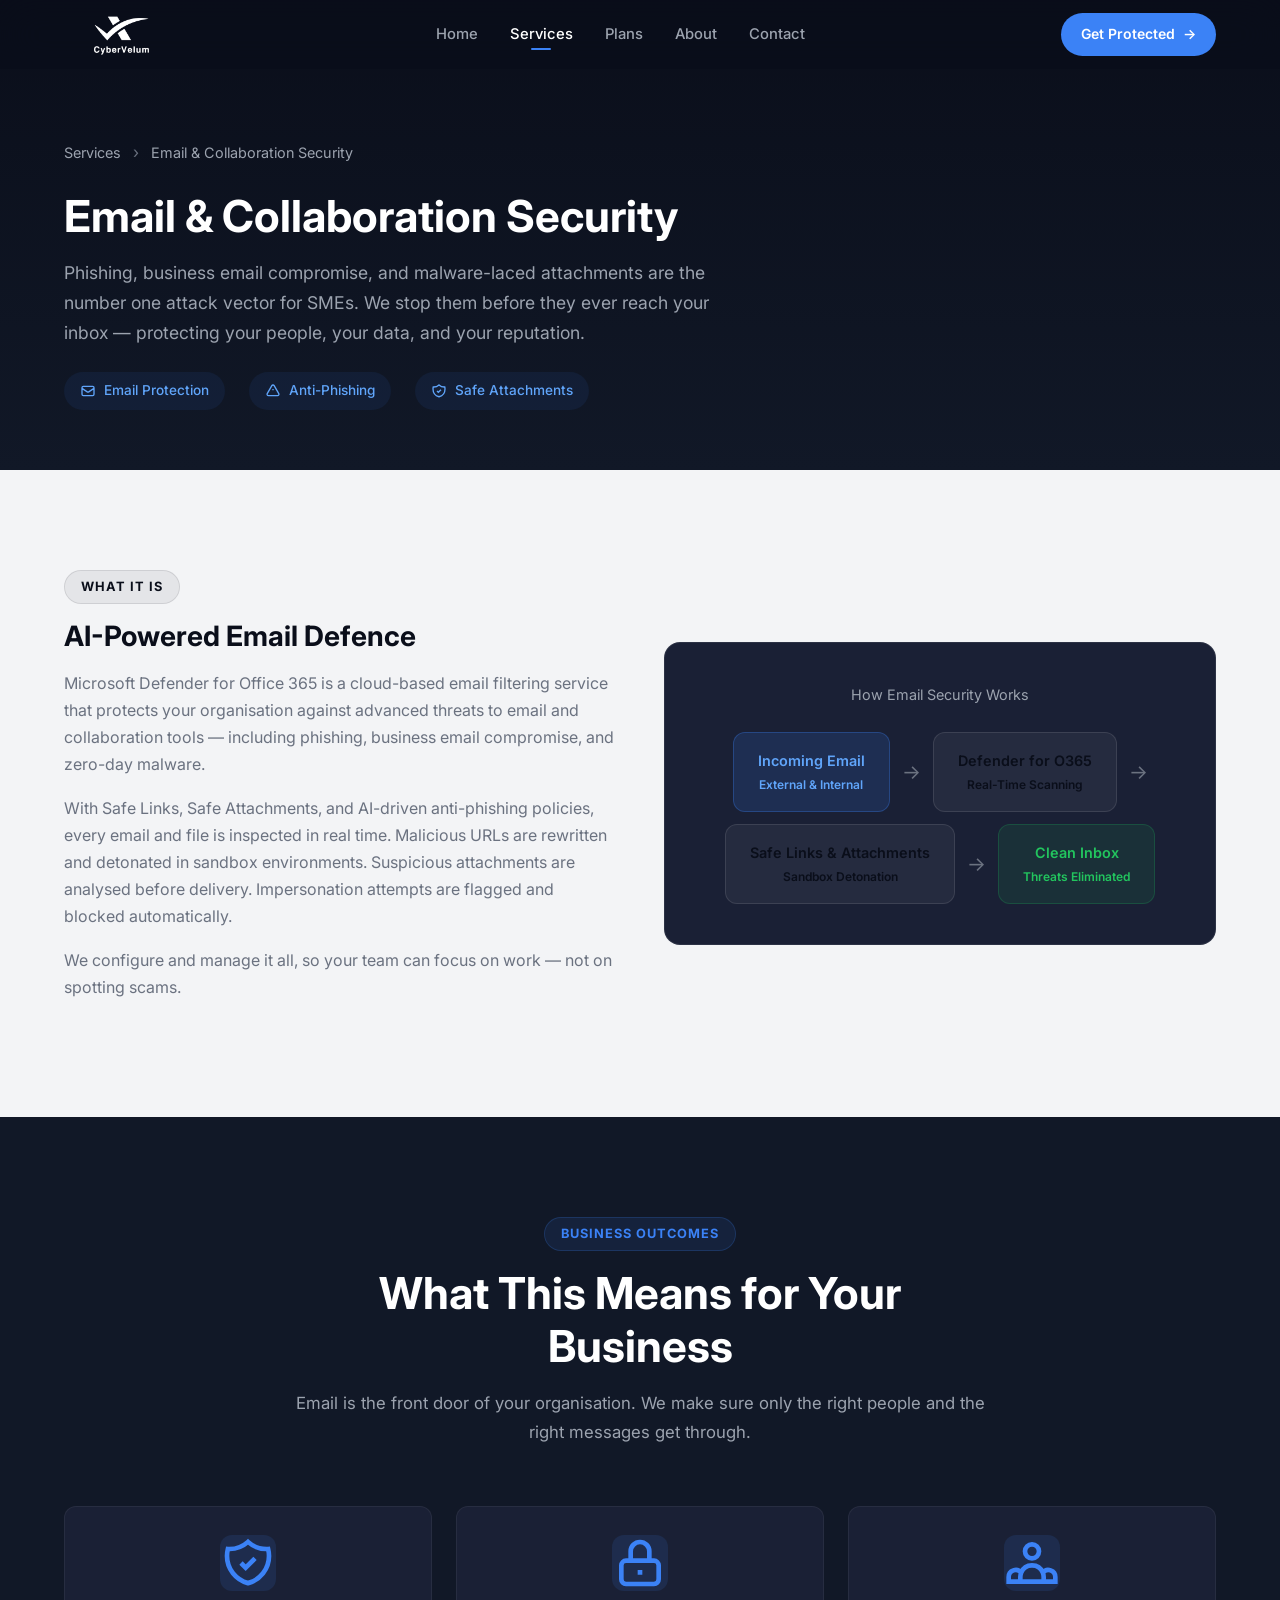
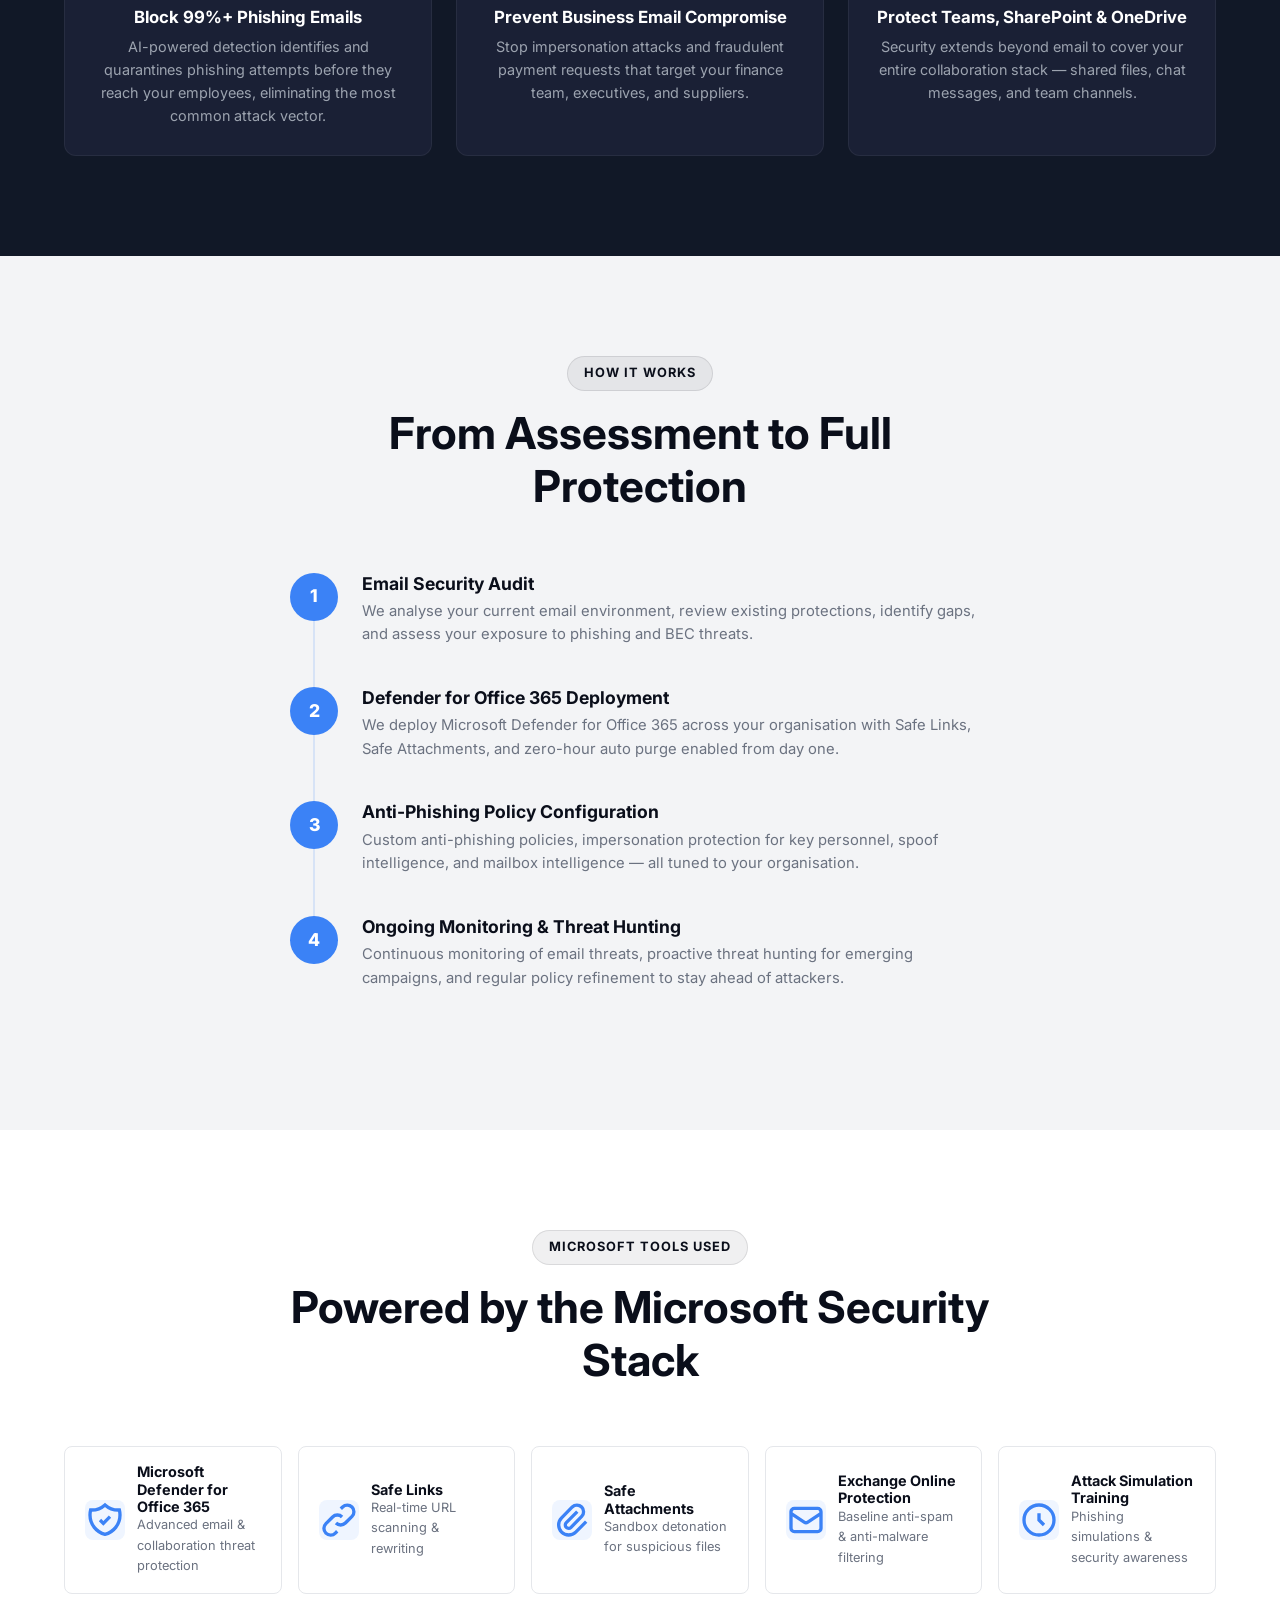
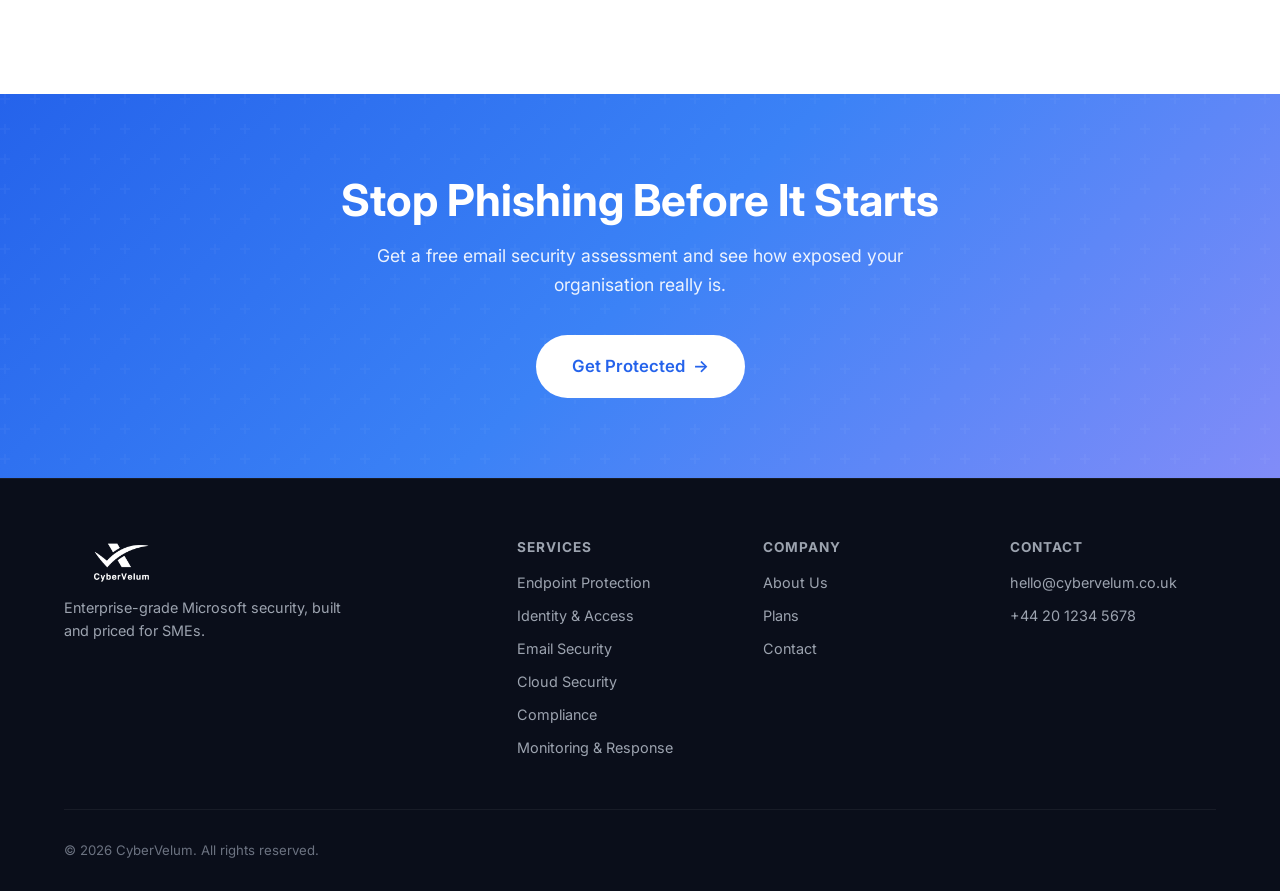
<file: services/email-security.html>
<!DOCTYPE html>
<html lang="en">
<head>
  <meta charset="UTF-8">
  <meta name="viewport" content="width=device-width, initial-scale=1.0">
  <title>Email &amp; Collaboration Security — CyberVelum</title>
  <meta name="description" content="Stop phishing, BEC, and malware before they reach your inbox with Microsoft Defender for Office 365. AI-powered email protection for your organisation.">
  <link rel="preconnect" href="https://fonts.googleapis.com">
  <link href="https://fonts.googleapis.com/css2?family=Inter:wght@400;500;600;700;800&display=swap" rel="stylesheet">
  <link rel="stylesheet" href="../css/style.css">
  <link rel="icon" type="image/png" href="../images/logo.png">
</head>
<body>

  <!-- NAVBAR -->
  <nav class="navbar">
    <div class="container">
      <a href="../index.html" class="nav-logo">
        <img src="../images/logo.png" alt="CyberVelum">
      </a>
      <div class="nav-links">
        <a href="../index.html">Home</a>
        <a href="../services.html" class="active">Services</a>
        <a href="../plans.html">Plans</a>
        <a href="../about.html">About</a>
        <a href="../contact.html">Contact</a>
      </div>
      <div class="nav-cta">
        <a href="../contact.html" class="btn btn-primary btn-sm">Get Protected <span class="arrow">&rarr;</span></a>
      </div>
      <button class="nav-toggle" aria-label="Toggle menu"><span></span><span></span><span></span></button>
    </div>
  </nav>
  <div class="mobile-menu">
    <a href="../index.html">Home</a><a href="../services.html">Services</a><a href="../plans.html">Plans</a><a href="../about.html">About</a><a href="../contact.html">Contact</a>
    <a href="../contact.html" class="btn btn-primary" style="margin-top:16px">Get Protected &rarr;</a>
  </div>

  <!-- SERVICE HERO -->
  <section class="service-hero">
    <div class="container">
      <div class="breadcrumb">
        <a href="../services.html">Services</a> <span>&rsaquo;</span> <a href="#">Email &amp; Collaboration Security</a>
      </div>
      <h1>Email &amp; Collaboration Security</h1>
      <p>Phishing, business email compromise, and malware-laced attachments are the number one attack vector for SMEs. We stop them before they ever reach your inbox &mdash; protecting your people, your data, and your reputation.</p>
      <div class="hero-meta">
        <span class="meta-tag">
          <svg width="16" height="16" viewBox="0 0 24 24" fill="none" stroke="currentColor" stroke-width="2"><path d="M3 8l7.89 5.26a2 2 0 002.22 0L21 8M5 19h14a2 2 0 002-2V7a2 2 0 00-2-2H5a2 2 0 00-2 2v10a2 2 0 002 2z"/></svg>
          Email Protection
        </span>
        <span class="meta-tag">
          <svg width="16" height="16" viewBox="0 0 24 24" fill="none" stroke="currentColor" stroke-width="2"><path d="M12 9v2m0 4h.01m-6.938 4h13.856c1.54 0 2.502-1.667 1.732-3L13.732 4c-.77-1.333-2.694-1.333-3.464 0L3.34 16c-.77 1.333.192 3 1.732 3z"/></svg>
          Anti-Phishing
        </span>
        <span class="meta-tag">
          <svg width="16" height="16" viewBox="0 0 24 24" fill="none" stroke="currentColor" stroke-width="2"><path d="M9 12l2 2 4-4m5.618-4.016A11.955 11.955 0 0112 2.944a11.955 11.955 0 01-8.618 3.04A12.02 12.02 0 003 9c0 5.591 3.824 10.29 9 11.622 5.176-1.332 9-6.03 9-11.622 0-1.042-.133-2.052-.382-3.016z"/></svg>
          Safe Attachments
        </span>
      </div>
    </div>
  </section>

  <!-- WHAT IT IS -->
  <section class="section section-light what-it-is">
    <div class="container">
      <div class="two-col">
        <div>
          <span class="section-badge section-badge-dark" style="margin-bottom:16px;display:inline-block">What It Is</span>
          <h2>AI-Powered Email Defence</h2>
          <p>Microsoft Defender for Office 365 is a cloud-based email filtering service that protects your organisation against advanced threats to email and collaboration tools &mdash; including phishing, business email compromise, and zero-day malware.</p>
          <p>With Safe Links, Safe Attachments, and AI-driven anti-phishing policies, every email and file is inspected in real time. Malicious URLs are rewritten and detonated in sandbox environments. Suspicious attachments are analysed before delivery. Impersonation attempts are flagged and blocked automatically.</p>
          <p>We configure and manage it all, so your team can focus on work &mdash; not on spotting scams.</p>
        </div>
        <div class="diagram-box">
          <p style="color:var(--gray-400);margin-bottom:24px;font-size:.9rem">How Email Security Works</p>
          <div class="diagram-flow">
            <div class="diagram-node diagram-node-blue">Incoming Email<br><small>External &amp; Internal</small></div>
            <div class="diagram-arrow">&rarr;</div>
            <div class="diagram-node diagram-node-navy">Defender for O365<br><small>Real-Time Scanning</small></div>
            <div class="diagram-arrow">&rarr;</div>
            <div class="diagram-node diagram-node-navy">Safe Links &amp; Attachments<br><small>Sandbox Detonation</small></div>
            <div class="diagram-arrow">&rarr;</div>
            <div class="diagram-node diagram-node-green">Clean Inbox<br><small>Threats Eliminated</small></div>
          </div>
        </div>
      </div>
    </div>
  </section>

  <!-- WHAT IT MEANS FOR YOUR BUSINESS -->
  <section class="section section-dark">
    <div class="container">
      <div class="section-header">
        <span class="section-badge section-badge-blue">Business Outcomes</span>
        <h2>What This Means for Your Business</h2>
        <p>Email is the front door of your organisation. We make sure only the right people and the right messages get through.</p>
      </div>
      <div class="outcomes-grid">
        <div class="outcome-card fade-in">
          <div class="icon">
            <svg viewBox="0 0 24 24" fill="none" stroke="#3b82f6" stroke-width="2"><path d="M9 12l2 2 4-4m5.618-4.016A11.955 11.955 0 0112 2.944a11.955 11.955 0 01-8.618 3.04A12.02 12.02 0 003 9c0 5.591 3.824 10.29 9 11.622 5.176-1.332 9-6.03 9-11.622 0-1.042-.133-2.052-.382-3.016z"/></svg>
          </div>
          <h3>Block 99%+ Phishing Emails</h3>
          <p>AI-powered detection identifies and quarantines phishing attempts before they reach your employees, eliminating the most common attack vector.</p>
        </div>
        <div class="outcome-card fade-in fade-in-delay-1">
          <div class="icon">
            <svg viewBox="0 0 24 24" fill="none" stroke="#3b82f6" stroke-width="2"><path d="M12 15v2m-6 4h12a2 2 0 002-2v-6a2 2 0 00-2-2H6a2 2 0 00-2 2v6a2 2 0 002 2zm10-10V7a4 4 0 00-8 0v4h8z"/></svg>
          </div>
          <h3>Prevent Business Email Compromise</h3>
          <p>Stop impersonation attacks and fraudulent payment requests that target your finance team, executives, and suppliers.</p>
        </div>
        <div class="outcome-card fade-in fade-in-delay-2">
          <div class="icon">
            <svg viewBox="0 0 24 24" fill="none" stroke="#3b82f6" stroke-width="2"><path d="M17 20h5v-2a3 3 0 00-5.356-1.857M17 20H7m10 0v-2c0-.656-.126-1.283-.356-1.857M7 20H2v-2a3 3 0 015.356-1.857M7 20v-2c0-.656.126-1.283.356-1.857m0 0a5.002 5.002 0 019.288 0M15 7a3 3 0 11-6 0 3 3 0 016 0z"/></svg>
          </div>
          <h3>Protect Teams, SharePoint &amp; OneDrive</h3>
          <p>Security extends beyond email to cover your entire collaboration stack &mdash; shared files, chat messages, and team channels.</p>
        </div>
      </div>
    </div>
  </section>

  <!-- HOW IT WORKS -->
  <section class="section section-light">
    <div class="container">
      <div class="section-header">
        <span class="section-badge section-badge-dark">How It Works</span>
        <h2>From Assessment to Full Protection</h2>
      </div>
      <div class="how-it-works-steps">
        <div class="step-item fade-in">
          <div class="step-num">1</div>
          <div>
            <h3 style="color:var(--navy)">Email Security Audit</h3>
            <p style="color:var(--gray-500)">We analyse your current email environment, review existing protections, identify gaps, and assess your exposure to phishing and BEC threats.</p>
          </div>
        </div>
        <div class="step-item fade-in fade-in-delay-1">
          <div class="step-num">2</div>
          <div>
            <h3 style="color:var(--navy)">Defender for Office 365 Deployment</h3>
            <p style="color:var(--gray-500)">We deploy Microsoft Defender for Office 365 across your organisation with Safe Links, Safe Attachments, and zero-hour auto purge enabled from day one.</p>
          </div>
        </div>
        <div class="step-item fade-in fade-in-delay-2">
          <div class="step-num">3</div>
          <div>
            <h3 style="color:var(--navy)">Anti-Phishing Policy Configuration</h3>
            <p style="color:var(--gray-500)">Custom anti-phishing policies, impersonation protection for key personnel, spoof intelligence, and mailbox intelligence &mdash; all tuned to your organisation.</p>
          </div>
        </div>
        <div class="step-item fade-in fade-in-delay-3">
          <div class="step-num">4</div>
          <div>
            <h3 style="color:var(--navy)">Ongoing Monitoring &amp; Threat Hunting</h3>
            <p style="color:var(--gray-500)">Continuous monitoring of email threats, proactive threat hunting for emerging campaigns, and regular policy refinement to stay ahead of attackers.</p>
          </div>
        </div>
      </div>
    </div>
  </section>

  <!-- TOOLS -->
  <section class="section section-white">
    <div class="container">
      <div class="section-header">
        <span class="section-badge section-badge-dark">Microsoft Tools Used</span>
        <h2>Powered by the Microsoft Security Stack</h2>
      </div>
      <div class="tools-grid">
        <div class="tool-card fade-in">
          <div class="tool-icon"><svg viewBox="0 0 24 24" fill="none" stroke="#3b82f6" stroke-width="2"><path d="M9 12l2 2 4-4m5.618-4.016A11.955 11.955 0 0112 2.944a11.955 11.955 0 01-8.618 3.04A12.02 12.02 0 003 9c0 5.591 3.824 10.29 9 11.622 5.176-1.332 9-6.03 9-11.622 0-1.042-.133-2.052-.382-3.016z"/></svg></div>
          <div><h4>Microsoft Defender for Office 365</h4><p>Advanced email &amp; collaboration threat protection</p></div>
        </div>
        <div class="tool-card fade-in fade-in-delay-1">
          <div class="tool-icon"><svg viewBox="0 0 24 24" fill="none" stroke="#3b82f6" stroke-width="2"><path d="M13.828 10.172a4 4 0 00-5.656 0l-4 4a4 4 0 105.656 5.656l1.102-1.101m-.758-4.899a4 4 0 005.656 0l4-4a4 4 0 00-5.656-5.656l-1.1 1.1"/></svg></div>
          <div><h4>Safe Links</h4><p>Real-time URL scanning &amp; rewriting</p></div>
        </div>
        <div class="tool-card fade-in fade-in-delay-2">
          <div class="tool-icon"><svg viewBox="0 0 24 24" fill="none" stroke="#3b82f6" stroke-width="2"><path d="M15.172 7l-6.586 6.586a2 2 0 102.828 2.828l6.414-6.586a4 4 0 00-5.656-5.656l-6.415 6.585a6 6 0 108.486 8.486L20.5 13"/></svg></div>
          <div><h4>Safe Attachments</h4><p>Sandbox detonation for suspicious files</p></div>
        </div>
        <div class="tool-card fade-in">
          <div class="tool-icon"><svg viewBox="0 0 24 24" fill="none" stroke="#3b82f6" stroke-width="2"><path d="M3 8l7.89 5.26a2 2 0 002.22 0L21 8M5 19h14a2 2 0 002-2V7a2 2 0 00-2-2H5a2 2 0 00-2 2v10a2 2 0 002 2z"/></svg></div>
          <div><h4>Exchange Online Protection</h4><p>Baseline anti-spam &amp; anti-malware filtering</p></div>
        </div>
        <div class="tool-card fade-in fade-in-delay-1">
          <div class="tool-icon"><svg viewBox="0 0 24 24" fill="none" stroke="#3b82f6" stroke-width="2"><path d="M12 8v4l3 3m6-3a9 9 0 11-18 0 9 9 0 0118 0z"/></svg></div>
          <div><h4>Attack Simulation Training</h4><p>Phishing simulations &amp; security awareness</p></div>
        </div>
      </div>
    </div>
  </section>

  <!-- CTA -->
  <section class="cta-banner">
    <div class="container">
      <h2>Stop Phishing Before It Starts</h2>
      <p>Get a free email security assessment and see how exposed your organisation really is.</p>
      <a href="../contact.html" class="btn btn-primary btn-lg">Get Protected <span class="arrow">&rarr;</span></a>
    </div>
  </section>

  <!-- FOOTER -->
  <footer class="footer">
    <div class="container">
      <div class="footer-grid">
        <div class="footer-brand">
          <a href="../index.html" class="nav-logo">
            <img src="../images/logo.png" alt="CyberVelum">
          </a>
          <p>Enterprise-grade Microsoft security, built and priced for SMEs.</p>
        </div>
        <div class="footer-col">
          <h4>Services</h4>
          <a href="endpoint-protection.html">Endpoint Protection</a>
          <a href="identity-access.html">Identity &amp; Access</a>
          <a href="email-security.html">Email Security</a>
          <a href="cloud-security.html">Cloud Security</a>
          <a href="compliance.html">Compliance</a>
          <a href="monitoring.html">Monitoring &amp; Response</a>
        </div>
        <div class="footer-col">
          <h4>Company</h4>
          <a href="../about.html">About Us</a>
          <a href="../plans.html">Plans</a>
          <a href="../contact.html">Contact</a>
        </div>
        <div class="footer-col">
          <h4>Contact</h4>
          <a href="mailto:hello@cybervelum.co.uk">hello@cybervelum.co.uk</a>
          <a href="tel:+442012345678">+44 20 1234 5678</a>
        </div>
      </div>
      <div class="footer-bottom">
        <p>&copy; 2026 CyberVelum. All rights reserved.</p>
      </div>
    </div>
  </footer>

  <script src="../js/main.js"></script>
</body>
</html>
</file>
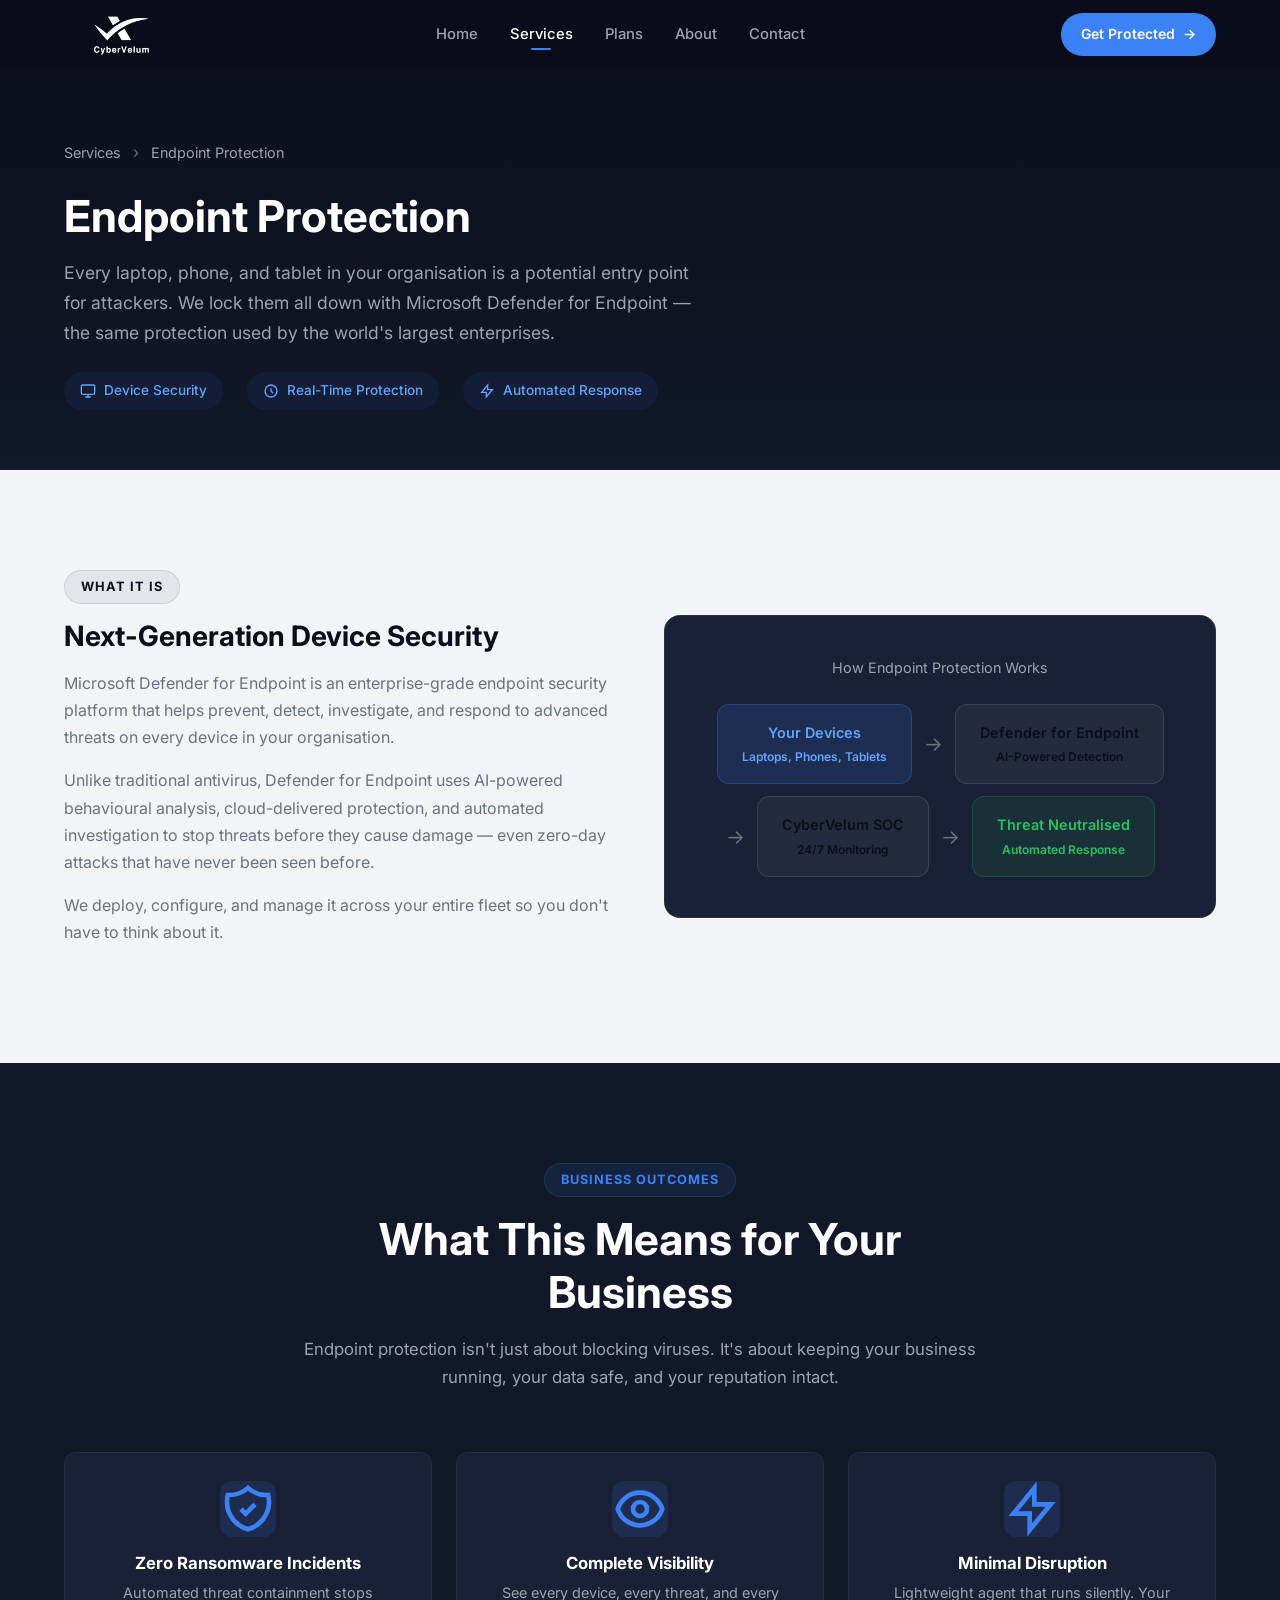
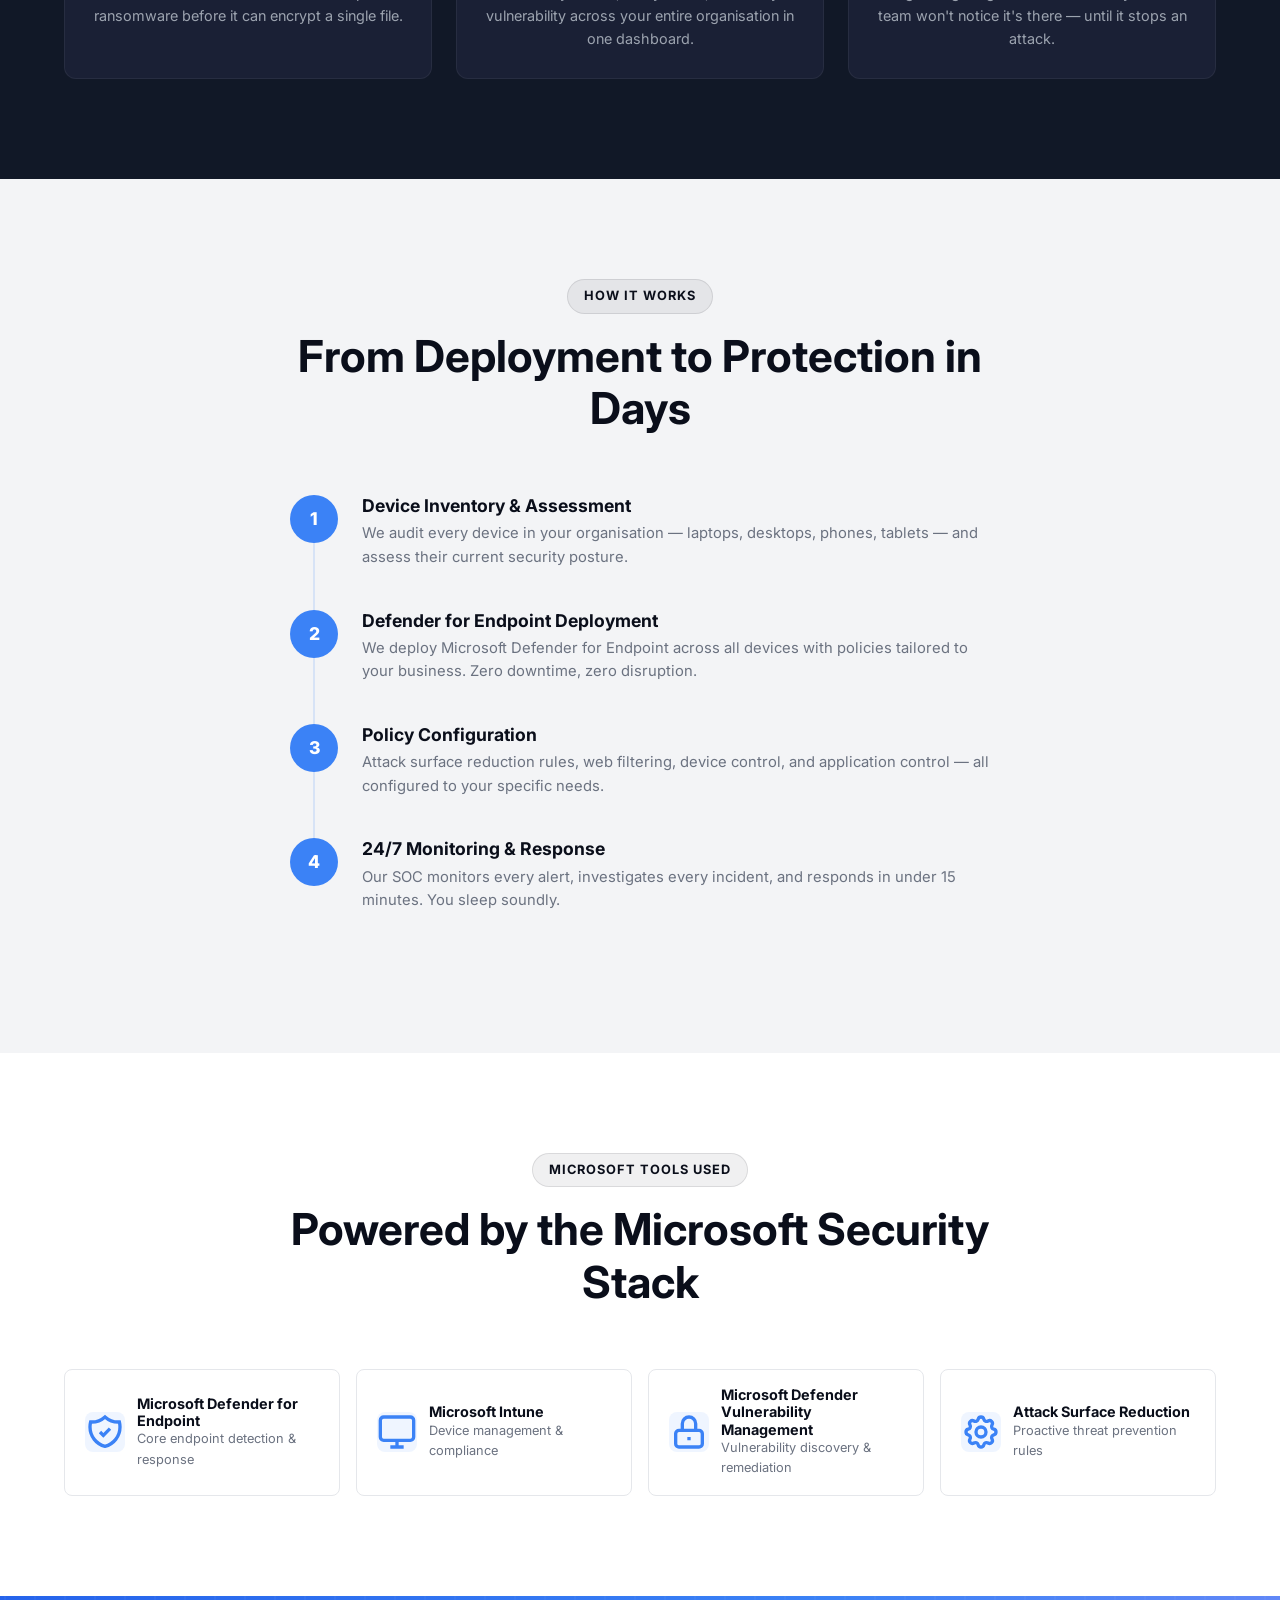
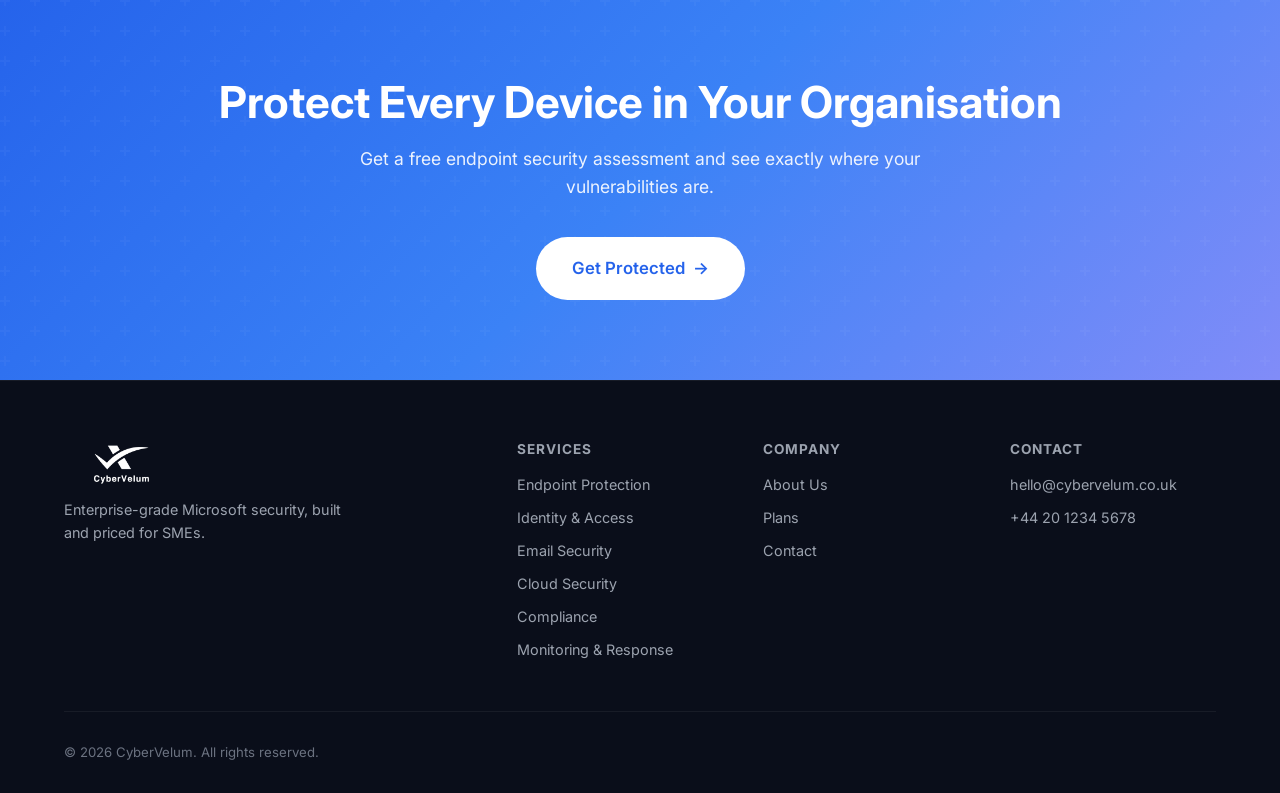
<file: services/endpoint-protection.html>
<!DOCTYPE html>
<html lang="en">
<head>
  <meta charset="UTF-8">
  <meta name="viewport" content="width=device-width, initial-scale=1.0">
  <title>Endpoint Protection — CyberVelum</title>
  <meta name="description" content="Protect every device in your organisation with Microsoft Defender for Endpoint. Real-time threat detection and automated response.">
  <link rel="preconnect" href="https://fonts.googleapis.com">
  <link href="https://fonts.googleapis.com/css2?family=Inter:wght@400;500;600;700;800&display=swap" rel="stylesheet">
  <link rel="stylesheet" href="../css/style.css">
  <link rel="icon" type="image/png" href="../images/logo.png">
</head>
<body>

  <!-- NAVBAR -->
  <nav class="navbar">
    <div class="container">
      <a href="../index.html" class="nav-logo">
        <img src="../images/logo.png" alt="CyberVelum">
      </a>
      <div class="nav-links">
        <a href="../index.html">Home</a>
        <a href="../services.html" class="active">Services</a>
        <a href="../plans.html">Plans</a>
        <a href="../about.html">About</a>
        <a href="../contact.html">Contact</a>
      </div>
      <div class="nav-cta">
        <a href="../contact.html" class="btn btn-primary btn-sm">Get Protected <span class="arrow">&rarr;</span></a>
      </div>
      <button class="nav-toggle" aria-label="Toggle menu"><span></span><span></span><span></span></button>
    </div>
  </nav>
  <div class="mobile-menu">
    <a href="../index.html">Home</a><a href="../services.html">Services</a><a href="../plans.html">Plans</a><a href="../about.html">About</a><a href="../contact.html">Contact</a>
    <a href="../contact.html" class="btn btn-primary" style="margin-top:16px">Get Protected &rarr;</a>
  </div>

  <!-- SERVICE HERO -->
  <section class="service-hero">
    <div class="container">
      <div class="breadcrumb">
        <a href="../services.html">Services</a> <span>&rsaquo;</span> <a href="#">Endpoint Protection</a>
      </div>
      <h1>Endpoint Protection</h1>
      <p>Every laptop, phone, and tablet in your organisation is a potential entry point for attackers. We lock them all down with Microsoft Defender for Endpoint &mdash; the same protection used by the world's largest enterprises.</p>
      <div class="hero-meta">
        <span class="meta-tag">
          <svg width="16" height="16" viewBox="0 0 24 24" fill="none" stroke="currentColor" stroke-width="2"><rect x="2" y="3" width="20" height="14" rx="2"/><path d="M8 21h8m-4-4v4"/></svg>
          Device Security
        </span>
        <span class="meta-tag">
          <svg width="16" height="16" viewBox="0 0 24 24" fill="none" stroke="currentColor" stroke-width="2"><path d="M12 8v4l3 3m6-3a9 9 0 11-18 0 9 9 0 0118 0z"/></svg>
          Real-Time Protection
        </span>
        <span class="meta-tag">
          <svg width="16" height="16" viewBox="0 0 24 24" fill="none" stroke="currentColor" stroke-width="2"><path d="M13 10V3L4 14h7v7l9-11h-7z"/></svg>
          Automated Response
        </span>
      </div>
    </div>
  </section>

  <!-- WHAT IT IS -->
  <section class="section section-light what-it-is">
    <div class="container">
      <div class="two-col">
        <div>
          <span class="section-badge section-badge-dark" style="margin-bottom:16px;display:inline-block">What It Is</span>
          <h2>Next-Generation Device Security</h2>
          <p>Microsoft Defender for Endpoint is an enterprise-grade endpoint security platform that helps prevent, detect, investigate, and respond to advanced threats on every device in your organisation.</p>
          <p>Unlike traditional antivirus, Defender for Endpoint uses AI-powered behavioural analysis, cloud-delivered protection, and automated investigation to stop threats before they cause damage &mdash; even zero-day attacks that have never been seen before.</p>
          <p>We deploy, configure, and manage it across your entire fleet so you don't have to think about it.</p>
        </div>
        <div class="diagram-box">
          <p style="color:var(--gray-400);margin-bottom:24px;font-size:.9rem">How Endpoint Protection Works</p>
          <div class="diagram-flow">
            <div class="diagram-node diagram-node-blue">Your Devices<br><small>Laptops, Phones, Tablets</small></div>
            <div class="diagram-arrow">&rarr;</div>
            <div class="diagram-node diagram-node-navy">Defender for Endpoint<br><small>AI-Powered Detection</small></div>
            <div class="diagram-arrow">&rarr;</div>
            <div class="diagram-node diagram-node-navy">CyberVelum SOC<br><small>24/7 Monitoring</small></div>
            <div class="diagram-arrow">&rarr;</div>
            <div class="diagram-node diagram-node-green">Threat Neutralised<br><small>Automated Response</small></div>
          </div>
        </div>
      </div>
    </div>
  </section>

  <!-- WHAT IT MEANS FOR YOUR BUSINESS -->
  <section class="section section-dark">
    <div class="container">
      <div class="section-header">
        <span class="section-badge section-badge-blue">Business Outcomes</span>
        <h2>What This Means for Your Business</h2>
        <p>Endpoint protection isn't just about blocking viruses. It's about keeping your business running, your data safe, and your reputation intact.</p>
      </div>
      <div class="outcomes-grid">
        <div class="outcome-card fade-in">
          <div class="icon">
            <svg viewBox="0 0 24 24" fill="none" stroke="#3b82f6" stroke-width="2"><path d="M9 12l2 2 4-4m5.618-4.016A11.955 11.955 0 0112 2.944a11.955 11.955 0 01-8.618 3.04A12.02 12.02 0 003 9c0 5.591 3.824 10.29 9 11.622 5.176-1.332 9-6.03 9-11.622 0-1.042-.133-2.052-.382-3.016z"/></svg>
          </div>
          <h3>Zero Ransomware Incidents</h3>
          <p>Automated threat containment stops ransomware before it can encrypt a single file.</p>
        </div>
        <div class="outcome-card fade-in fade-in-delay-1">
          <div class="icon">
            <svg viewBox="0 0 24 24" fill="none" stroke="#3b82f6" stroke-width="2"><path d="M15 12a3 3 0 11-6 0 3 3 0 016 0z"/><path d="M2.458 12C3.732 7.943 7.523 5 12 5c4.478 0 8.268 2.943 9.542 7-1.274 4.057-5.064 7-9.542 7-4.477 0-8.268-2.943-9.542-7z"/></svg>
          </div>
          <h3>Complete Visibility</h3>
          <p>See every device, every threat, and every vulnerability across your entire organisation in one dashboard.</p>
        </div>
        <div class="outcome-card fade-in fade-in-delay-2">
          <div class="icon">
            <svg viewBox="0 0 24 24" fill="none" stroke="#3b82f6" stroke-width="2"><path d="M13 10V3L4 14h7v7l9-11h-7z"/></svg>
          </div>
          <h3>Minimal Disruption</h3>
          <p>Lightweight agent that runs silently. Your team won't notice it's there &mdash; until it stops an attack.</p>
        </div>
      </div>
    </div>
  </section>

  <!-- HOW IT WORKS -->
  <section class="section section-light">
    <div class="container">
      <div class="section-header">
        <span class="section-badge section-badge-dark">How It Works</span>
        <h2>From Deployment to Protection in Days</h2>
      </div>
      <div class="how-it-works-steps">
        <div class="step-item fade-in">
          <div class="step-num">1</div>
          <div>
            <h3 style="color:var(--navy)">Device Inventory &amp; Assessment</h3>
            <p style="color:var(--gray-500)">We audit every device in your organisation &mdash; laptops, desktops, phones, tablets &mdash; and assess their current security posture.</p>
          </div>
        </div>
        <div class="step-item fade-in fade-in-delay-1">
          <div class="step-num">2</div>
          <div>
            <h3 style="color:var(--navy)">Defender for Endpoint Deployment</h3>
            <p style="color:var(--gray-500)">We deploy Microsoft Defender for Endpoint across all devices with policies tailored to your business. Zero downtime, zero disruption.</p>
          </div>
        </div>
        <div class="step-item fade-in fade-in-delay-2">
          <div class="step-num">3</div>
          <div>
            <h3 style="color:var(--navy)">Policy Configuration</h3>
            <p style="color:var(--gray-500)">Attack surface reduction rules, web filtering, device control, and application control &mdash; all configured to your specific needs.</p>
          </div>
        </div>
        <div class="step-item fade-in fade-in-delay-3">
          <div class="step-num">4</div>
          <div>
            <h3 style="color:var(--navy)">24/7 Monitoring &amp; Response</h3>
            <p style="color:var(--gray-500)">Our SOC monitors every alert, investigates every incident, and responds in under 15 minutes. You sleep soundly.</p>
          </div>
        </div>
      </div>
    </div>
  </section>

  <!-- TOOLS -->
  <section class="section section-white">
    <div class="container">
      <div class="section-header">
        <span class="section-badge section-badge-dark">Microsoft Tools Used</span>
        <h2>Powered by the Microsoft Security Stack</h2>
      </div>
      <div class="tools-grid">
        <div class="tool-card fade-in">
          <div class="tool-icon"><svg viewBox="0 0 24 24" fill="none" stroke="#3b82f6" stroke-width="2"><path d="M9 12l2 2 4-4m5.618-4.016A11.955 11.955 0 0112 2.944a11.955 11.955 0 01-8.618 3.04A12.02 12.02 0 003 9c0 5.591 3.824 10.29 9 11.622 5.176-1.332 9-6.03 9-11.622 0-1.042-.133-2.052-.382-3.016z"/></svg></div>
          <div><h4>Microsoft Defender for Endpoint</h4><p>Core endpoint detection &amp; response</p></div>
        </div>
        <div class="tool-card fade-in fade-in-delay-1">
          <div class="tool-icon"><svg viewBox="0 0 24 24" fill="none" stroke="#3b82f6" stroke-width="2"><rect x="2" y="3" width="20" height="14" rx="2"/><path d="M8 21h8m-4-4v4"/></svg></div>
          <div><h4>Microsoft Intune</h4><p>Device management &amp; compliance</p></div>
        </div>
        <div class="tool-card fade-in fade-in-delay-2">
          <div class="tool-icon"><svg viewBox="0 0 24 24" fill="none" stroke="#3b82f6" stroke-width="2"><path d="M12 15v2m-6 4h12a2 2 0 002-2v-6a2 2 0 00-2-2H6a2 2 0 00-2 2v6a2 2 0 002 2zm10-10V7a4 4 0 00-8 0v4h8z"/></svg></div>
          <div><h4>Microsoft Defender Vulnerability Management</h4><p>Vulnerability discovery &amp; remediation</p></div>
        </div>
        <div class="tool-card fade-in">
          <div class="tool-icon"><svg viewBox="0 0 24 24" fill="none" stroke="#3b82f6" stroke-width="2"><path d="M10.325 4.317c.426-1.756 2.924-1.756 3.35 0a1.724 1.724 0 002.573 1.066c1.543-.94 3.31.826 2.37 2.37a1.724 1.724 0 001.066 2.573c1.756.426 1.756 2.924 0 3.35a1.724 1.724 0 00-1.066 2.573c.94 1.543-.826 3.31-2.37 2.37a1.724 1.724 0 00-2.573 1.066c-.426 1.756-2.924 1.756-3.35 0a1.724 1.724 0 00-2.573-1.066c-1.543.94-3.31-.826-2.37-2.37a1.724 1.724 0 00-1.066-2.573c-1.756-.426-1.756-2.924 0-3.35a1.724 1.724 0 001.066-2.573c-.94-1.543.826-3.31 2.37-2.37.996.608 2.296.07 2.572-1.065z"/><path d="M15 12a3 3 0 11-6 0 3 3 0 016 0z"/></svg></div>
          <div><h4>Attack Surface Reduction</h4><p>Proactive threat prevention rules</p></div>
        </div>
      </div>
    </div>
  </section>

  <!-- CTA -->
  <section class="cta-banner">
    <div class="container">
      <h2>Protect Every Device in Your Organisation</h2>
      <p>Get a free endpoint security assessment and see exactly where your vulnerabilities are.</p>
      <a href="../contact.html" class="btn btn-primary btn-lg">Get Protected <span class="arrow">&rarr;</span></a>
    </div>
  </section>

  <!-- FOOTER -->
  <footer class="footer">
    <div class="container">
      <div class="footer-grid">
        <div class="footer-brand">
          <a href="../index.html" class="nav-logo">
            <img src="../images/logo.png" alt="CyberVelum">
          </a>
          <p>Enterprise-grade Microsoft security, built and priced for SMEs.</p>
        </div>
        <div class="footer-col">
          <h4>Services</h4>
          <a href="endpoint-protection.html">Endpoint Protection</a>
          <a href="identity-access.html">Identity &amp; Access</a>
          <a href="email-security.html">Email Security</a>
          <a href="cloud-security.html">Cloud Security</a>
          <a href="compliance.html">Compliance</a>
          <a href="monitoring.html">Monitoring &amp; Response</a>
        </div>
        <div class="footer-col">
          <h4>Company</h4>
          <a href="../about.html">About Us</a>
          <a href="../plans.html">Plans</a>
          <a href="../contact.html">Contact</a>
        </div>
        <div class="footer-col">
          <h4>Contact</h4>
          <a href="mailto:hello@cybervelum.co.uk">hello@cybervelum.co.uk</a>
          <a href="tel:+442012345678">+44 20 1234 5678</a>
        </div>
      </div>
      <div class="footer-bottom">
        <p>&copy; 2026 CyberVelum. All rights reserved.</p>
      </div>
    </div>
  </footer>

  <script src="../js/main.js"></script>
</body>
</html>
</file>
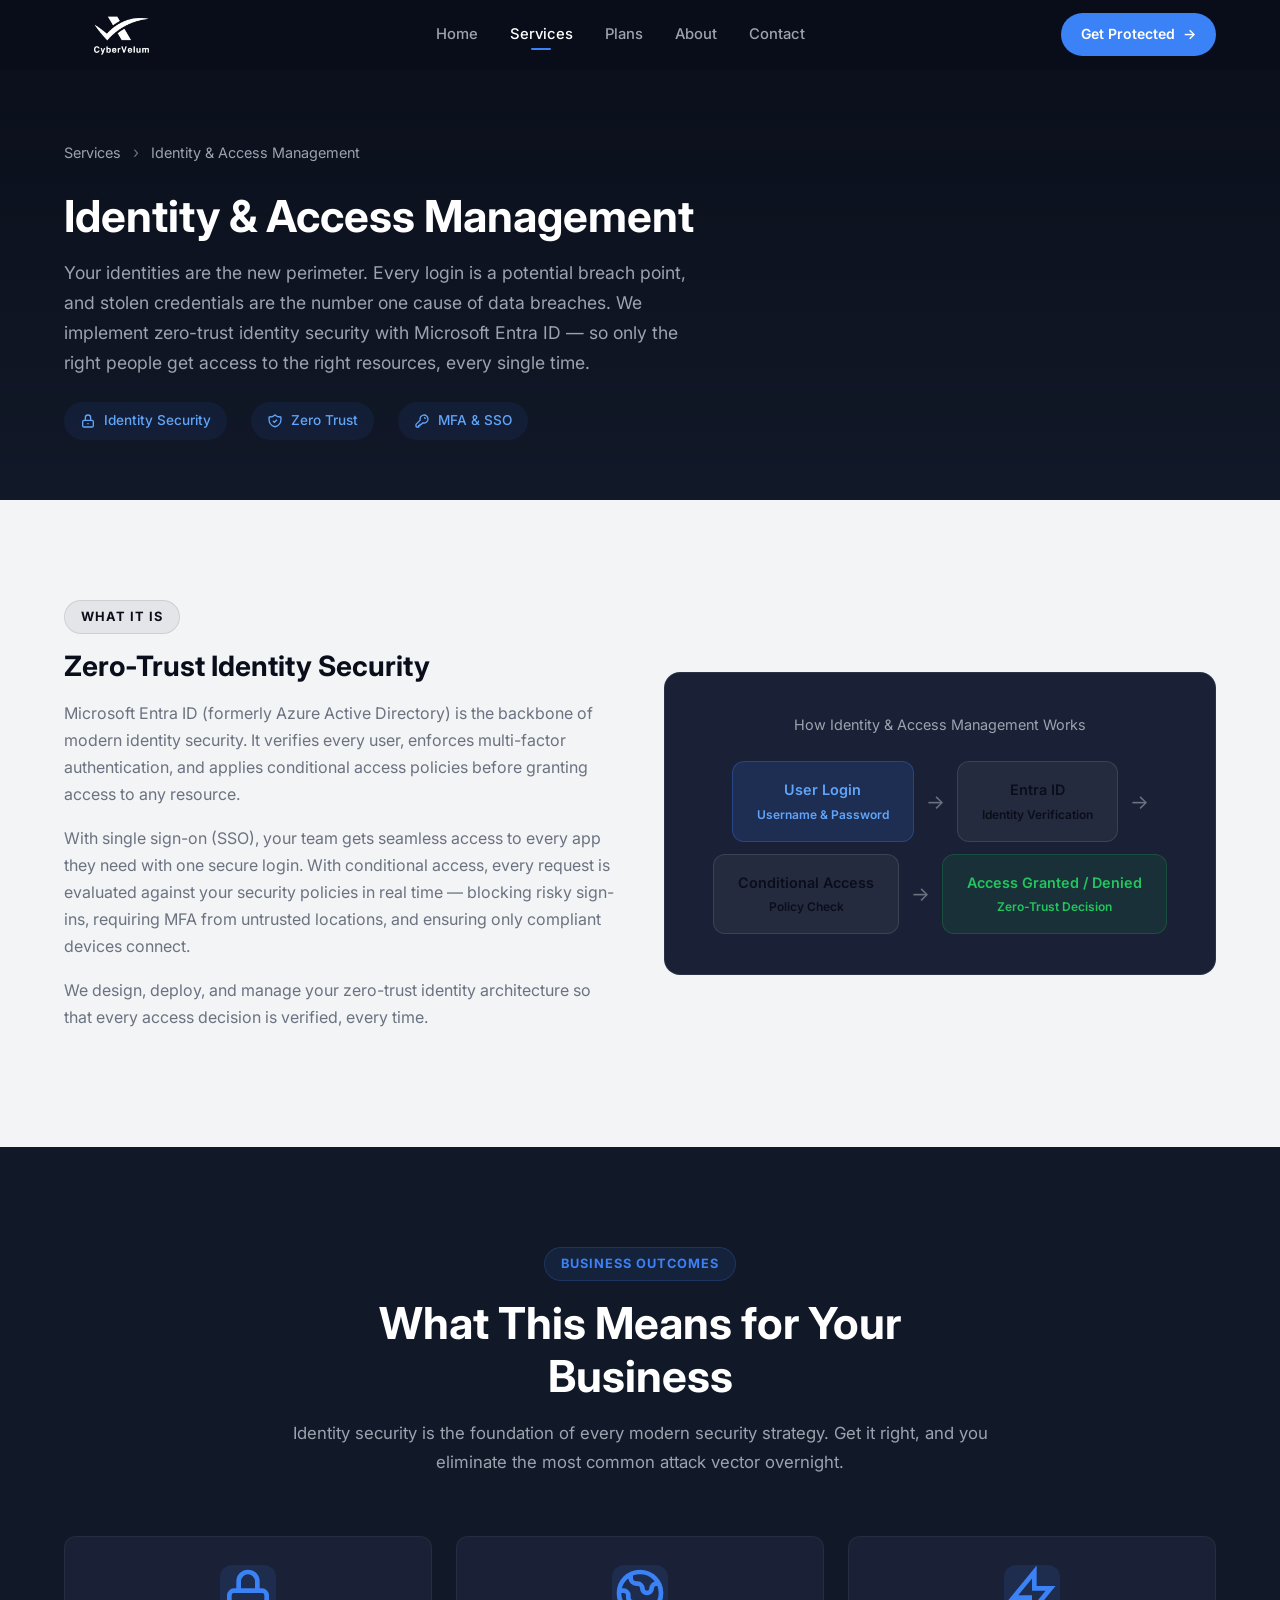
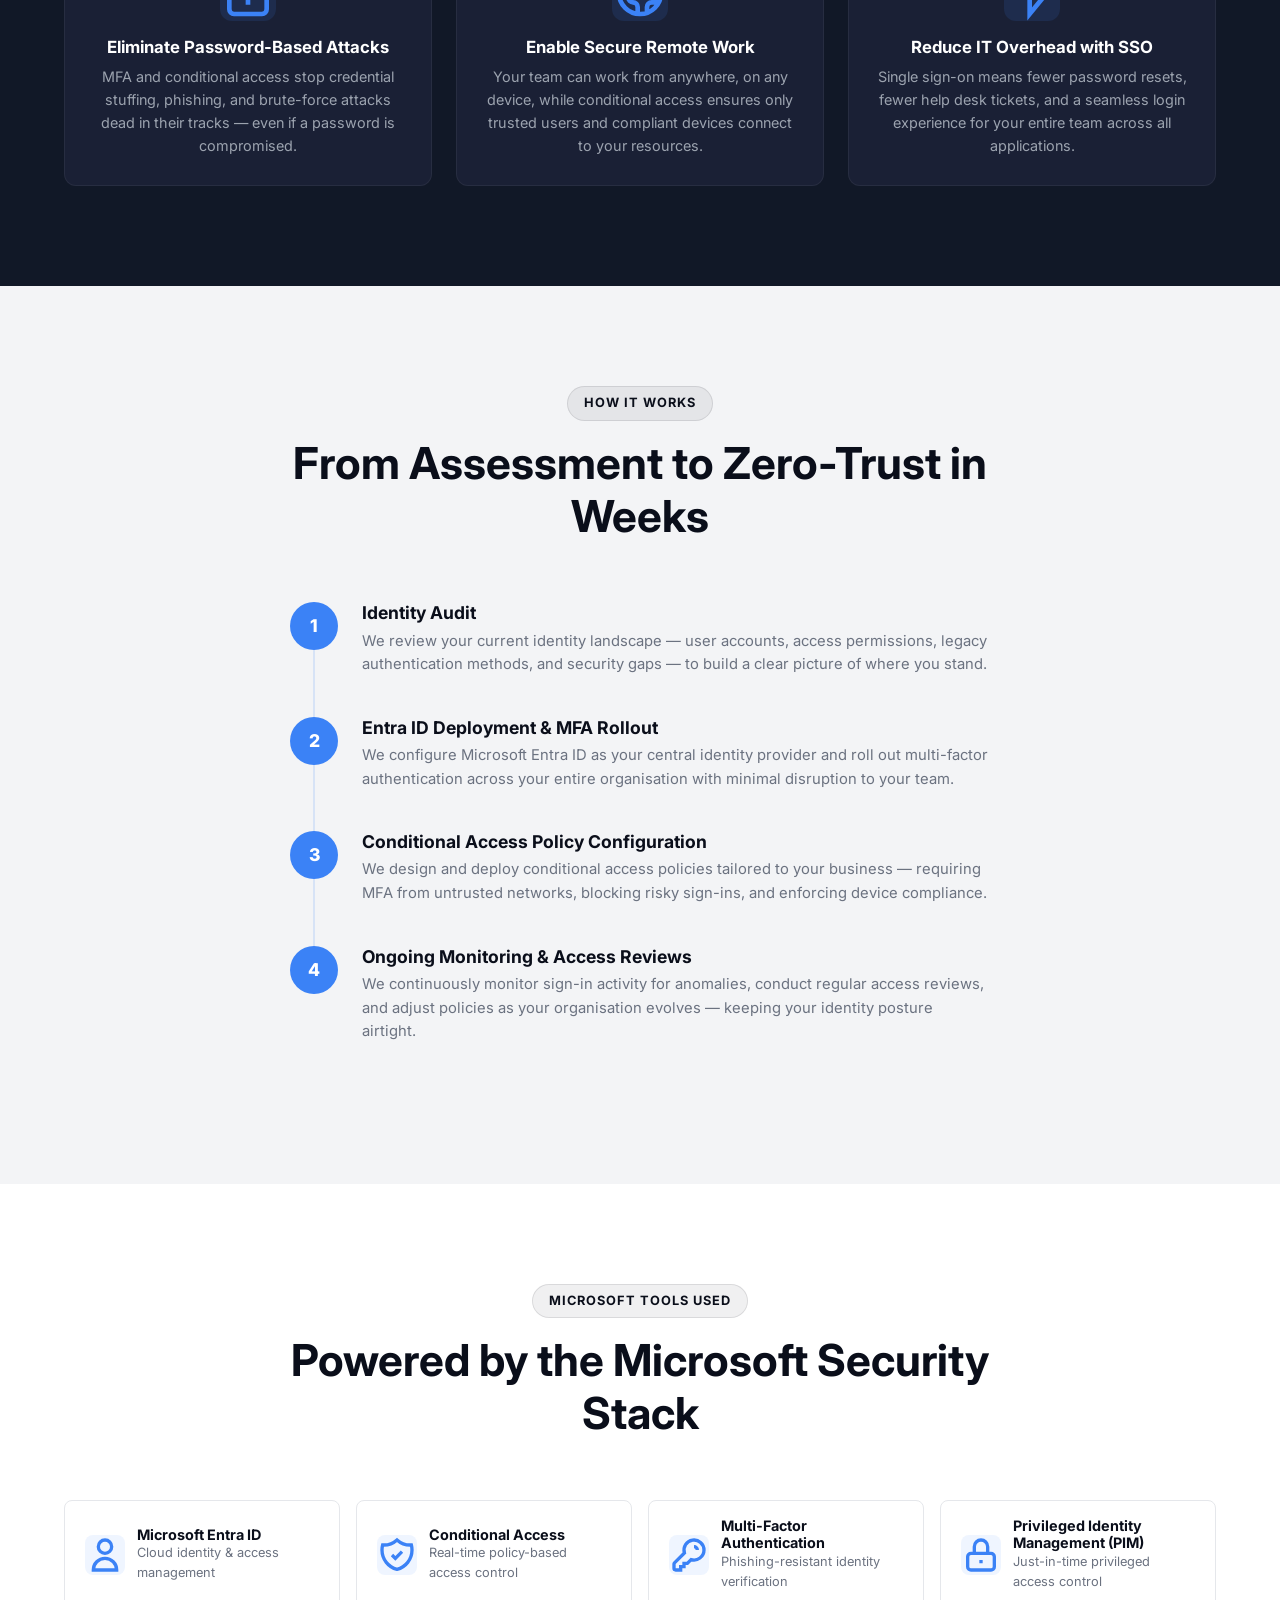
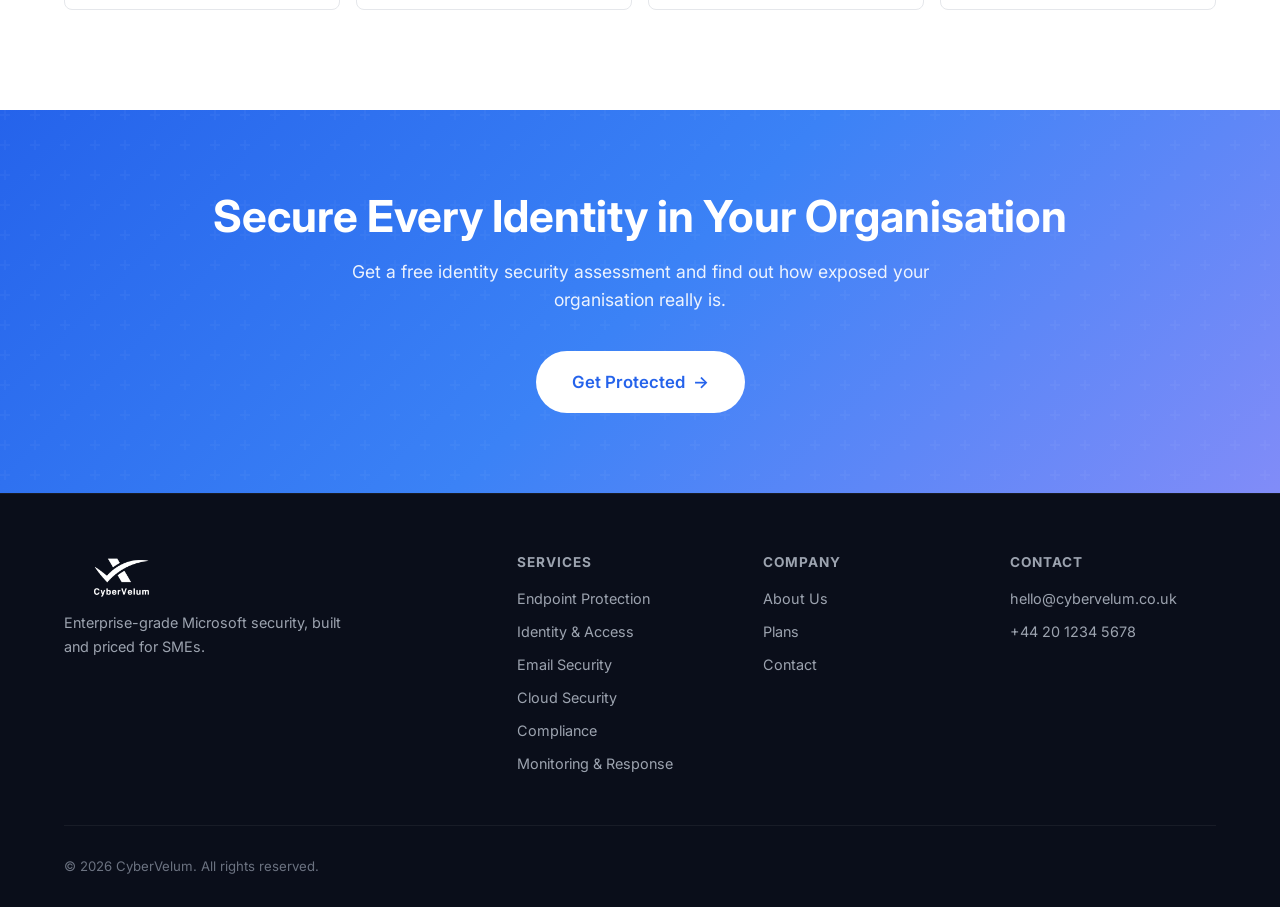
<file: services/identity-access.html>
<!DOCTYPE html>
<html lang="en">
<head>
  <meta charset="UTF-8">
  <meta name="viewport" content="width=device-width, initial-scale=1.0">
  <title>Identity &amp; Access Management — CyberVelum</title>
  <meta name="description" content="Control who accesses what with Microsoft Entra ID. Zero-trust identity security with MFA, conditional access, and SSO for your organisation.">
  <link rel="preconnect" href="https://fonts.googleapis.com">
  <link href="https://fonts.googleapis.com/css2?family=Inter:wght@400;500;600;700;800&display=swap" rel="stylesheet">
  <link rel="stylesheet" href="../css/style.css">
  <link rel="icon" type="image/png" href="../images/logo.png">
</head>
<body>

  <!-- NAVBAR -->
  <nav class="navbar">
    <div class="container">
      <a href="../index.html" class="nav-logo">
        <img src="../images/logo.png" alt="CyberVelum">
      </a>
      <div class="nav-links">
        <a href="../index.html">Home</a>
        <a href="../services.html" class="active">Services</a>
        <a href="../plans.html">Plans</a>
        <a href="../about.html">About</a>
        <a href="../contact.html">Contact</a>
      </div>
      <div class="nav-cta">
        <a href="../contact.html" class="btn btn-primary btn-sm">Get Protected <span class="arrow">&rarr;</span></a>
      </div>
      <button class="nav-toggle" aria-label="Toggle menu"><span></span><span></span><span></span></button>
    </div>
  </nav>
  <div class="mobile-menu">
    <a href="../index.html">Home</a><a href="../services.html">Services</a><a href="../plans.html">Plans</a><a href="../about.html">About</a><a href="../contact.html">Contact</a>
    <a href="../contact.html" class="btn btn-primary" style="margin-top:16px">Get Protected &rarr;</a>
  </div>

  <!-- SERVICE HERO -->
  <section class="service-hero">
    <div class="container">
      <div class="breadcrumb">
        <a href="../services.html">Services</a> <span>&rsaquo;</span> <a href="#">Identity &amp; Access Management</a>
      </div>
      <h1>Identity &amp; Access Management</h1>
      <p>Your identities are the new perimeter. Every login is a potential breach point, and stolen credentials are the number one cause of data breaches. We implement zero-trust identity security with Microsoft Entra ID &mdash; so only the right people get access to the right resources, every single time.</p>
      <div class="hero-meta">
        <span class="meta-tag">
          <svg width="16" height="16" viewBox="0 0 24 24" fill="none" stroke="currentColor" stroke-width="2"><path d="M12 15v2m-6 4h12a2 2 0 002-2v-6a2 2 0 00-2-2H6a2 2 0 00-2 2v6a2 2 0 002 2zm10-10V7a4 4 0 00-8 0v4h8z"/></svg>
          Identity Security
        </span>
        <span class="meta-tag">
          <svg width="16" height="16" viewBox="0 0 24 24" fill="none" stroke="currentColor" stroke-width="2"><path d="M9 12l2 2 4-4m5.618-4.016A11.955 11.955 0 0112 2.944a11.955 11.955 0 01-8.618 3.04A12.02 12.02 0 003 9c0 5.591 3.824 10.29 9 11.622 5.176-1.332 9-6.03 9-11.622 0-1.042-.133-2.052-.382-3.016z"/></svg>
          Zero Trust
        </span>
        <span class="meta-tag">
          <svg width="16" height="16" viewBox="0 0 24 24" fill="none" stroke="currentColor" stroke-width="2"><path d="M15 7a2 2 0 012 2m4 0a6 6 0 01-7.743 5.743L11 17H9v2H7v2H4a1 1 0 01-1-1v-2.586a1 1 0 01.293-.707l5.964-5.964A6 6 0 1121 9z"/></svg>
          MFA &amp; SSO
        </span>
      </div>
    </div>
  </section>

  <!-- WHAT IT IS -->
  <section class="section section-light what-it-is">
    <div class="container">
      <div class="two-col">
        <div>
          <span class="section-badge section-badge-dark" style="margin-bottom:16px;display:inline-block">What It Is</span>
          <h2>Zero-Trust Identity Security</h2>
          <p>Microsoft Entra ID (formerly Azure Active Directory) is the backbone of modern identity security. It verifies every user, enforces multi-factor authentication, and applies conditional access policies before granting access to any resource.</p>
          <p>With single sign-on (SSO), your team gets seamless access to every app they need with one secure login. With conditional access, every request is evaluated against your security policies in real time &mdash; blocking risky sign-ins, requiring MFA from untrusted locations, and ensuring only compliant devices connect.</p>
          <p>We design, deploy, and manage your zero-trust identity architecture so that every access decision is verified, every time.</p>
        </div>
        <div class="diagram-box">
          <p style="color:var(--gray-400);margin-bottom:24px;font-size:.9rem">How Identity &amp; Access Management Works</p>
          <div class="diagram-flow">
            <div class="diagram-node diagram-node-blue">User Login<br><small>Username &amp; Password</small></div>
            <div class="diagram-arrow">&rarr;</div>
            <div class="diagram-node diagram-node-navy">Entra ID<br><small>Identity Verification</small></div>
            <div class="diagram-arrow">&rarr;</div>
            <div class="diagram-node diagram-node-navy">Conditional Access<br><small>Policy Check</small></div>
            <div class="diagram-arrow">&rarr;</div>
            <div class="diagram-node diagram-node-green">Access Granted / Denied<br><small>Zero-Trust Decision</small></div>
          </div>
        </div>
      </div>
    </div>
  </section>

  <!-- WHAT IT MEANS FOR YOUR BUSINESS -->
  <section class="section section-dark">
    <div class="container">
      <div class="section-header">
        <span class="section-badge section-badge-blue">Business Outcomes</span>
        <h2>What This Means for Your Business</h2>
        <p>Identity security is the foundation of every modern security strategy. Get it right, and you eliminate the most common attack vector overnight.</p>
      </div>
      <div class="outcomes-grid">
        <div class="outcome-card fade-in">
          <div class="icon">
            <svg viewBox="0 0 24 24" fill="none" stroke="#3b82f6" stroke-width="2"><path d="M12 15v2m-6 4h12a2 2 0 002-2v-6a2 2 0 00-2-2H6a2 2 0 00-2 2v6a2 2 0 002 2zm10-10V7a4 4 0 00-8 0v4h8z"/></svg>
          </div>
          <h3>Eliminate Password-Based Attacks</h3>
          <p>MFA and conditional access stop credential stuffing, phishing, and brute-force attacks dead in their tracks &mdash; even if a password is compromised.</p>
        </div>
        <div class="outcome-card fade-in fade-in-delay-1">
          <div class="icon">
            <svg viewBox="0 0 24 24" fill="none" stroke="#3b82f6" stroke-width="2"><path d="M3.055 11H5a2 2 0 012 2v1a2 2 0 002 2 2 2 0 012 2v2.945M8 3.935V5.5A2.5 2.5 0 0010.5 8h.5a2 2 0 012 2 2 2 0 104 0 2 2 0 012-2h1.064M15 20.488V18a2 2 0 012-2h3.064M21 12a9 9 0 11-18 0 9 9 0 0118 0z"/></svg>
          </div>
          <h3>Enable Secure Remote Work</h3>
          <p>Your team can work from anywhere, on any device, while conditional access ensures only trusted users and compliant devices connect to your resources.</p>
        </div>
        <div class="outcome-card fade-in fade-in-delay-2">
          <div class="icon">
            <svg viewBox="0 0 24 24" fill="none" stroke="#3b82f6" stroke-width="2"><path d="M13 10V3L4 14h7v7l9-11h-7z"/></svg>
          </div>
          <h3>Reduce IT Overhead with SSO</h3>
          <p>Single sign-on means fewer password resets, fewer help desk tickets, and a seamless login experience for your entire team across all applications.</p>
        </div>
      </div>
    </div>
  </section>

  <!-- HOW IT WORKS -->
  <section class="section section-light">
    <div class="container">
      <div class="section-header">
        <span class="section-badge section-badge-dark">How It Works</span>
        <h2>From Assessment to Zero-Trust in Weeks</h2>
      </div>
      <div class="how-it-works-steps">
        <div class="step-item fade-in">
          <div class="step-num">1</div>
          <div>
            <h3 style="color:var(--navy)">Identity Audit</h3>
            <p style="color:var(--gray-500)">We review your current identity landscape &mdash; user accounts, access permissions, legacy authentication methods, and security gaps &mdash; to build a clear picture of where you stand.</p>
          </div>
        </div>
        <div class="step-item fade-in fade-in-delay-1">
          <div class="step-num">2</div>
          <div>
            <h3 style="color:var(--navy)">Entra ID Deployment &amp; MFA Rollout</h3>
            <p style="color:var(--gray-500)">We configure Microsoft Entra ID as your central identity provider and roll out multi-factor authentication across your entire organisation with minimal disruption to your team.</p>
          </div>
        </div>
        <div class="step-item fade-in fade-in-delay-2">
          <div class="step-num">3</div>
          <div>
            <h3 style="color:var(--navy)">Conditional Access Policy Configuration</h3>
            <p style="color:var(--gray-500)">We design and deploy conditional access policies tailored to your business &mdash; requiring MFA from untrusted networks, blocking risky sign-ins, and enforcing device compliance.</p>
          </div>
        </div>
        <div class="step-item fade-in fade-in-delay-3">
          <div class="step-num">4</div>
          <div>
            <h3 style="color:var(--navy)">Ongoing Monitoring &amp; Access Reviews</h3>
            <p style="color:var(--gray-500)">We continuously monitor sign-in activity for anomalies, conduct regular access reviews, and adjust policies as your organisation evolves &mdash; keeping your identity posture airtight.</p>
          </div>
        </div>
      </div>
    </div>
  </section>

  <!-- TOOLS -->
  <section class="section section-white">
    <div class="container">
      <div class="section-header">
        <span class="section-badge section-badge-dark">Microsoft Tools Used</span>
        <h2>Powered by the Microsoft Security Stack</h2>
      </div>
      <div class="tools-grid">
        <div class="tool-card fade-in">
          <div class="tool-icon"><svg viewBox="0 0 24 24" fill="none" stroke="#3b82f6" stroke-width="2"><path d="M16 7a4 4 0 11-8 0 4 4 0 018 0zM12 14a7 7 0 00-7 7h14a7 7 0 00-7-7z"/></svg></div>
          <div><h4>Microsoft Entra ID</h4><p>Cloud identity &amp; access management</p></div>
        </div>
        <div class="tool-card fade-in fade-in-delay-1">
          <div class="tool-icon"><svg viewBox="0 0 24 24" fill="none" stroke="#3b82f6" stroke-width="2"><path d="M9 12l2 2 4-4m5.618-4.016A11.955 11.955 0 0112 2.944a11.955 11.955 0 01-8.618 3.04A12.02 12.02 0 003 9c0 5.591 3.824 10.29 9 11.622 5.176-1.332 9-6.03 9-11.622 0-1.042-.133-2.052-.382-3.016z"/></svg></div>
          <div><h4>Conditional Access</h4><p>Real-time policy-based access control</p></div>
        </div>
        <div class="tool-card fade-in fade-in-delay-2">
          <div class="tool-icon"><svg viewBox="0 0 24 24" fill="none" stroke="#3b82f6" stroke-width="2"><path d="M15 7a2 2 0 012 2m4 0a6 6 0 01-7.743 5.743L11 17H9v2H7v2H4a1 1 0 01-1-1v-2.586a1 1 0 01.293-.707l5.964-5.964A6 6 0 1121 9z"/></svg></div>
          <div><h4>Multi-Factor Authentication</h4><p>Phishing-resistant identity verification</p></div>
        </div>
        <div class="tool-card fade-in">
          <div class="tool-icon"><svg viewBox="0 0 24 24" fill="none" stroke="#3b82f6" stroke-width="2"><path d="M12 15v2m-6 4h12a2 2 0 002-2v-6a2 2 0 00-2-2H6a2 2 0 00-2 2v6a2 2 0 002 2zm10-10V7a4 4 0 00-8 0v4h8z"/></svg></div>
          <div><h4>Privileged Identity Management (PIM)</h4><p>Just-in-time privileged access control</p></div>
        </div>
      </div>
    </div>
  </section>

  <!-- CTA -->
  <section class="cta-banner">
    <div class="container">
      <h2>Secure Every Identity in Your Organisation</h2>
      <p>Get a free identity security assessment and find out how exposed your organisation really is.</p>
      <a href="../contact.html" class="btn btn-primary btn-lg">Get Protected <span class="arrow">&rarr;</span></a>
    </div>
  </section>

  <!-- FOOTER -->
  <footer class="footer">
    <div class="container">
      <div class="footer-grid">
        <div class="footer-brand">
          <a href="../index.html" class="nav-logo">
            <img src="../images/logo.png" alt="CyberVelum">
          </a>
          <p>Enterprise-grade Microsoft security, built and priced for SMEs.</p>
        </div>
        <div class="footer-col">
          <h4>Services</h4>
          <a href="endpoint-protection.html">Endpoint Protection</a>
          <a href="identity-access.html">Identity &amp; Access</a>
          <a href="email-security.html">Email Security</a>
          <a href="cloud-security.html">Cloud Security</a>
          <a href="compliance.html">Compliance</a>
          <a href="monitoring.html">Monitoring &amp; Response</a>
        </div>
        <div class="footer-col">
          <h4>Company</h4>
          <a href="../about.html">About Us</a>
          <a href="../plans.html">Plans</a>
          <a href="../contact.html">Contact</a>
        </div>
        <div class="footer-col">
          <h4>Contact</h4>
          <a href="mailto:hello@cybervelum.co.uk">hello@cybervelum.co.uk</a>
          <a href="tel:+442012345678">+44 20 1234 5678</a>
        </div>
      </div>
      <div class="footer-bottom">
        <p>&copy; 2026 CyberVelum. All rights reserved.</p>
      </div>
    </div>
  </footer>

  <script src="../js/main.js"></script>
</body>
</html>
</file>
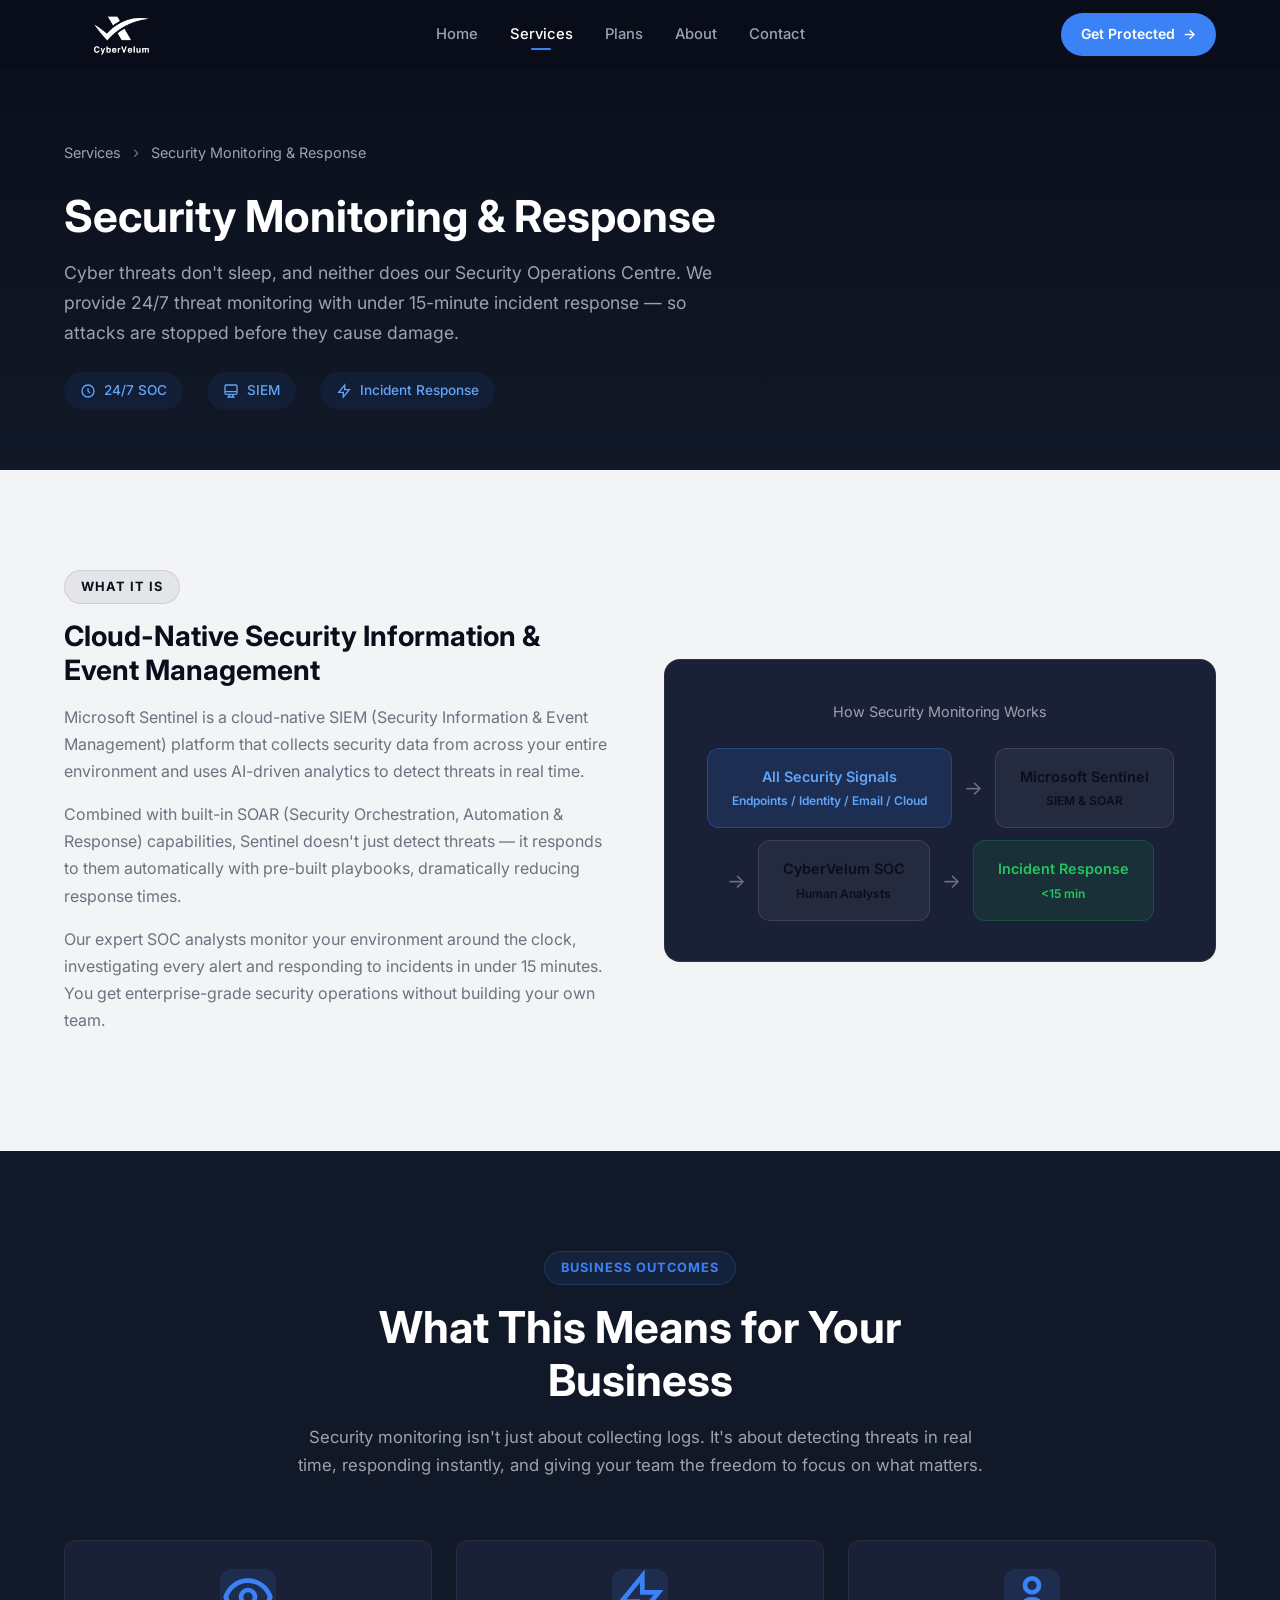
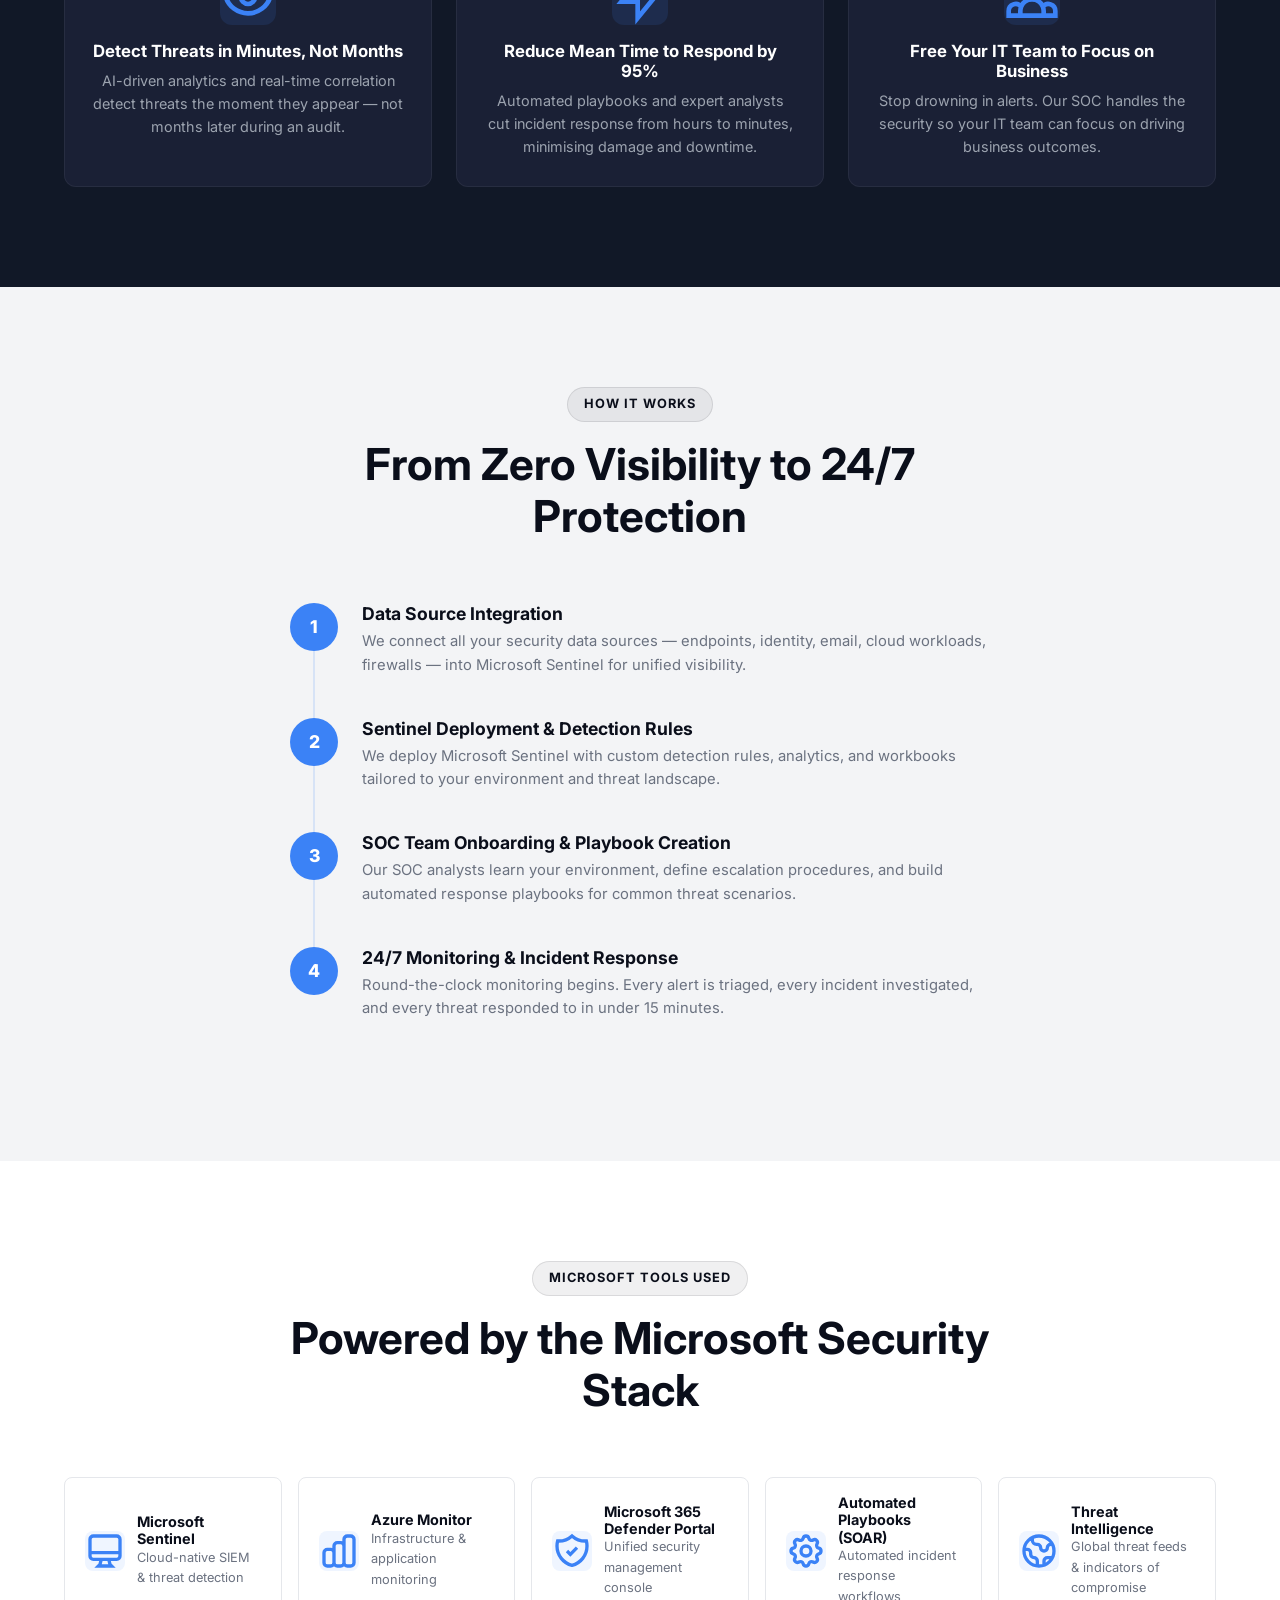
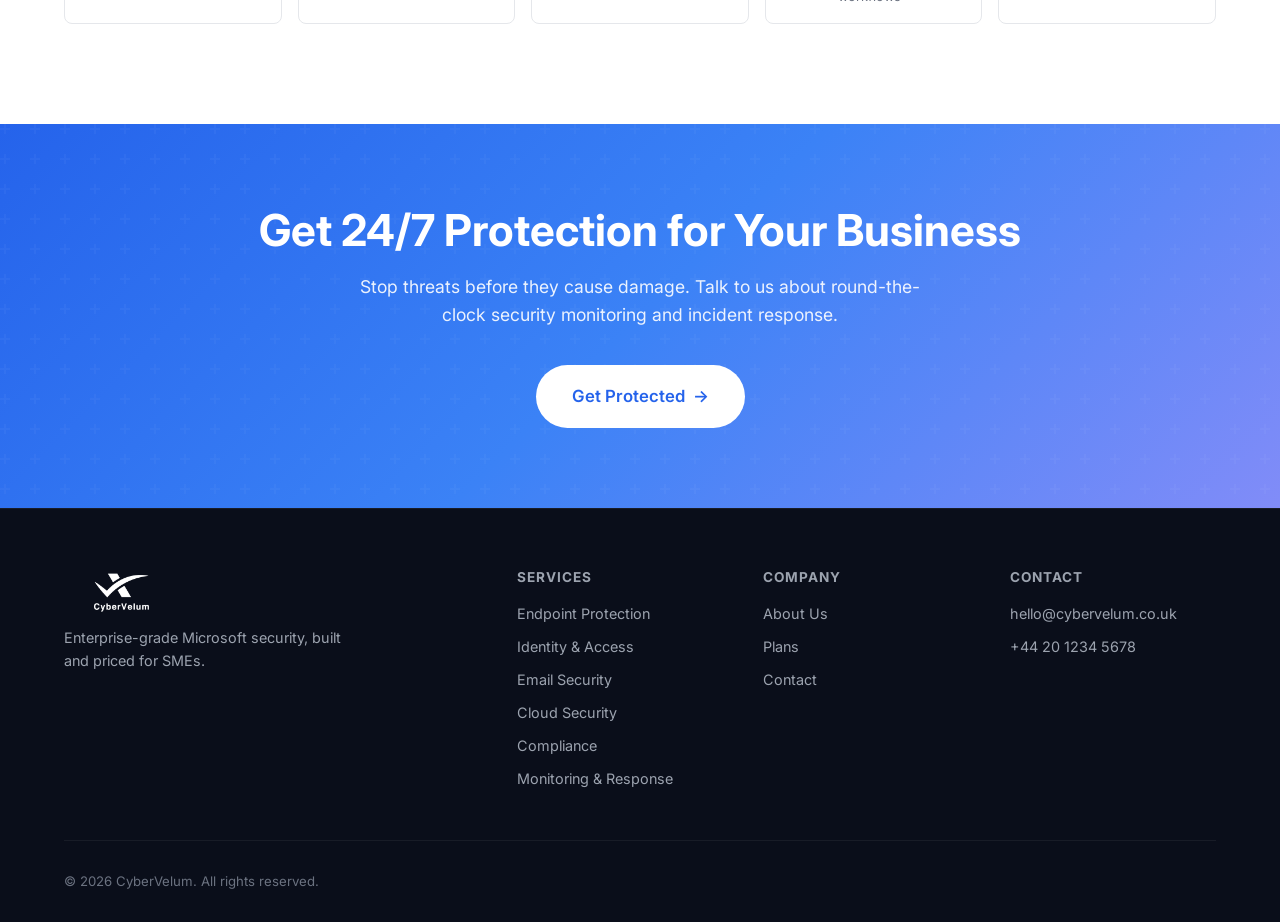
<file: services/monitoring.html>
<!DOCTYPE html>
<html lang="en">
<head>
  <meta charset="UTF-8">
  <meta name="viewport" content="width=device-width, initial-scale=1.0">
  <title>Security Monitoring &amp; Response — CyberVelum</title>
  <meta name="description" content="24/7 security monitoring and incident response with Microsoft Sentinel SIEM. Under 15-minute response times from our expert SOC team.">
  <link rel="preconnect" href="https://fonts.googleapis.com">
  <link href="https://fonts.googleapis.com/css2?family=Inter:wght@400;500;600;700;800&display=swap" rel="stylesheet">
  <link rel="stylesheet" href="../css/style.css">
  <link rel="icon" type="image/png" href="../images/logo.png">
</head>
<body>

  <!-- NAVBAR -->
  <nav class="navbar">
    <div class="container">
      <a href="../index.html" class="nav-logo">
        <img src="../images/logo.png" alt="CyberVelum">
      </a>
      <div class="nav-links">
        <a href="../index.html">Home</a>
        <a href="../services.html" class="active">Services</a>
        <a href="../plans.html">Plans</a>
        <a href="../about.html">About</a>
        <a href="../contact.html">Contact</a>
      </div>
      <div class="nav-cta">
        <a href="../contact.html" class="btn btn-primary btn-sm">Get Protected <span class="arrow">&rarr;</span></a>
      </div>
      <button class="nav-toggle" aria-label="Toggle menu"><span></span><span></span><span></span></button>
    </div>
  </nav>
  <div class="mobile-menu">
    <a href="../index.html">Home</a><a href="../services.html">Services</a><a href="../plans.html">Plans</a><a href="../about.html">About</a><a href="../contact.html">Contact</a>
    <a href="../contact.html" class="btn btn-primary" style="margin-top:16px">Get Protected &rarr;</a>
  </div>

  <!-- SERVICE HERO -->
  <section class="service-hero">
    <div class="container">
      <div class="breadcrumb">
        <a href="../services.html">Services</a> <span>&rsaquo;</span> <a href="#">Security Monitoring &amp; Response</a>
      </div>
      <h1>Security Monitoring &amp; Response</h1>
      <p>Cyber threats don't sleep, and neither does our Security Operations Centre. We provide 24/7 threat monitoring with under 15-minute incident response &mdash; so attacks are stopped before they cause damage.</p>
      <div class="hero-meta">
        <span class="meta-tag">
          <svg width="16" height="16" viewBox="0 0 24 24" fill="none" stroke="currentColor" stroke-width="2"><path d="M12 8v4l3 3m6-3a9 9 0 11-18 0 9 9 0 0118 0z"/></svg>
          24/7 SOC
        </span>
        <span class="meta-tag">
          <svg width="16" height="16" viewBox="0 0 24 24" fill="none" stroke="currentColor" stroke-width="2"><path d="M9.75 17L9 20l-1 1h8l-1-1-.75-3M3 13h18M5 17h14a2 2 0 002-2V5a2 2 0 00-2-2H5a2 2 0 00-2 2v10a2 2 0 002 2z"/></svg>
          SIEM
        </span>
        <span class="meta-tag">
          <svg width="16" height="16" viewBox="0 0 24 24" fill="none" stroke="currentColor" stroke-width="2"><path d="M13 10V3L4 14h7v7l9-11h-7z"/></svg>
          Incident Response
        </span>
      </div>
    </div>
  </section>

  <!-- WHAT IT IS -->
  <section class="section section-light what-it-is">
    <div class="container">
      <div class="two-col">
        <div>
          <span class="section-badge section-badge-dark" style="margin-bottom:16px;display:inline-block">What It Is</span>
          <h2>Cloud-Native Security Information &amp; Event Management</h2>
          <p>Microsoft Sentinel is a cloud-native SIEM (Security Information &amp; Event Management) platform that collects security data from across your entire environment and uses AI-driven analytics to detect threats in real time.</p>
          <p>Combined with built-in SOAR (Security Orchestration, Automation &amp; Response) capabilities, Sentinel doesn't just detect threats &mdash; it responds to them automatically with pre-built playbooks, dramatically reducing response times.</p>
          <p>Our expert SOC analysts monitor your environment around the clock, investigating every alert and responding to incidents in under 15 minutes. You get enterprise-grade security operations without building your own team.</p>
        </div>
        <div class="diagram-box">
          <p style="color:var(--gray-400);margin-bottom:24px;font-size:.9rem">How Security Monitoring Works</p>
          <div class="diagram-flow">
            <div class="diagram-node diagram-node-blue">All Security Signals<br><small>Endpoints / Identity / Email / Cloud</small></div>
            <div class="diagram-arrow">&rarr;</div>
            <div class="diagram-node diagram-node-navy">Microsoft Sentinel<br><small>SIEM &amp; SOAR</small></div>
            <div class="diagram-arrow">&rarr;</div>
            <div class="diagram-node diagram-node-navy">CyberVelum SOC<br><small>Human Analysts</small></div>
            <div class="diagram-arrow">&rarr;</div>
            <div class="diagram-node diagram-node-green">Incident Response<br><small>&lt;15 min</small></div>
          </div>
        </div>
      </div>
    </div>
  </section>

  <!-- WHAT IT MEANS FOR YOUR BUSINESS -->
  <section class="section section-dark">
    <div class="container">
      <div class="section-header">
        <span class="section-badge section-badge-blue">Business Outcomes</span>
        <h2>What This Means for Your Business</h2>
        <p>Security monitoring isn't just about collecting logs. It's about detecting threats in real time, responding instantly, and giving your team the freedom to focus on what matters.</p>
      </div>
      <div class="outcomes-grid">
        <div class="outcome-card fade-in">
          <div class="icon">
            <svg viewBox="0 0 24 24" fill="none" stroke="#3b82f6" stroke-width="2"><path d="M15 12a3 3 0 11-6 0 3 3 0 016 0z"/><path d="M2.458 12C3.732 7.943 7.523 5 12 5c4.478 0 8.268 2.943 9.542 7-1.274 4.057-5.064 7-9.542 7-4.477 0-8.268-2.943-9.542-7z"/></svg>
          </div>
          <h3>Detect Threats in Minutes, Not Months</h3>
          <p>AI-driven analytics and real-time correlation detect threats the moment they appear &mdash; not months later during an audit.</p>
        </div>
        <div class="outcome-card fade-in fade-in-delay-1">
          <div class="icon">
            <svg viewBox="0 0 24 24" fill="none" stroke="#3b82f6" stroke-width="2"><path d="M13 10V3L4 14h7v7l9-11h-7z"/></svg>
          </div>
          <h3>Reduce Mean Time to Respond by 95%</h3>
          <p>Automated playbooks and expert analysts cut incident response from hours to minutes, minimising damage and downtime.</p>
        </div>
        <div class="outcome-card fade-in fade-in-delay-2">
          <div class="icon">
            <svg viewBox="0 0 24 24" fill="none" stroke="#3b82f6" stroke-width="2"><path d="M17 20h5v-2a3 3 0 00-5.356-1.857M17 20H7m10 0v-2c0-.656-.126-1.283-.356-1.857M7 20H2v-2a3 3 0 015.356-1.857M7 20v-2c0-.656.126-1.283.356-1.857m0 0a5.002 5.002 0 019.288 0M15 7a3 3 0 11-6 0 3 3 0 016 0z"/></svg>
          </div>
          <h3>Free Your IT Team to Focus on Business</h3>
          <p>Stop drowning in alerts. Our SOC handles the security so your IT team can focus on driving business outcomes.</p>
        </div>
      </div>
    </div>
  </section>

  <!-- HOW IT WORKS -->
  <section class="section section-light">
    <div class="container">
      <div class="section-header">
        <span class="section-badge section-badge-dark">How It Works</span>
        <h2>From Zero Visibility to 24/7 Protection</h2>
      </div>
      <div class="how-it-works-steps">
        <div class="step-item fade-in">
          <div class="step-num">1</div>
          <div>
            <h3 style="color:var(--navy)">Data Source Integration</h3>
            <p style="color:var(--gray-500)">We connect all your security data sources &mdash; endpoints, identity, email, cloud workloads, firewalls &mdash; into Microsoft Sentinel for unified visibility.</p>
          </div>
        </div>
        <div class="step-item fade-in fade-in-delay-1">
          <div class="step-num">2</div>
          <div>
            <h3 style="color:var(--navy)">Sentinel Deployment &amp; Detection Rules</h3>
            <p style="color:var(--gray-500)">We deploy Microsoft Sentinel with custom detection rules, analytics, and workbooks tailored to your environment and threat landscape.</p>
          </div>
        </div>
        <div class="step-item fade-in fade-in-delay-2">
          <div class="step-num">3</div>
          <div>
            <h3 style="color:var(--navy)">SOC Team Onboarding &amp; Playbook Creation</h3>
            <p style="color:var(--gray-500)">Our SOC analysts learn your environment, define escalation procedures, and build automated response playbooks for common threat scenarios.</p>
          </div>
        </div>
        <div class="step-item fade-in fade-in-delay-3">
          <div class="step-num">4</div>
          <div>
            <h3 style="color:var(--navy)">24/7 Monitoring &amp; Incident Response</h3>
            <p style="color:var(--gray-500)">Round-the-clock monitoring begins. Every alert is triaged, every incident investigated, and every threat responded to in under 15 minutes.</p>
          </div>
        </div>
      </div>
    </div>
  </section>

  <!-- TOOLS -->
  <section class="section section-white">
    <div class="container">
      <div class="section-header">
        <span class="section-badge section-badge-dark">Microsoft Tools Used</span>
        <h2>Powered by the Microsoft Security Stack</h2>
      </div>
      <div class="tools-grid">
        <div class="tool-card fade-in">
          <div class="tool-icon"><svg viewBox="0 0 24 24" fill="none" stroke="#3b82f6" stroke-width="2"><path d="M9.75 17L9 20l-1 1h8l-1-1-.75-3M3 13h18M5 17h14a2 2 0 002-2V5a2 2 0 00-2-2H5a2 2 0 00-2 2v10a2 2 0 002 2z"/></svg></div>
          <div><h4>Microsoft Sentinel</h4><p>Cloud-native SIEM &amp; threat detection</p></div>
        </div>
        <div class="tool-card fade-in fade-in-delay-1">
          <div class="tool-icon"><svg viewBox="0 0 24 24" fill="none" stroke="#3b82f6" stroke-width="2"><path d="M9 19v-6a2 2 0 00-2-2H5a2 2 0 00-2 2v6a2 2 0 002 2h2a2 2 0 002-2zm0 0V9a2 2 0 012-2h2a2 2 0 012 2v10m-6 0a2 2 0 002 2h2a2 2 0 002-2m0 0V5a2 2 0 012-2h2a2 2 0 012 2v14a2 2 0 01-2 2h-2a2 2 0 01-2-2z"/></svg></div>
          <div><h4>Azure Monitor</h4><p>Infrastructure &amp; application monitoring</p></div>
        </div>
        <div class="tool-card fade-in fade-in-delay-2">
          <div class="tool-icon"><svg viewBox="0 0 24 24" fill="none" stroke="#3b82f6" stroke-width="2"><path d="M9 12l2 2 4-4m5.618-4.016A11.955 11.955 0 0112 2.944a11.955 11.955 0 01-8.618 3.04A12.02 12.02 0 003 9c0 5.591 3.824 10.29 9 11.622 5.176-1.332 9-6.03 9-11.622 0-1.042-.133-2.052-.382-3.016z"/></svg></div>
          <div><h4>Microsoft 365 Defender Portal</h4><p>Unified security management console</p></div>
        </div>
        <div class="tool-card fade-in">
          <div class="tool-icon"><svg viewBox="0 0 24 24" fill="none" stroke="#3b82f6" stroke-width="2"><path d="M10.325 4.317c.426-1.756 2.924-1.756 3.35 0a1.724 1.724 0 002.573 1.066c1.543-.94 3.31.826 2.37 2.37a1.724 1.724 0 001.066 2.573c1.756.426 1.756 2.924 0 3.35a1.724 1.724 0 00-1.066 2.573c.94 1.543-.826 3.31-2.37 2.37a1.724 1.724 0 00-2.573 1.066c-.426 1.756-2.924 1.756-3.35 0a1.724 1.724 0 00-2.573-1.066c-1.543.94-3.31-.826-2.37-2.37a1.724 1.724 0 00-1.066-2.573c-1.756-.426-1.756-2.924 0-3.35a1.724 1.724 0 001.066-2.573c-.94-1.543.826-3.31 2.37-2.37.996.608 2.296.07 2.572-1.065z"/><path d="M15 12a3 3 0 11-6 0 3 3 0 016 0z"/></svg></div>
          <div><h4>Automated Playbooks (SOAR)</h4><p>Automated incident response workflows</p></div>
        </div>
        <div class="tool-card fade-in fade-in-delay-1">
          <div class="tool-icon"><svg viewBox="0 0 24 24" fill="none" stroke="#3b82f6" stroke-width="2"><path d="M3.055 11H5a2 2 0 012 2v1a2 2 0 002 2 2 2 0 012 2v2.945M8 3.935V5.5A2.5 2.5 0 0010.5 8h.5a2 2 0 012 2 2 2 0 104 0 2 2 0 012-2h1.064M15 20.488V18a2 2 0 012-2h3.064M21 12a9 9 0 11-18 0 9 9 0 0118 0z"/></svg></div>
          <div><h4>Threat Intelligence</h4><p>Global threat feeds &amp; indicators of compromise</p></div>
        </div>
      </div>
    </div>
  </section>

  <!-- CTA -->
  <section class="cta-banner">
    <div class="container">
      <h2>Get 24/7 Protection for Your Business</h2>
      <p>Stop threats before they cause damage. Talk to us about round-the-clock security monitoring and incident response.</p>
      <a href="../contact.html" class="btn btn-primary btn-lg">Get Protected <span class="arrow">&rarr;</span></a>
    </div>
  </section>

  <!-- FOOTER -->
  <footer class="footer">
    <div class="container">
      <div class="footer-grid">
        <div class="footer-brand">
          <a href="../index.html" class="nav-logo">
            <img src="../images/logo.png" alt="CyberVelum">
          </a>
          <p>Enterprise-grade Microsoft security, built and priced for SMEs.</p>
        </div>
        <div class="footer-col">
          <h4>Services</h4>
          <a href="endpoint-protection.html">Endpoint Protection</a>
          <a href="identity-access.html">Identity &amp; Access</a>
          <a href="email-security.html">Email Security</a>
          <a href="cloud-security.html">Cloud Security</a>
          <a href="compliance.html">Compliance</a>
          <a href="monitoring.html">Monitoring &amp; Response</a>
        </div>
        <div class="footer-col">
          <h4>Company</h4>
          <a href="../about.html">About Us</a>
          <a href="../plans.html">Plans</a>
          <a href="../contact.html">Contact</a>
        </div>
        <div class="footer-col">
          <h4>Contact</h4>
          <a href="mailto:hello@cybervelum.co.uk">hello@cybervelum.co.uk</a>
          <a href="tel:+442012345678">+44 20 1234 5678</a>
        </div>
      </div>
      <div class="footer-bottom">
        <p>&copy; 2026 CyberVelum. All rights reserved.</p>
      </div>
    </div>
  </footer>

  <script src="../js/main.js"></script>
</body>
</html>
</file>
<file: css/style.css>
/* ===== RESET & BASE ===== */
*, *::before, *::after { margin: 0; padding: 0; box-sizing: border-box; }

:root {
  --navy: #0a0e1a;
  --navy-light: #111827;
  --navy-mid: #1a2035;
  --blue: #3b82f6;
  --blue-bright: #60a5fa;
  --blue-dark: #2563eb;
  --white: #ffffff;
  --gray-100: #f3f4f6;
  --gray-200: #e5e7eb;
  --gray-300: #d1d5db;
  --gray-400: #9ca3af;
  --gray-500: #6b7280;
  --gray-600: #4b5563;
  --red: #ef4444;
  --amber: #f59e0b;
  --green: #22c55e;
  --radius: 12px;
  --radius-sm: 8px;
  --radius-lg: 16px;
  --shadow: 0 4px 6px -1px rgba(0,0,0,.1), 0 2px 4px -2px rgba(0,0,0,.1);
  --shadow-lg: 0 10px 15px -3px rgba(0,0,0,.1), 0 4px 6px -4px rgba(0,0,0,.1);
  --shadow-xl: 0 20px 25px -5px rgba(0,0,0,.1), 0 8px 10px -6px rgba(0,0,0,.1);
  --transition: all .3s ease;
}

html { scroll-behavior: smooth; font-size: 16px; }

body {
  font-family: 'Inter', -apple-system, BlinkMacSystemFont, 'Segoe UI', sans-serif;
  color: var(--white);
  background: var(--navy);
  line-height: 1.6;
  overflow-x: hidden;
}

a { text-decoration: none; color: inherit; transition: var(--transition); }
ul { list-style: none; }
img { max-width: 100%; display: block; }
h1, h2, h3, h4, h5, h6 { line-height: 1.2; font-weight: 700; }

.container { max-width: 1200px; margin: 0 auto; padding: 0 24px; }

/* ===== BUTTONS ===== */
.btn {
  display: inline-flex; align-items: center; gap: 8px;
  padding: 14px 28px; border-radius: 50px; font-weight: 600;
  font-size: .95rem; cursor: pointer; border: none;
  transition: var(--transition); white-space: nowrap;
}
.btn-primary {
  background: var(--blue); color: var(--white);
}
.btn-primary:hover { background: var(--blue-dark); transform: translateY(-2px); box-shadow: 0 8px 25px rgba(59,130,246,.4); }
.btn-outline {
  background: transparent; color: var(--white);
  border: 2px solid rgba(255,255,255,.3);
}
.btn-outline:hover { border-color: var(--blue); color: var(--blue); }
.btn-outline-dark {
  background: transparent; color: var(--navy);
  border: 2px solid var(--navy);
}
.btn-outline-dark:hover { background: var(--navy); color: var(--white); }
.btn-sm { padding: 10px 20px; font-size: .875rem; }
.btn-lg { padding: 18px 36px; font-size: 1.05rem; }
.btn svg, .btn .arrow { transition: transform .3s ease; }
.btn:hover svg, .btn:hover .arrow { transform: translateX(4px); }

/* ===== NAVBAR ===== */
.navbar {
  position: fixed; top: 0; left: 0; right: 0; z-index: 1000;
  padding: 12px 0;
  background: rgba(10, 14, 26, .85);
  backdrop-filter: blur(20px);
  border-bottom: none;
  transition: var(--transition);
}
.navbar.scrolled { padding: 10px 0; background: rgba(10, 14, 26, .95); }
.navbar .container { display: flex; align-items: center; justify-content: space-between; }

.nav-logo { display: flex; align-items: center; gap: 10px; font-size: 1.25rem; font-weight: 700; }
.nav-logo img { height: 115px; width: auto; filter: brightness(0) invert(1); margin: -35px 0; }

.nav-links { display: flex; align-items: center; gap: 32px; }
.nav-links a { font-size: .925rem; font-weight: 500; color: var(--gray-400); position: relative; }
.nav-links a:hover, .nav-links a.active { color: var(--white); }
.nav-links a.active::after {
  content: ''; position: absolute; bottom: -4px; left: 50%; transform: translateX(-50%);
  width: 20px; height: 2px; background: var(--blue); border-radius: 1px;
}

.nav-cta { display: flex; align-items: center; gap: 16px; }

/* Mobile menu */
.nav-toggle { display: none; background: none; border: none; cursor: pointer; padding: 4px; }
.nav-toggle span {
  display: block; width: 24px; height: 2px; background: var(--white);
  margin: 6px 0; transition: var(--transition); border-radius: 2px;
}
.nav-toggle.active span:nth-child(1) { transform: rotate(45deg) translate(5px, 6px); }
.nav-toggle.active span:nth-child(2) { opacity: 0; }
.nav-toggle.active span:nth-child(3) { transform: rotate(-45deg) translate(5px, -6px); }

.mobile-menu {
  display: none; position: fixed; top: 70px; left: 0; right: 0; bottom: 0;
  background: var(--navy); padding: 32px 24px; z-index: 999;
}
.mobile-menu.active { display: flex; flex-direction: column; gap: 24px; }
.mobile-menu a { font-size: 1.25rem; font-weight: 600; color: var(--gray-300); }
.mobile-menu a:hover { color: var(--white); }

/* ===== HERO ===== */
.hero {
  min-height: 100vh; display: flex; align-items: center;
  padding: 160px 0 80px;
  background: linear-gradient(180deg, var(--navy) 0%, var(--navy-light) 100%);
  position: relative; overflow: hidden;
}
.hero::before {
  content: ''; position: absolute; top: -50%; right: -20%;
  width: 800px; height: 800px;
  background: radial-gradient(circle, rgba(59,130,246,.12) 0%, transparent 70%);
  pointer-events: none;
}
.hero::after {
  content: ''; position: absolute; bottom: -30%; left: -10%;
  width: 600px; height: 600px;
  background: radial-gradient(circle, rgba(59,130,246,.08) 0%, transparent 70%);
  pointer-events: none;
}
.hero .container { position: relative; z-index: 1; }
.hero-badge {
  display: inline-flex; align-items: center; gap: 8px;
  padding: 8px 16px; border-radius: 50px;
  background: rgba(59,130,246,.1); border: 1px solid rgba(59,130,246,.2);
  color: var(--blue-bright); font-size: .85rem; font-weight: 600;
  margin-bottom: 24px;
}
.hero-badge svg { width: 16px; height: 16px; }
.hero h1 { font-size: clamp(2.5rem, 5vw, 4rem); margin-bottom: 8px; max-width: 700px; }
.hero h1 span { color: var(--blue-bright); }
.hero p { font-size: 1.15rem; color: var(--gray-400); max-width: 600px; margin: 20px 0 36px; line-height: 1.7; }
.hero-buttons { display: flex; gap: 16px; flex-wrap: wrap; }

/* ===== STATS BAR ===== */
.stats-bar {
  background: var(--white); padding: 48px 0;
  border-bottom: 1px solid var(--gray-200);
}
.stats-grid {
  display: grid; grid-template-columns: repeat(4, 1fr); gap: 32px;
  text-align: center;
}
.stat-item h3 { font-size: clamp(1.75rem, 3vw, 2.5rem); color: var(--blue); font-weight: 800; }
.stat-item p { color: var(--gray-500); font-size: .95rem; margin-top: 4px; font-weight: 500; }

/* ===== SECTION BASE ===== */
.section { padding: 100px 0; }
.section-light { background: var(--gray-100); color: var(--navy); }
.section-dark { background: var(--navy-light); }
.section-white { background: var(--white); color: var(--navy); }

.section-header { text-align: center; max-width: 700px; margin: 0 auto 60px; }
.section-badge {
  display: inline-block; padding: 6px 16px; border-radius: 50px;
  font-size: .8rem; font-weight: 700; letter-spacing: 1px; text-transform: uppercase;
  margin-bottom: 16px;
}
.section-badge-blue { background: rgba(59,130,246,.1); color: var(--blue); border: 1px solid rgba(59,130,246,.2); }
.section-badge-dark { background: rgba(10,14,26,.06); color: var(--navy); border: 1px solid rgba(10,14,26,.1); }
.section-header h2 { font-size: clamp(1.75rem, 3.5vw, 2.75rem); margin-bottom: 16px; }
.section-header p { color: var(--gray-500); font-size: 1.05rem; line-height: 1.7; }
.section-dark .section-header p { color: var(--gray-400); }

/* ===== STORY / WHY IT MATTERS ===== */
.threat-cards { display: grid; grid-template-columns: repeat(3, 1fr); gap: 24px; }
.threat-card {
  padding: 32px; border-radius: var(--radius); text-align: center;
  transition: var(--transition);
}
.threat-card-red { background: rgba(239,68,68,.06); border: 1px solid rgba(239,68,68,.12); }
.threat-card-amber { background: rgba(245,158,11,.06); border: 1px solid rgba(245,158,11,.12); }
.threat-card-blue { background: rgba(59,130,246,.06); border: 1px solid rgba(59,130,246,.12); }
.threat-card:hover { transform: translateY(-4px); }
.threat-card .icon {
  width: 56px; height: 56px; border-radius: 12px; margin: 0 auto 16px;
  display: flex; align-items: center; justify-content: center;
}
.threat-card-red .icon { background: rgba(239,68,68,.12); }
.threat-card-amber .icon { background: rgba(245,158,11,.12); }
.threat-card-blue .icon { background: rgba(59,130,246,.12); }
.threat-card .icon svg { width: 28px; height: 28px; }
.threat-card h3 { font-size: 1.15rem; color: var(--navy); margin-bottom: 8px; }
.threat-card p { color: var(--gray-500); font-size: .925rem; line-height: 1.6; }
.threat-card .stat { font-size: 1.5rem; font-weight: 800; margin-bottom: 4px; }
.threat-card-red .stat { color: var(--red); }
.threat-card-amber .stat { color: var(--amber); }
.threat-card-blue .stat { color: var(--blue); }

/* ===== SERVICES GRID ===== */
.services-grid { display: grid; grid-template-columns: repeat(3, 1fr); gap: 24px; }
.service-card {
  background: var(--navy-mid); border: 1px solid rgba(255,255,255,.06);
  border-radius: var(--radius); padding: 32px; transition: var(--transition);
  display: flex; flex-direction: column;
}
.service-card:hover { transform: translateY(-4px); border-color: rgba(59,130,246,.3); box-shadow: 0 8px 30px rgba(59,130,246,.1); }
.service-card .icon {
  width: 48px; height: 48px; border-radius: 10px;
  background: rgba(59,130,246,.12); display: flex; align-items: center; justify-content: center;
  margin-bottom: 20px;
}
.service-card .icon svg { width: 24px; height: 24px; }
.service-card h3 { font-size: 1.1rem; margin-bottom: 10px; }
.service-card p { color: var(--gray-400); font-size: .9rem; line-height: 1.6; flex: 1; }
.service-card .card-link {
  margin-top: 20px; display: inline-flex; align-items: center; gap: 6px;
  color: var(--blue-bright); font-weight: 600; font-size: .9rem;
}
.service-card .card-link:hover { gap: 10px; }

/* Light service cards */
.section-light .service-card, .section-white .service-card {
  background: var(--white); border-color: var(--gray-200);
}
.section-light .service-card h3, .section-white .service-card h3 { color: var(--navy); }
.section-light .service-card p, .section-white .service-card p { color: var(--gray-500); }

/* ===== COMPLIANCE SECTION ===== */
.compliance-grid { display: grid; grid-template-columns: repeat(2, 1fr); gap: 40px; align-items: center; }
.compliance-content h2 { font-size: clamp(1.5rem, 3vw, 2.25rem); margin-bottom: 16px; color: var(--navy); }
.compliance-content p { color: var(--gray-500); line-height: 1.7; margin-bottom: 24px; }
.compliance-list { display: flex; flex-direction: column; gap: 16px; margin-bottom: 32px; }
.compliance-item {
  display: flex; align-items: flex-start; gap: 12px;
  padding: 16px; background: rgba(59,130,246,.04); border-radius: var(--radius-sm);
  border: 1px solid rgba(59,130,246,.08);
}
.compliance-item .check {
  width: 24px; height: 24px; min-width: 24px; border-radius: 50%;
  background: rgba(34,197,94,.1); display: flex; align-items: center; justify-content: center;
}
.compliance-item .check svg { width: 14px; height: 14px; }
.compliance-item h4 { font-size: .95rem; color: var(--navy); margin-bottom: 2px; }
.compliance-item p { font-size: .85rem; color: var(--gray-500); }

.compliance-visual {
  background: var(--navy); border-radius: var(--radius-lg); padding: 40px;
  display: flex; flex-direction: column; gap: 20px;
}
.compliance-badge-card {
  display: flex; align-items: center; gap: 16px;
  padding: 20px; background: rgba(255,255,255,.05); border-radius: var(--radius);
  border: 1px solid rgba(255,255,255,.08);
}
.compliance-badge-card .badge-icon {
  width: 48px; height: 48px; min-width: 48px; border-radius: 10px;
  background: rgba(59,130,246,.15); display: flex; align-items: center; justify-content: center;
}
.compliance-badge-card h4 { color: var(--white); font-size: .95rem; }
.compliance-badge-card p { color: var(--gray-400); font-size: .825rem; margin-top: 2px; }

/* ===== OUTCOME / STORY SECTION ===== */
.outcome-grid { display: grid; grid-template-columns: repeat(2, 1fr); gap: 40px; align-items: center; }
.outcome-content { }
.outcome-content h2 { font-size: clamp(1.5rem, 3vw, 2.25rem); margin-bottom: 16px; }
.outcome-content p { color: var(--gray-400); line-height: 1.7; margin-bottom: 24px; }
.outcome-steps { display: flex; flex-direction: column; gap: 20px; margin-bottom: 32px; }
.outcome-step { display: flex; gap: 16px; }
.outcome-step .step-num {
  width: 36px; height: 36px; min-width: 36px; border-radius: 50%;
  background: rgba(59,130,246,.15); color: var(--blue-bright);
  display: flex; align-items: center; justify-content: center;
  font-weight: 700; font-size: .9rem;
}
.outcome-step h4 { font-size: 1rem; margin-bottom: 4px; }
.outcome-step p { color: var(--gray-400); font-size: .9rem; }

.outcome-visual {
  background: rgba(59,130,246,.05); border: 1px solid rgba(59,130,246,.1);
  border-radius: var(--radius-lg); padding: 40px;
}
.outcome-metric { text-align: center; margin-bottom: 24px; }
.outcome-metric .big-num { font-size: 3.5rem; font-weight: 800; color: var(--blue-bright); }
.outcome-metric p { color: var(--gray-400); }
.outcome-bars { display: flex; flex-direction: column; gap: 16px; }
.outcome-bar label { font-size: .85rem; color: var(--gray-400); margin-bottom: 4px; display: block; }
.outcome-bar .bar { height: 8px; background: rgba(255,255,255,.08); border-radius: 4px; overflow: hidden; }
.outcome-bar .bar-fill { height: 100%; border-radius: 4px; transition: width 1.5s ease; }
.outcome-bar .bar-fill-blue { background: var(--blue); }
.outcome-bar .bar-fill-green { background: var(--green); }

/* ===== CTA BANNER ===== */
.cta-banner {
  background: linear-gradient(135deg, var(--blue-dark) 0%, var(--blue) 50%, #818cf8 100%);
  padding: 80px 0; text-align: center; position: relative; overflow: hidden;
}
.cta-banner::before {
  content: ''; position: absolute; inset: 0;
  background: url("data:image/svg+xml,%3Csvg width='60' height='60' viewBox='0 0 60 60' xmlns='http://www.w3.org/2000/svg'%3E%3Cg fill='none' fill-rule='evenodd'%3E%3Cg fill='%23ffffff' fill-opacity='0.03'%3E%3Cpath d='M36 34v-4h-2v4h-4v2h4v4h2v-4h4v-2h-4zm0-30V0h-2v4h-4v2h4v4h2V6h4V4h-4zM6 34v-4H4v4H0v2h4v4h2v-4h4v-2H6zM6 4V0H4v4H0v2h4v4h2V6h4V4H6z'/%3E%3C/g%3E%3C/g%3E%3C/svg%3E");
}
.cta-banner .container { position: relative; z-index: 1; }
.cta-banner h2 { font-size: clamp(1.75rem, 3.5vw, 2.75rem); margin-bottom: 16px; }
.cta-banner p { font-size: 1.1rem; opacity: .9; max-width: 600px; margin: 0 auto 36px; }
.cta-banner .btn-primary { background: var(--white); color: var(--blue-dark); }
.cta-banner .btn-primary:hover { box-shadow: 0 8px 25px rgba(0,0,0,.2); }

/* ===== FOOTER ===== */
.footer { background: var(--navy); padding: 60px 0 30px; border-top: 1px solid rgba(255,255,255,.06); }
.footer-grid {
  display: grid; grid-template-columns: 2fr 1fr 1fr 1fr; gap: 40px;
  margin-bottom: 40px;
}
.footer-brand p { color: var(--gray-400); font-size: .9rem; margin: 12px 0 20px; max-width: 300px; line-height: 1.6; }
.footer-col h4 { font-size: .85rem; text-transform: uppercase; letter-spacing: 1px; color: var(--gray-400); margin-bottom: 16px; }
.footer-col a { display: block; color: var(--gray-400); font-size: .9rem; margin-bottom: 10px; }
.footer-col a:hover { color: var(--white); }
.footer-bottom {
  display: flex; justify-content: space-between; align-items: center;
  padding-top: 30px; border-top: 1px solid rgba(255,255,255,.06);
  color: var(--gray-500); font-size: .825rem;
}
.footer-social { display: flex; gap: 12px; }
.footer-social a {
  width: 36px; height: 36px; border-radius: 8px; background: rgba(255,255,255,.05);
  display: flex; align-items: center; justify-content: center;
}
.footer-social a:hover { background: var(--blue); }
.footer-social svg { width: 16px; height: 16px; fill: var(--gray-400); }
.footer-social a:hover svg { fill: var(--white); }
.ms-partner-badge {
  display: inline-flex; align-items: center; gap: 8px;
  padding: 6px 12px; background: rgba(59,130,246,.08); border-radius: 6px;
  font-size: .8rem; color: var(--blue-bright); font-weight: 600;
}

/* ===== PLANS PAGE ===== */
.plans-grid { display: grid; grid-template-columns: repeat(3, 1fr); gap: 24px; }
.plan-card {
  background: var(--navy-mid); border: 1px solid rgba(255,255,255,.08);
  border-radius: var(--radius-lg); padding: 40px 32px; transition: var(--transition);
  display: flex; flex-direction: column; position: relative;
}
.plan-card:hover { border-color: rgba(59,130,246,.3); }
.plan-card.featured {
  border-color: var(--blue); background: linear-gradient(180deg, rgba(59,130,246,.08), var(--navy-mid));
}
.plan-card.featured::before {
  content: 'Most Popular'; position: absolute; top: -12px; left: 50%; transform: translateX(-50%);
  background: var(--blue); color: var(--white); padding: 4px 16px; border-radius: 50px;
  font-size: .75rem; font-weight: 700; text-transform: uppercase; letter-spacing: .5px;
}
.plan-card h3 { font-size: 1.35rem; margin-bottom: 8px; }
.plan-card .plan-desc { color: var(--gray-400); font-size: .9rem; margin-bottom: 24px; line-height: 1.5; }
.plan-card .plan-price { margin-bottom: 24px; padding-bottom: 24px; border-bottom: 1px solid rgba(255,255,255,.08); }
.plan-card .plan-price .label { font-size: .85rem; color: var(--gray-400); }
.plan-card .plan-price .price-text { font-size: 1.1rem; font-weight: 700; color: var(--blue-bright); }
.plan-card .features { flex: 1; display: flex; flex-direction: column; gap: 12px; margin-bottom: 32px; }
.plan-card .features li { display: flex; align-items: flex-start; gap: 10px; font-size: .9rem; color: var(--gray-300); }
.plan-card .features li svg { width: 18px; height: 18px; min-width: 18px; margin-top: 2px; }
.plan-card .features li .included { color: var(--green); }
.plan-card .features li .not-included { color: var(--gray-600); }
.plan-card .features li.disabled { color: var(--gray-600); }
.plan-card .btn { width: 100%; justify-content: center; }

/* Light plan cards */
.section-light .plan-card, .section-white .plan-card {
  background: var(--white); border-color: var(--gray-200); box-shadow: var(--shadow);
}
.section-light .plan-card.featured, .section-white .plan-card.featured {
  border-color: var(--blue); background: linear-gradient(180deg, rgba(59,130,246,.03), var(--white));
  box-shadow: var(--shadow-lg), 0 0 0 1px var(--blue);
}
.section-light .plan-card h3, .section-white .plan-card h3 { color: var(--navy); }
.section-light .plan-card .plan-desc, .section-white .plan-card .plan-desc { color: var(--gray-500); }
.section-light .plan-card .features li, .section-white .plan-card .features li { color: var(--gray-600); }
.section-light .plan-card .plan-price, .section-white .plan-card .plan-price { border-color: var(--gray-200); }

/* ===== ABOUT PAGE ===== */
.about-hero { padding: 140px 0 80px; background: linear-gradient(180deg, var(--navy) 0%, var(--navy-light) 100%); }
.about-hero .container { max-width: 800px; text-align: center; }
.about-hero h1 { font-size: clamp(2rem, 4vw, 3rem); margin-bottom: 16px; }
.about-hero p { color: var(--gray-400); font-size: 1.1rem; line-height: 1.7; }

.about-stats {
  display: grid; grid-template-columns: repeat(3, 1fr); gap: 32px;
  margin-top: 60px;
}
.about-stat { text-align: center; }
.about-stat h3 { font-size: 2.5rem; font-weight: 800; color: var(--blue-bright); }
.about-stat p { color: var(--gray-400); margin-top: 4px; }

.values-grid { display: grid; grid-template-columns: repeat(3, 1fr); gap: 24px; }
.value-card {
  padding: 32px; border-radius: var(--radius);
  background: var(--white); border: 1px solid var(--gray-200);
  transition: var(--transition);
}
.value-card:hover { transform: translateY(-4px); box-shadow: var(--shadow-lg); }
.value-card .icon {
  width: 48px; height: 48px; border-radius: 10px;
  background: rgba(59,130,246,.08); display: flex; align-items: center; justify-content: center;
  margin-bottom: 16px;
}
.value-card h3 { font-size: 1.1rem; color: var(--navy); margin-bottom: 8px; }
.value-card p { color: var(--gray-500); font-size: .9rem; line-height: 1.6; }

.timeline { max-width: 600px; margin: 0 auto; position: relative; }
.timeline::before {
  content: ''; position: absolute; left: 20px; top: 0; bottom: 0;
  width: 2px; background: rgba(59,130,246,.2);
}
.timeline-item { display: flex; gap: 24px; margin-bottom: 36px; position: relative; }
.timeline-item .dot {
  width: 42px; height: 42px; min-width: 42px; border-radius: 50%;
  background: var(--navy); border: 2px solid var(--blue); display: flex;
  align-items: center; justify-content: center; z-index: 1;
}
.timeline-item .dot svg { width: 18px; height: 18px; }
.timeline-item .year { font-weight: 800; color: var(--blue-bright); font-size: 1.1rem; }
.timeline-item h4 { color: var(--white); margin: 4px 0; }
.timeline-item p { color: var(--gray-400); font-size: .9rem; }

/* ===== CONTACT PAGE ===== */
.contact-grid { display: grid; grid-template-columns: 1fr 1.2fr; gap: 40px; }
.contact-info { }
.contact-info h2 { font-size: 1.75rem; margin-bottom: 16px; }
.contact-info > p { color: var(--gray-400); margin-bottom: 32px; line-height: 1.7; }
.contact-methods { display: flex; flex-direction: column; gap: 20px; }
.contact-method {
  display: flex; gap: 16px; padding: 20px; background: rgba(255,255,255,.03);
  border-radius: var(--radius); border: 1px solid rgba(255,255,255,.06);
}
.contact-method .icon {
  width: 44px; height: 44px; min-width: 44px; border-radius: 10px;
  background: rgba(59,130,246,.12); display: flex; align-items: center; justify-content: center;
}
.contact-method h4 { font-size: .95rem; margin-bottom: 2px; }
.contact-method p { color: var(--gray-400); font-size: .9rem; }
.contact-method a { color: var(--blue-bright); }

.contact-form {
  background: rgba(255,255,255,.03); border: 1px solid rgba(255,255,255,.08);
  border-radius: var(--radius-lg); padding: 40px;
}
.contact-form h3 { font-size: 1.25rem; margin-bottom: 24px; }
.form-group { margin-bottom: 20px; }
.form-group label { display: block; font-size: .875rem; font-weight: 600; margin-bottom: 6px; color: var(--gray-300); }
.form-group input, .form-group textarea, .form-group select {
  width: 100%; padding: 12px 16px; border-radius: var(--radius-sm);
  border: 1px solid rgba(255,255,255,.1); background: rgba(255,255,255,.04);
  color: var(--white); font-size: .925rem; font-family: inherit;
  transition: var(--transition);
}
.form-group input:focus, .form-group textarea:focus, .form-group select:focus {
  outline: none; border-color: var(--blue); box-shadow: 0 0 0 3px rgba(59,130,246,.15);
}
.form-group textarea { min-height: 120px; resize: vertical; }
.form-group select option { background: var(--navy); }
.form-row { display: grid; grid-template-columns: 1fr 1fr; gap: 16px; }

/* ===== SERVICE DETAIL PAGE ===== */
.service-hero {
  padding: 140px 0 60px;
  background: linear-gradient(180deg, var(--navy) 0%, var(--navy-light) 100%);
}
.service-hero .breadcrumb { margin-bottom: 24px; }
.service-hero .breadcrumb a { color: var(--gray-400); font-size: .9rem; }
.service-hero .breadcrumb a:hover { color: var(--blue-bright); }
.service-hero .breadcrumb span { color: var(--gray-500); margin: 0 8px; }
.service-hero h1 { font-size: clamp(1.75rem, 3.5vw, 2.75rem); max-width: 700px; margin-bottom: 16px; }
.service-hero p { color: var(--gray-400); font-size: 1.1rem; max-width: 650px; line-height: 1.7; }
.service-hero .hero-meta { display: flex; gap: 24px; margin-top: 24px; flex-wrap: wrap; }
.service-hero .meta-tag {
  display: inline-flex; align-items: center; gap: 8px;
  padding: 8px 16px; background: rgba(59,130,246,.08); border-radius: 50px;
  font-size: .85rem; color: var(--blue-bright); font-weight: 500;
}

.what-it-is { }
.two-col { display: grid; grid-template-columns: 1fr 1fr; gap: 48px; align-items: center; }
.two-col h2 { font-size: 1.75rem; margin-bottom: 16px; color: var(--navy); }
.two-col p { color: var(--gray-500); line-height: 1.7; margin-bottom: 16px; }

.outcomes-grid { display: grid; grid-template-columns: repeat(3, 1fr); gap: 24px; }
.outcome-card {
  background: var(--navy-mid); border: 1px solid rgba(255,255,255,.06);
  border-radius: var(--radius); padding: 28px; text-align: center;
}
.outcome-card .icon {
  width: 56px; height: 56px; border-radius: 12px;
  background: rgba(59,130,246,.12); margin: 0 auto 16px;
  display: flex; align-items: center; justify-content: center;
}
.outcome-card h3 { font-size: 1.05rem; margin-bottom: 8px; }
.outcome-card p { color: var(--gray-400); font-size: .9rem; }

.how-it-works-steps { max-width: 700px; margin: 0 auto; }
.step-item {
  display: flex; gap: 24px; margin-bottom: 40px; position: relative;
}
.step-item::before {
  content: ''; position: absolute; left: 23px; top: 48px; bottom: -40px;
  width: 2px; background: rgba(59,130,246,.15);
}
.step-item:last-child::before { display: none; }
.step-item .step-num {
  width: 48px; height: 48px; min-width: 48px; border-radius: 50%;
  background: var(--blue); color: var(--white); display: flex;
  align-items: center; justify-content: center; font-weight: 800; font-size: 1.1rem;
  z-index: 1;
}
.step-item h3 { font-size: 1.1rem; margin-bottom: 6px; }
.step-item p { color: var(--gray-400); font-size: .925rem; line-height: 1.6; }

.tools-grid { display: grid; grid-template-columns: repeat(auto-fit, minmax(200px, 1fr)); gap: 16px; }
.tool-card {
  display: flex; align-items: center; gap: 12px;
  padding: 16px 20px; background: var(--white); border: 1px solid var(--gray-200);
  border-radius: var(--radius-sm); transition: var(--transition);
}
.tool-card:hover { box-shadow: var(--shadow); transform: translateY(-2px); }
.tool-card .tool-icon {
  width: 40px; height: 40px; min-width: 40px; border-radius: 8px;
  background: rgba(59,130,246,.08); display: flex; align-items: center; justify-content: center;
}
.tool-card h4 { font-size: .9rem; color: var(--navy); }
.tool-card p { font-size: .8rem; color: var(--gray-500); }

/* Diagram placeholder */
.diagram-box {
  background: var(--navy-mid); border: 1px solid rgba(255,255,255,.08);
  border-radius: var(--radius-lg); padding: 40px; text-align: center;
}
.diagram-flow {
  display: flex; align-items: center; justify-content: center; gap: 12px;
  flex-wrap: wrap;
}
.diagram-node {
  padding: 16px 24px; border-radius: var(--radius);
  font-size: .9rem; font-weight: 600; text-align: center;
}
.diagram-node-blue { background: rgba(59,130,246,.15); border: 1px solid rgba(59,130,246,.3); color: var(--blue-bright); }
.diagram-node-green { background: rgba(34,197,94,.1); border: 1px solid rgba(34,197,94,.2); color: var(--green); }
.diagram-node-navy { background: rgba(255,255,255,.05); border: 1px solid rgba(255,255,255,.1); }
.diagram-arrow { color: var(--gray-500); font-size: 1.25rem; }

/* ===== PAGE HERO (generic) ===== */
.page-hero {
  padding: 140px 0 60px;
  background: linear-gradient(180deg, var(--navy) 0%, var(--navy-light) 100%);
  text-align: center;
}
.page-hero h1 { font-size: clamp(2rem, 4vw, 3rem); margin-bottom: 16px; }
.page-hero p { color: var(--gray-400); font-size: 1.1rem; max-width: 600px; margin: 0 auto; line-height: 1.7; }

/* ===== TRUST / PARTNER STRIP ===== */
.trust-strip {
  padding: 32px 0; background: var(--navy-mid);
  border-top: 1px solid rgba(255,255,255,.04);
  border-bottom: 1px solid rgba(255,255,255,.04);
  text-align: center;
}
.trust-strip p { color: var(--gray-500); font-size: .85rem; margin-bottom: 16px; text-transform: uppercase; letter-spacing: 1px; font-weight: 600; }
.trust-logos { display: flex; align-items: center; justify-content: center; gap: 40px; flex-wrap: wrap; }
.trust-logo { color: var(--gray-500); font-size: .9rem; font-weight: 600; opacity: .6; display: flex; align-items: center; gap: 8px; }

/* ===== RESPONSIVE ===== */
@media (max-width: 1024px) {
  .services-grid, .plans-grid, .threat-cards, .values-grid, .outcomes-grid { grid-template-columns: repeat(2, 1fr); }
  .compliance-grid, .outcome-grid, .two-col, .contact-grid { grid-template-columns: 1fr; }
  .footer-grid { grid-template-columns: repeat(2, 1fr); }
}

@media (max-width: 768px) {
  .nav-links, .nav-cta .btn { display: none; }
  .nav-toggle { display: block; }
  .stats-grid { grid-template-columns: repeat(2, 1fr); }
  .services-grid, .plans-grid, .threat-cards, .values-grid, .outcomes-grid { grid-template-columns: 1fr; }
  .hero h1 { font-size: 2rem; }
  .hero-buttons { flex-direction: column; }
  .form-row { grid-template-columns: 1fr; }
  .footer-grid { grid-template-columns: 1fr; }
  .about-stats { grid-template-columns: 1fr; gap: 24px; }
  .diagram-flow { flex-direction: column; }
  .diagram-arrow { transform: rotate(90deg); }
  .tools-grid { grid-template-columns: 1fr; }
}

/* ===== ANIMATIONS ===== */
.fade-in {
  opacity: 0; transform: translateY(20px);
  transition: opacity .6s ease, transform .6s ease;
}
.fade-in.visible { opacity: 1; transform: translateY(0); }

.fade-in-delay-1 { transition-delay: .1s; }
.fade-in-delay-2 { transition-delay: .2s; }
.fade-in-delay-3 { transition-delay: .3s; }

/* ===== FAQ ===== */
.faq-list { max-width: 700px; margin: 0 auto; }
.faq-item { border-bottom: 1px solid rgba(255,255,255,.06); }
.section-light .faq-item, .section-white .faq-item { border-color: var(--gray-200); }
.faq-question {
  width: 100%; padding: 20px 0; display: flex; justify-content: space-between;
  align-items: center; background: none; border: none; color: inherit;
  cursor: pointer; font-size: 1.05rem; font-weight: 600; text-align: left;
  font-family: inherit;
}
.section-light .faq-question, .section-white .faq-question { color: var(--navy); }
.faq-question svg { transition: transform .3s ease; min-width: 20px; }
.faq-question.active svg { transform: rotate(180deg); }
.faq-answer {
  max-height: 0; overflow: hidden; transition: max-height .3s ease;
}
.faq-answer p { padding-bottom: 20px; color: var(--gray-400); font-size: .95rem; line-height: 1.7; }
.section-light .faq-answer p, .section-white .faq-answer p { color: var(--gray-500); }
</file>
